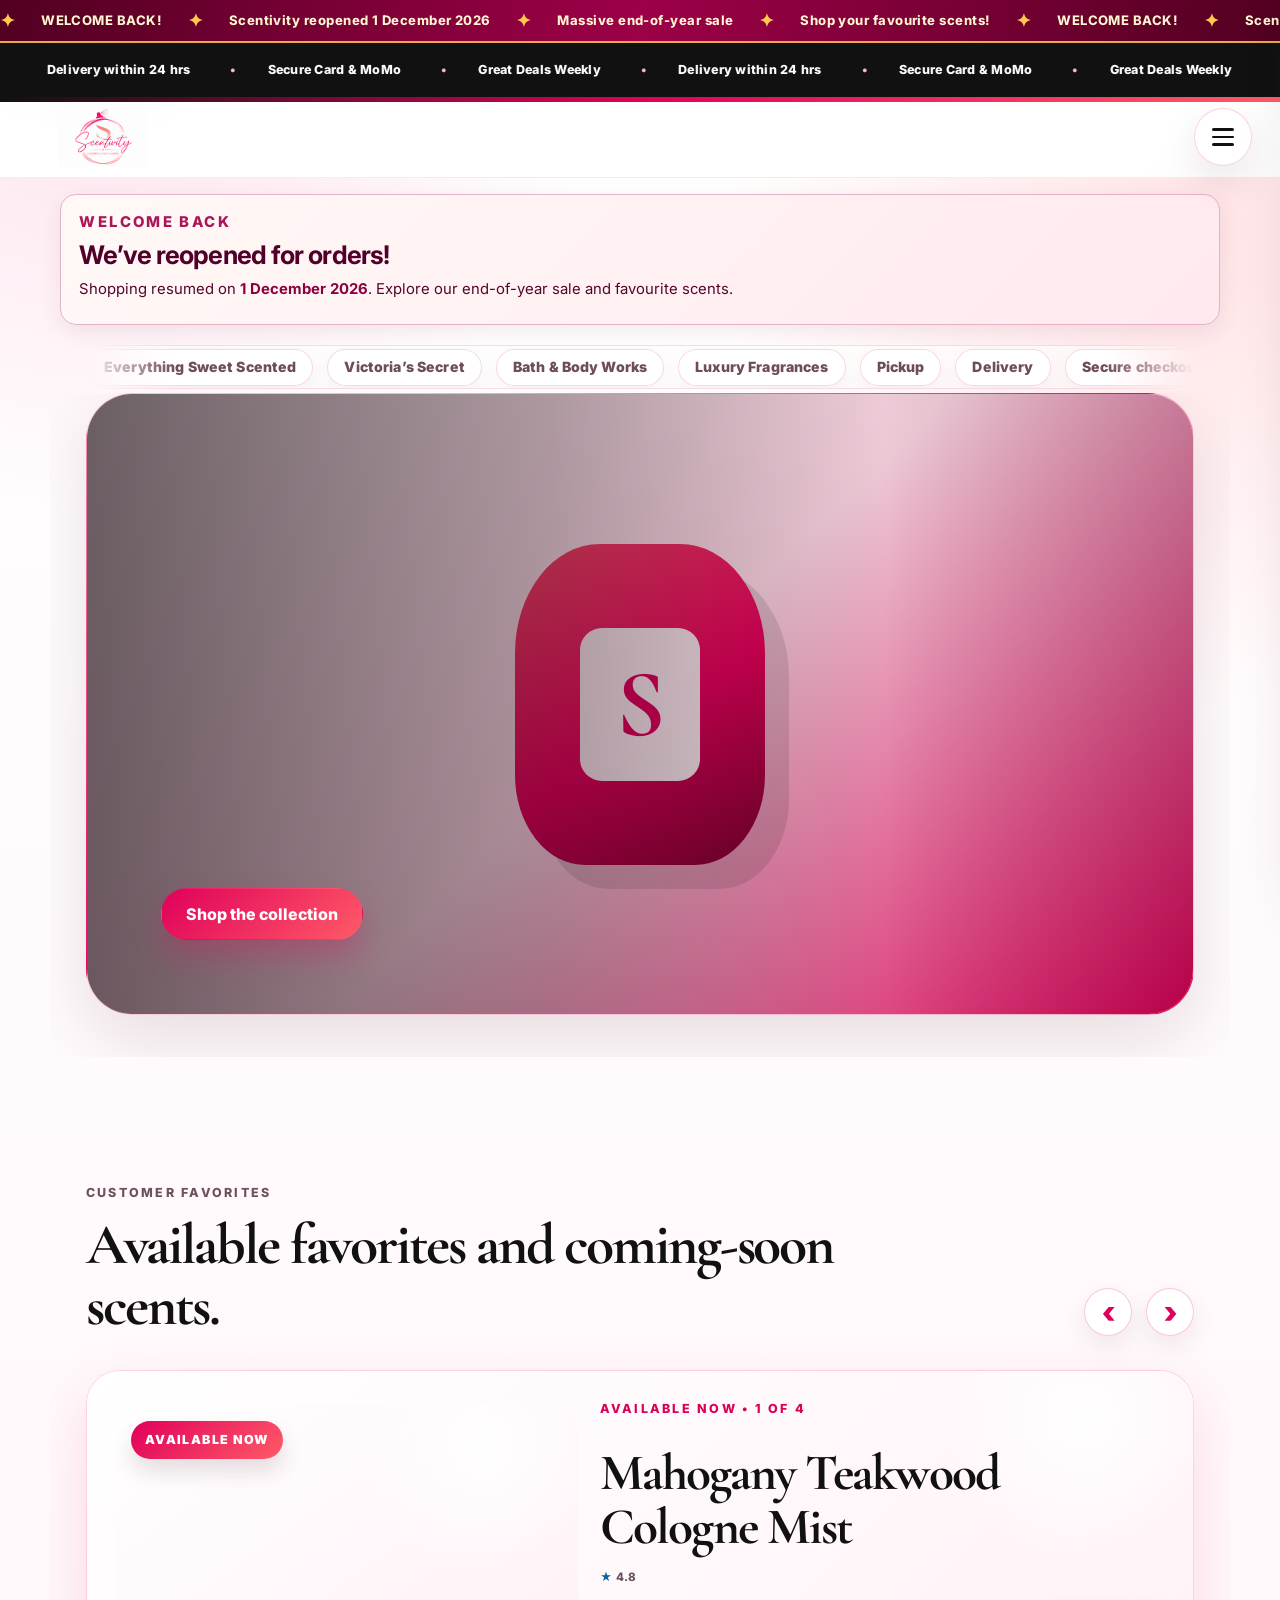
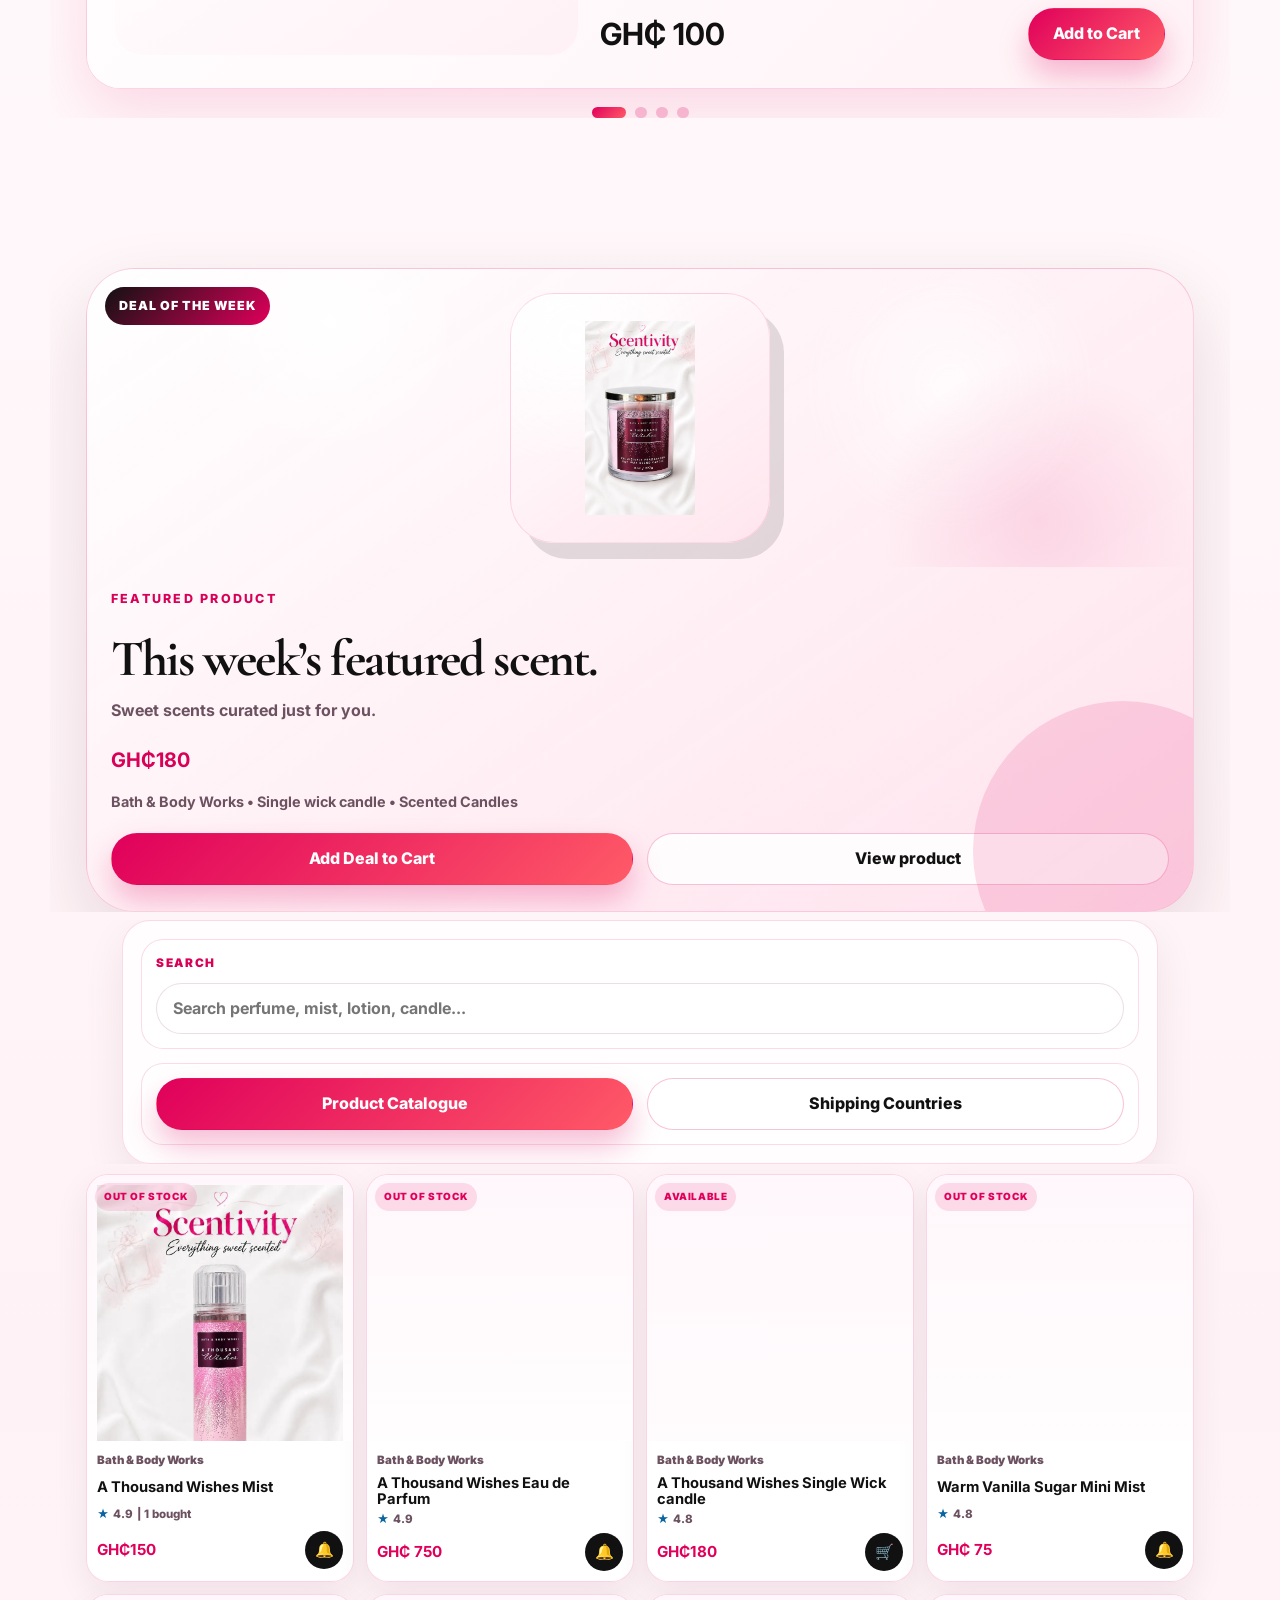
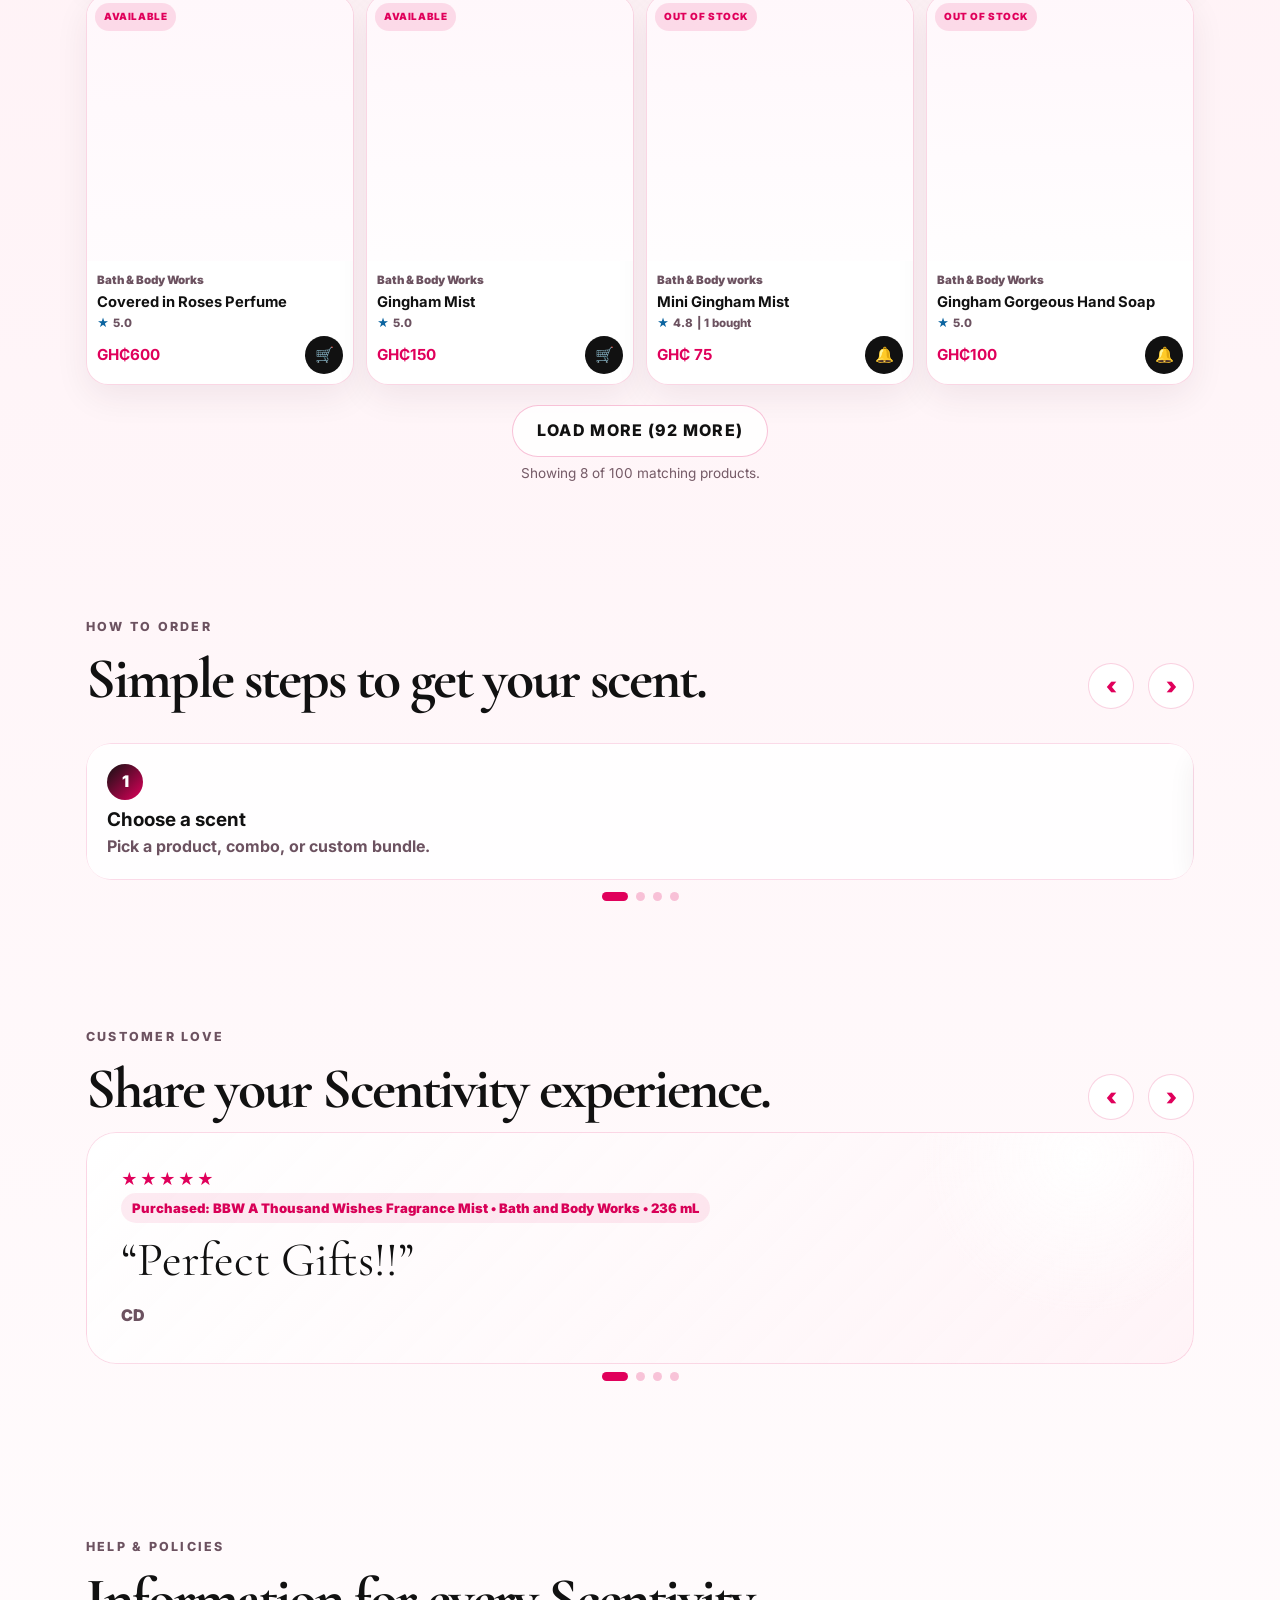
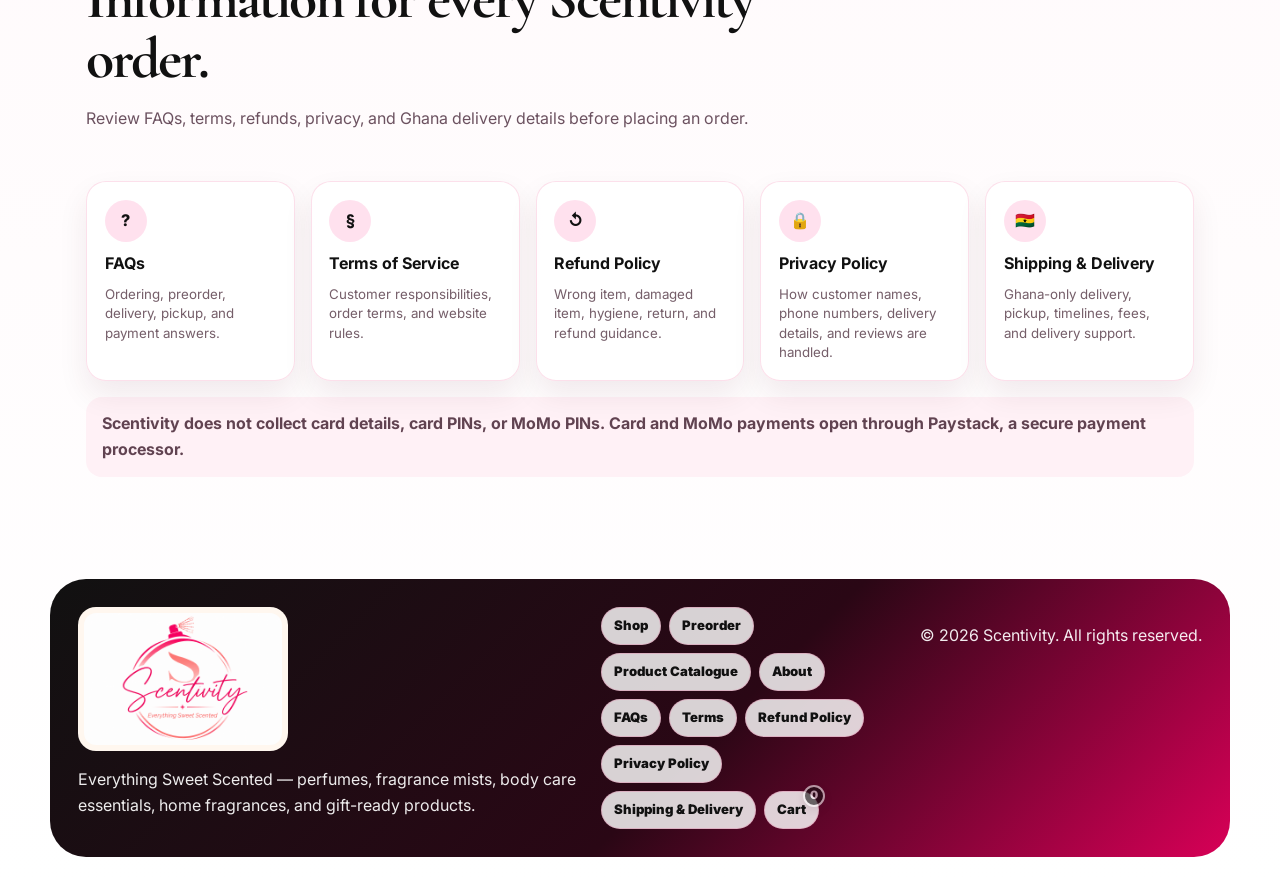
<file: index.html>
<!DOCTYPE html>
<html lang="en">
<head>
  <meta charset="UTF-8" />
  <meta name="viewport" content="width=device-width, initial-scale=1.0" />
  <title>Scentivity | Everything Sweet Scented</title>
  <meta name="description" content="Scentivity is a beauty and fragrance boutique offering Victoria's Secret collection picks, Bath & Body Works collection products, and designer and luxury fragrances." />
  <link rel="icon" href="assets/favicon.svg" type="image/svg+xml" />
  <link rel="preconnect" href="https://fonts.googleapis.com">
  <link rel="preconnect" href="https://fonts.gstatic.com" crossorigin>
  <link href="https://fonts.googleapis.com/css2?family=Cormorant+Garamond:wght@600;700&family=Inter:wght@400;500;600;700;800&display=swap" rel="stylesheet">
  <link rel="stylesheet" href="styles.css?v=ultra-mobile-20260615" />
  <link rel="stylesheet" href="scentivity-cart-count-badge-fix-20260611.css?v=ultra-mobile-20260615" />
  <link rel="stylesheet" href="scentivity-lightweight-mobile-20260615.css?v=ultra-mobile-20260615" />
  <link rel="stylesheet" href="scentivity-mobile-video-startup-20260615.css?v=mobile-video-startup-20260615" />
  <link rel="stylesheet" href="scentivity-promo-marquee-fixed-20260615.css?v=promo-fixed-20260615" />
  <link rel="preload" as="image" href="assets/scentivity-video-poster.svg" fetchpriority="high" />
  <link rel="stylesheet" href="scentivity-holiday-break-2026.css?v=holiday-20261116" />
</head>
<body id="top">

  <div class="top-promo" role="banner">
    <span>Delivery within 24 hrs</span>
    <span>Secure Card & MoMo</span>
    <span>Great Deals Weekly</span>
  </div>
  <header class="site-header" id="top">
    <a href="#top" class="brand" aria-label="Scentivity homepage" data-home-logo="true" data-home-logo="true">
      <img src="assets/scentivity-logo-fused.png" alt="Scentivity logo" decoding="async" />
    </a>

    <button class="header-menu-toggle" id="headerMenuToggle" type="button" aria-label="Open menu" aria-expanded="false">
      <span></span>
      <span></span>
      <span></span>
    </button>

    

  </header>

  <div class="header-menu-panel" id="headerMenuPanel" aria-hidden="true">
      <div class="header-menu-card">
        <button class="header-menu-close perfume-menu-close" id="headerMenuClose" type="button" aria-label="Close menu">×</button>

        <div class="menu-search-wrap">
          <span aria-hidden="true">⌕</span>
          <input id="menuSearchInput" type="search" placeholder="search store....." aria-label="Search Scentivity store" />
        </div>

        <nav class="nav-links perfume-style-menu" aria-label="Main navigation">
          <a href="#products">SHOP</a>
          <button class="nav-preorder-button" id="openPreorderButton" type="button" onclick="window.scentivityCloseHeaderMenu?.();document.getElementById('contactModal')?.classList.add('open');document.getElementById('contactModal')?.setAttribute('aria-hidden','false')">PREORDER</button>
          <button class="nav-catalogue-button" id="openCatalogueButton" type="button" onclick="window.scentivityCloseHeaderMenu?.();document.getElementById('catalogueModal')?.classList.add('open');document.getElementById('catalogueModal')?.setAttribute('aria-hidden','false')">PRODUCT CATALOGUE</button>
          <button class="nav-about-button" id="openAboutButton" type="button" onclick="window.scentivityCloseHeaderMenu?.();document.getElementById('aboutModal')?.classList.add('open');document.getElementById('aboutModal')?.setAttribute('aria-hidden','false')">ABOUT US</button>
                    <button class="nav-feedback-button" id="openFeedbackButton" type="button" onclick="window.scentivityCloseHeaderMenu?.();document.getElementById('feedbackModal')?.classList.add('open');document.getElementById('feedbackModal')?.setAttribute('aria-hidden','false')">WRITE FEEDBACK</button>
          <a href="#help-policies" onclick="window.scentivityCloseHeaderMenu?.()">FAQ & POLICIES</a>
<button class="cart-nav-button" id="cartToggle" data-open-cart="true" type="button" aria-label="Open cart" onclick="window.scentivityCloseHeaderMenu?.();document.getElementById('cartOverlay')?.classList.add('visible');document.getElementById('cartOverlay')?.setAttribute('aria-hidden','false');document.getElementById('cartDrawer')?.classList.add('open');document.getElementById('cartDrawer')?.setAttribute('aria-hidden','false')">CART <span id="cartCount" data-cart-count>0</span></button>
        </nav>
      </div>
    </div>


  <main>

    <section class="section hero-highlights-section" aria-label="Scentivity highlights">
      <div class="trust-row floating-trust-row hero-highlights-marquee" aria-label="Business highlights">
        <div class="hero-highlights-track">
              <span>Everything Sweet Scented</span>
              <span>Victoria’s Secret</span>
              <span>Bath & Body Works</span>
              <span>Luxury Fragrances</span>
              <span>Pickup</span>
              <span>Delivery</span>
              <span>Secure checkout options</span>
              <span>Everything Sweet Scented</span>
              <span>Victoria’s Secret</span>
              <span>Bath & Body Works</span>
              <span>Luxury Fragrances</span>
              <span>Pickup</span>
              <span>Delivery</span>
              <span>Secure checkout options</span>
        </div>
      </div>
    </section>

    <section class="section homepage-video-section" id="homepageVideoSection" aria-label="Scentivity homepage video">
      <div class="homepage-video-card">
        <video id="homepageVideo" class="homepage-video" muted loop playsinline webkit-playsinline preload="metadata" poster="assets/scentivity-video-poster.svg" data-scentivity-lazy-video="true">
          <source src="assets/scentivity-homepage-video.mp4" data-src="assets/scentivity-homepage-video.mp4" type="video/mp4" />
        </video>
        <div class="homepage-video-fallback" aria-hidden="true">
          <div class="video-fallback-bottle"><span>S</span></div>
        </div>
        <div class="homepage-video-overlay">
          <a class="btn primary" href="#products">Shop the collection</a>
        </div>
      </div>
    </section>


    

    

<section class="section homepage-showcase" id="featured-products" aria-label="Customer favorites, recently bought picks, and coming soon products">
      <div class="section-heading split showcase-heading">
        <div>
          <p class="eyebrow">Customer favorites</p>
          <h2>Available favorites and coming-soon scents.</h2>
        </div>
        <div class="showcase-controls" aria-label="Slideshow controls">
          <button class="showcase-arrow" id="showcasePrev" type="button" aria-label="Previous product">‹</button>
          <button class="showcase-arrow" id="showcaseNext" type="button" aria-label="Next product">›</button>
        </div>
      </div>
      <div class="showcase-window">
        <div class="showcase-track" id="homepageProductSlides">
          <article class="showcase-slide active simplified-showcase-slide product-click-card" data-product-key="victoria-s-secret-pure-wonder-fragrance-mist-0" tabindex="0" aria-label="View details for Victoria&#x27;s Secret Pure Wonder Fragrance Mist">
            <div class="showcase-image-wrap">
              <img src="assets/products/citrus-bloom.svg" alt="Victoria&#x27;s Secret Pure Wonder Fragrance Mist" loading="lazy" onerror="this.onerror=null;this.src='assets/scentivity-logo-fused.png';" />
              <span class="showcase-badge available">Available now</span>
            </div>
            <div class="showcase-copy">
              <p class="eyebrow">Available now • 1 of 1</p>
              <h3>Victoria&#x27;s Secret Pure Wonder Fragrance Mist</h3>
              <div class="compact-product-meta showcase-quick-meta">
                <span class="star-rating-symbol">★</span>
                <span>4.9</span>
                <span>| 20 reviews</span>
                <span>| 8 bought</span>
              </div>
              <div class="showcase-bottom">
                <strong>GH₵250</strong>
                <button class="btn primary add-to-cart" type="button" data-product-key="victoria-s-secret-pure-wonder-fragrance-mist-0">Add to Cart</button>
              </div>
            </div>
          </article>
        </div>
      </div>
      <div class="showcase-dots" id="homepageProductDots" aria-label="Slideshow pagination"></div>
    </section>

    <section class="section deal-of-week-section" id="deal-of-week">
      <div class="hero-card hero-deal-card" id="dealOfWeekCard" aria-label="Deal of the Week">
        <div class="deal-week-visual">
          <span class="deal-tag">Deal of the Week</span>
          <div class="deal-bottle-mini">
            <div class="bottle-cap"></div>
            <div class="bottle-neck"></div>
            <div class="bottle-body">
              <img class="bottle-logo" src="assets/scentivity-logo-fused.png" alt="Scentivity business logo" />
            </div>
          </div>
        </div>
        <div class="deal-week-content">
          <p class="eyebrow">Limited offer</p>
          <h2>Bundle your favorites and save.</h2>
          <p>Fresh picks. Sweet savings.</p>
          <a class="btn primary" href="#comboDeals">Shop deal</a>
        </div>
      </div>
    </section>

<section class="section products-section" id="products">


      


<section class="section quick-shop-controls" id="quickShop" aria-label="Search products and open product catalogue">
      <div class="filter-panel quick-search-only" aria-label="Product search">
        <div>
          <span>Search</span>
          <input class="product-search" id="productSearch" type="search" placeholder="Search perfume, mist, lotion, candle..." />
        </div>
        <div class="quick-action-buttons">
          <button class="btn primary" id="openCatalogueButtonQuick" type="button" onclick="document.getElementById('catalogueModal')?.classList.add('open');document.getElementById('catalogueModal')?.setAttribute('aria-hidden','false')">Product Catalogue</button>
          <button class="btn ghost" id="openShippingButtonQuick" type="button" onclick="document.getElementById('shippingModal')?.classList.add('open');document.getElementById('shippingModal')?.setAttribute('aria-hidden','false')">Shipping Countries</button>
        </div>
      </div>
    </section>

      <div class="mobile-shop-bar" aria-label="Mobile shop search">
        <button type="button" data-scroll-search="Victoria">Victoria’s Secret</button>
        <button type="button" data-scroll-search="Bath">Bath & Body Works</button>
        <button type="button" data-scroll-search="Luxury">Luxury</button>
      </div>
<div class="product-grid" id="productGrid" aria-live="polite"></div>
      <div class="product-load-more-wrap" id="productLoadMoreWrap" aria-live="polite">
        <button class="btn ghost product-load-more-button" id="productLoadMoreButton" type="button" hidden>LOAD MORE</button>
        <p class="product-load-more-note" id="productLoadMoreNote"></p>
      </div>
    </section>

    
    <section class="section combo-before-order-section hidden" aria-label="Combo deals before how to order">
      <div class="combo-deals" id="comboDeals" aria-label="Scentivity combo deals">
        <div class="combo-heading">
          <div>
            <p class="eyebrow">Combo deals</p>
            <h3>Save more with curated scent bundles.</h3>
            <p>Pick a discounted combo, add it to cart, and checkout the same way as regular products.</p>
          </div>
        </div>
        <div class="combo-grid" id="comboGrid" aria-live="polite"></div>

        <div class="bundle-builder" id="bundleBuilder" aria-label="Build your own Scentivity bundle">
          <div class="bundle-builder-heading">
            <div>
              <p class="eyebrow">Build your own bundle</p>
              <h3>Create your own discounted combo.</h3>
              <p>Select at least two available products, then add your custom bundle to cart. The discount is applied automatically.</p>
            </div>
            <div class="bundle-discount-note">
              <strong>Bundle discount</strong>
              <span>2 items: 5% off • 3+ items: 10% off</span>
            </div>
          </div>
          <div class="bundle-builder-grid" id="bundleBuilderGrid" aria-live="polite"></div>
          <div class="bundle-builder-summary" id="bundleBuilderSummary">
            <span>Select 2 or more products to build a bundle.</span>
            <button class="btn primary" id="addBuiltBundleToCart" type="button" disabled>Add Built Bundle to Cart</button>
          </div>
        </div>

      </div>
    </section>




<section class="section order order-slider-section" id="order">
      <div class="section-heading split">
        <div>
          <p class="eyebrow">How to order</p>
          <h2>Simple steps to get your scent.</h2>
        </div>
        <div class="order-controls" aria-label="How to order slideshow controls">
          <button class="order-arrow" id="orderPrev" type="button" aria-label="Previous step">‹</button>
          <button class="order-arrow" id="orderNext" type="button" aria-label="Next step">›</button>
        </div>
      </div>
      <div class="order-slider" aria-live="polite">
        <div class="order-track" id="orderSlides">
          <article>
            <span>1</span>
            <h3>Choose a scent</h3>
            <p>Pick a product, combo, or custom bundle.</p>
          </article>
          <article>
            <span>2</span>
            <h3>Add to cart</h3>
            <p>Review your items and total before checkout.</p>
          </article>
          <article>
            <span>3</span>
            <h3>Choose payment</h3>
            <p>Use Card or MoMo.</p>
          </article>
          <article>
            <span>4</span>
            <h3>Receive order</h3>
            <p>Scentivity prepares pickup or delivery.</p>
          </article>
        </div>
      </div>
      <div class="order-dots" id="orderDots" aria-label="How to order pagination"></div>
    </section>


    
    


<section class="section testimonials" id="testimonials">
      <div class="section-heading split">
        <div>
          <p class="eyebrow">Customer Love</p>
          <h2>Share your Scentivity experience.</h2>
          
        </div>
        <div class="testimonial-controls" aria-label="Review slideshow controls">
          <button class="testimonial-arrow" id="testimonialPrev" type="button" aria-label="Previous review">‹</button>
          <button class="testimonial-arrow" id="testimonialNext" type="button" aria-label="Next review">›</button>
        </div>
      </div>

      <div class="testimonial-slider" aria-live="polite">
        <div class="testimonial-track" id="testimonialSlides"></div>
      </div>
      <div class="testimonial-dots" id="testimonialDots" aria-label="Review slideshow pagination"></div>

      

    </section>

    <section class="section compliance-section" id="help-policies" aria-label="Scentivity help and policies">
      <div class="section-heading split">
        <div>
          <p class="eyebrow">Help & policies</p>
          <h2>Information for every Scentivity order.</h2>
          <p class="compliance-intro">Review FAQs, terms, refunds, privacy, and Ghana delivery details before placing an order.</p>
        </div>
      </div>
      <div class="policy-card-grid">
        <a class="policy-card" href="faq.html">
          <span>?</span>
          <strong>FAQs</strong>
          <small>Ordering, preorder, delivery, pickup, and payment answers.</small>
        </a>
        <a class="policy-card" href="terms-of-service.html">
          <span>§</span>
          <strong>Terms of Service</strong>
          <small>Customer responsibilities, order terms, and website rules.</small>
        </a>
        <a class="policy-card" href="refund-policy.html">
          <span>↺</span>
          <strong>Refund Policy</strong>
          <small>Wrong item, damaged item, hygiene, return, and refund guidance.</small>
        </a>
        <a class="policy-card" href="privacy-policy.html">
          <span>🔒</span>
          <strong>Privacy Policy</strong>
          <small>How customer names, phone numbers, delivery details, and reviews are handled.</small>
        </a>
        <a class="policy-card" href="shipping-delivery-policy.html">
          <span>🇬🇭</span>
          <strong>Shipping & Delivery</strong>
          <small>Ghana-only delivery, pickup, timelines, fees, and delivery support.</small>
        </a>
      </div>
      <p class="policy-security-note">Scentivity does not collect card details, card PINs, or MoMo PINs. Card and MoMo payments open through Paystack, a secure payment processor.</p>
    </section>
  </main>

  
  <div class="modal-overlay" id="feedbackModal" aria-hidden="true">
    <div class="feedback-modal" role="dialog" aria-modal="true" aria-labelledby="feedbackModalTitle">
      <button class="modal-close" id="closeFeedbackModal" type="button" aria-label="Close feedback form">×</button>
      <div class="modal-heading">
        <p class="eyebrow">Write feedback</p>
        <h2 id="feedbackModalTitle">Tell us what you think.</h2>
      </div>
      <form class="feedback-form" name="customer-feedback" method="POST" action="/.netlify/functions/submit-feedback" data-netlify="true" netlify-honeypot="bot-field" id="customerFeedbackForm">
        <input type="hidden" name="form-name" value="customer-feedback" />
        <p class="hidden">
          <label>Do not fill this out if you are human: <input name="bot-field" /></label>
        </p>
<label>
          Name
          <input type="text" name="name" placeholder="Your name" required />
        </label>
        <label>
          Rating
          <select name="rating" required>
            <option value="5">★★★★★ 5 stars</option>
            <option value="4">★★★★ 4 stars</option>
            <option value="3">★★★ 3 stars</option>
            <option value="2">★★ 2 stars</option>
            <option value="1">★ 1 star</option>
          </select>
        </label>
        <fieldset class="feedback-products-field">
          <legend>Products purchased</legend>
          <button class="feedback-products-toggle" id="toggleFeedbackProducts" type="button" aria-expanded="false" aria-controls="feedbackProductChoices">
            <span>Select products purchased</span>
            <strong id="feedbackProductCount">0 selected</strong>
          </button>
          <div class="feedback-product-choices" id="feedbackProductChoices" aria-live="polite" hidden></div>
          <input type="hidden" name="productsPurchased" id="feedbackProductsPurchased" required />
        </fieldset>
        <label>
          Feedback
          <textarea name="message" rows="4" placeholder="Write your feedback here..." required></textarea>
        </label>
        <button class="btn primary" type="submit">Submit Feedback</button>
      </form>
    </div>
  </div>

<div class="modal-overlay" id="aboutModal" aria-hidden="true">
    <div class="about-modal" role="dialog" aria-modal="true" aria-labelledby="aboutModalTitle">
      <button class="modal-close" id="closeAboutModal" type="button" aria-label="Close about Scentivity" onclick="document.getElementById('aboutModal')?.classList.remove('open');document.getElementById('aboutModal')?.setAttribute('aria-hidden','true')">×</button>
      <div class="about-modal-logo">
        <img src="assets/scentivity-logo-fused.png" alt="Scentivity business logo" loading="lazy" decoding="async" />
      </div>
      <p class="eyebrow">About Scentivity</p>
      <h2 id="aboutModalTitle">Where beauty meets memory.</h2>
      <p>Scentivity helps customers discover sweet, elegant fragrances and body-care products that match their mood, lifestyle, and special occasions. From everyday freshness to memorable gifts, every item is selected to feel beautiful, personal, and unforgettable.</p>
      <div class="check-list">
        <p>✓ Perfumes, fragrance mists, body care essentials, home fragrances, candles, room sprays, and car fragrances</p>
        <p>✓ Product requests, WhatsApp support, and Instagram updates</p>
        <p>✓ Easy cart checkout with pickup, delivery, combo discounts, and Card/MoMo payment</p>
      </div>
    </div>
  </div>


  <div class="modal-overlay contact-modal-overlay" id="contactModal" aria-hidden="true">
    <div class="contact-modal" role="dialog" aria-modal="true" aria-labelledby="contactModalTitle">
      <button class="modal-close" id="closeContactModal" type="button" aria-label="Close contact and preorder" onclick="document.getElementById('contactModal')?.classList.remove('open');document.getElementById('contactModal')?.setAttribute('aria-hidden','true')">×</button>
      <div class="contact-modal-content">
        <div class="contact-copy">
        <p class="eyebrow">Contact</p>
        <h2>Ready to smell unforgettable?</h2>
        <p>Need help choosing a fragrance, arranging pickup, confirming delivery, or asking about availability? Contact Scentivity by WhatsApp, email, or Instagram.</p>
        <div class="contact-methods" aria-label="Scentivity contact details">
          <a class="contact-card highlight" href="https://wa.me/233534584470?text=Hello%20Scentivity%2C%20I%20would%20like%20to%20send%20a%20product%20request." target="_blank" rel="noreferrer">
            <span class="contact-icon whatsapp-icon" aria-hidden="true">
              <svg viewBox="0 0 32 32" focusable="false" role="img">
                <path d="M16.04 3.2A12.72 12.72 0 0 0 5.21 22.6L3.6 28.8l6.35-1.66a12.69 12.69 0 0 0 6.09 1.55h.01A12.75 12.75 0 0 0 16.04 3.2Zm0 23.3h-.01a10.47 10.47 0 0 1-5.34-1.46l-.38-.23-3.76.99 1-3.67-.25-.38A10.52 10.52 0 1 1 16.04 26.5Zm5.77-7.88c-.32-.16-1.87-.92-2.16-1.03-.29-.11-.5-.16-.71.16-.21.32-.82 1.03-1.01 1.24-.18.21-.37.24-.69.08-.32-.16-1.35-.5-2.57-1.58-.95-.85-1.59-1.9-1.78-2.22-.18-.32-.02-.49.14-.65.14-.14.32-.37.48-.56.16-.19.21-.32.32-.53.11-.21.05-.4-.03-.56-.08-.16-.71-1.72-.98-2.36-.26-.62-.52-.54-.71-.55h-.61c-.21 0-.56.08-.85.4-.29.32-1.11 1.09-1.11 2.65s1.14 3.07 1.3 3.28c.16.21 2.24 3.42 5.43 4.79.76.33 1.35.52 1.81.67.76.24 1.46.21 2.01.13.61-.09 1.87-.76 2.13-1.5.26-.74.26-1.37.18-1.5-.08-.13-.29-.21-.61-.37Z"/>
              </svg>
            </span>
            <span><strong>WhatsApp orders</strong><small>053 458 4470</small></span>
          </a>
          <a class="contact-card" href="#">
            <span class="contact-icon">✉</span>
            <span><strong>Email</strong><small>scentivitygh@gmail.com</small></span>
          </a>
          <a class="contact-card" href="https://instagram.com/scentivity" target="_blank" rel="noreferrer">
            <span class="contact-icon">◎</span>
            <span><strong>Instagram</strong><small>@scentivity</small></span>
          </a>
        </div>
        <p class="contact-note">For cart orders, use the checkout panel. For unavailable products or special fragrance requests, use the preorder form.</p>
      </div>
      <div class="preorder-card" id="preorder" aria-label="Preorder and fragrance request">
        <form id="emailRequestForm" name="preorder-request" class="contact-form preorder-form">
          <p class="eyebrow">Preorder</p>
          <h3>Missing your favorite fragrance?</h3>
          <p class="form-intro">Let us know and we’ll notify you the moment it becomes available.</p>
          <label>
            Name
            <input type="text" name="name" placeholder="Your name" required />
          </label>
          <label>
            Fragrance request
            <textarea name="message" rows="5" placeholder="Tell us the product name, brand, size, quantity, pickup/delivery preference, address if delivery is needed, or any question you have." required></textarea>
          </label>
          <button class="btn primary" type="submit">Send Request on WhatsApp</button>
          <p class="cart-small-note preorder-whatsapp-note">This request opens WhatsApp so Scentivity can respond faster.</p>
        </form>
      </div>
      </div>
    </div>
  </div>


  <div class="modal-overlay catalogue-modal-overlay" id="catalogueModal" aria-hidden="true">
    <div class="catalogue-modal" role="dialog" aria-modal="true" aria-labelledby="catalogueModalTitle">
      <button class="modal-close" id="closeCatalogueModal" type="button" aria-label="Close product catalogue" onclick="document.getElementById('catalogueModal')?.classList.remove('open');document.getElementById('catalogueModal')?.setAttribute('aria-hidden','true')">×</button>
      <p class="eyebrow">Product Catalogue</p>
      <h2 id="catalogueModalTitle">Browse Scentivity by collection and fragrance type.</h2>
      <p class="catalogue-intro">Use the catalogue buttons to filter products. Combos opens the discount bundle section.</p>
      <div class="catalogue-filter-panel">
        <div>
          <span>PRODUCT CATALOGUE</span>
          <div class="filter-controls catalogue-category-controls" id="mainCategoryFilters"></div>
        </div>
        <div>
          <span>FRAGRANCE / CARE TYPE</span>
          <div class="filter-controls subcategory-controls catalogue-subcategory-controls" id="subCategoryFilters"></div>
        </div>
      </div>
    </div>
  </div>


  <div class="modal-overlay shipping-modal-overlay" id="shippingModal" aria-hidden="true">
    <div class="shipping-modal" role="dialog" aria-modal="true" aria-labelledby="shippingModalTitle">
      <button class="modal-close" id="closeShippingModal" type="button" aria-label="Close shipping countries" onclick="document.getElementById('shippingModal')?.classList.remove('open');document.getElementById('shippingModal')?.setAttribute('aria-hidden','true')">×</button>
      <p class="eyebrow">Shipping Countries</p>
      <h2 id="shippingModalTitle">Where Scentivity can currently ship.</h2>
      <p class="shipping-intro">For now, online delivery checkout is available only within Ghana. For other countries, leave your details through Contact and we will notify you when shipping becomes available.</p>
      <div class="shipping-country-list">
        <article class="available">
          <strong>Ghana</strong>
          <span>Available now</span>
          <p>Delivery is currently available in Ghana. Delivery fee will be determined after checkout based on your location.</p>
        </article>
        <article>
          <strong>Nigeria</strong>
          <span>Not available yet</span>
          <p>Sorry, we can’t ship to this country now. When available, we will notify you. Enter your details in Contact.</p>
        </article>
        <article>
          <strong>United States</strong>
          <span>Not available yet</span>
          <p>Sorry, we can’t ship to this country now. When available, we will notify you. Enter your details in Contact.</p>
        </article>
        <article>
          <strong>United Kingdom</strong>
          <span>Not available yet</span>
          <p>Sorry, we can’t ship to this country now. When available, we will notify you. Enter your details in Contact.</p>
        </article>
        <article>
          <strong>Canada</strong>
          <span>Not available yet</span>
          <p>Sorry, we can’t ship to this country now. When available, we will notify you. Enter your details in Contact.</p>
        </article>
        <article>
          <strong>Other countries</strong>
          <span>Coming later</span>
          <p>Sorry, we can’t ship outside Ghana now. When available, we will notify you. Enter your details in Contact.</p>
        </article>
      </div>
      <button class="btn primary" type="button" onclick="document.getElementById('shippingModal')?.classList.remove('open');document.getElementById('shippingModal')?.setAttribute('aria-hidden','true');document.getElementById('contactModal')?.classList.add('open');document.getElementById('contactModal')?.setAttribute('aria-hidden','false')">Enter details in Contact</button>
    </div>
  </div>

  <div class="cart-overlay" id="cartOverlay" aria-hidden="true"></div>
  <aside class="cart-drawer" id="cartDrawer" aria-hidden="true" aria-label="Shopping cart and checkout">
    <div class="cart-header">
      <div>
        <p class="eyebrow">Your cart</p>
        <h2>Checkout</h2>
      </div>
      <button class="cart-close" id="closeCart" type="button" aria-label="Close cart">×</button>
    </div>

    <p class="cart-empty" id="cartEmptyMessage">Your cart is empty. Add products from the Shop section.</p>
    <div class="cart-items" id="cartItems"></div>

    <div class="cart-summary cart-totals">
      <div class="cart-total-line cart-grand-total">
        <span>Total</span>
        <strong id="cartTotal">GH₵0</strong>
      </div>
    </div>
    <p class="cart-small-note delivery-fee-note">Delivery fee applies to delivery orders and will be determined after checkout based on your location.</p>

    <form class="checkout-form" id="checkoutForm">
      <h3>Buyer information</h3>
      <label>
        Full name
        <input type="text" name="customerName" placeholder="Your full name" required />
      </label>
      <label>
        Phone / WhatsApp number
        <input type="tel" name="customerPhone" placeholder="053 000 0000" required />
      </label>

      <fieldset class="checkout-options fulfillment-options">
        <legend>Pickup or delivery</legend>
        <div class="fulfillment-choice-row">
          <label class="fulfillment-choice"><input type="radio" name="fulfillment" value="delivery" checked /> <span>Delivery</span></label>
          <label class="fulfillment-choice"><input type="radio" name="fulfillment" value="pickup" /> <span>Pickup</span></label>
        </div>
      </fieldset>

      <div id="deliveryFields" class="delivery-fields">
<label>
          Delivery address
          <textarea name="deliveryAddress" rows="3" placeholder="Enter delivery address, area, landmark, city, and any useful directions"></textarea>
        </label>
      </div>
<label>
        Payment method
        <select name="paymentMethod" id="paymentMethod" required>
          <option value="card">Card</option>
          <option value="momo">MoMo</option>
        </select>
      </label>

      <label>
        Extra notes
        <textarea name="orderNotes" rows="3" placeholder="Any special request, scent preference, gift note, delivery time, etc."></textarea>
      </label>

      <button class="btn primary checkout-submit" type="submit">Proceed to Checkout</button>
      <p class="payment-status" id="paymentStatus" aria-live="polite"></p>
      <p class="payment-security-note">Scentivity does not collect card details, card PINs, or MoMo PINs on this website. Card and MoMo payments open through Paystack, a secure payment processor.</p>
    </form>
  </aside>


  <footer class="site-footer">
    <div class="footer-brand">
      <img src="assets/scentivity-logo-fused.png" alt="Scentivity logo" decoding="async" />
      <p>Everything Sweet Scented — perfumes, fragrance mists, body care essentials, home fragrances, and gift-ready products.</p>
    </div>
    <nav class="footer-nav" aria-label="Footer navigation">
      <a href="#products">Shop</a>
      <button class="nav-preorder-button" type="button" onclick="document.getElementById('contactModal')?.classList.add('open');document.getElementById('contactModal')?.setAttribute('aria-hidden','false')">Preorder</button>
      <button class="nav-catalogue-button" type="button" onclick="document.getElementById('catalogueModal')?.classList.add('open');document.getElementById('catalogueModal')?.setAttribute('aria-hidden','false')">Product Catalogue</button>
      <button class="nav-about-button" type="button" onclick="document.getElementById('aboutModal')?.classList.add('open');document.getElementById('aboutModal')?.setAttribute('aria-hidden','false')">About</button>
      <a href="faq.html">FAQs</a>
      <a href="terms-of-service.html">Terms</a>
      <a href="refund-policy.html">Refund Policy</a>
      <a href="privacy-policy.html">Privacy Policy</a>
      <a href="shipping-delivery-policy.html">Shipping & Delivery</a>
      <button class="cart-nav-button" id="cartToggleFooter" data-open-cart="true" type="button" aria-label="Open cart">Cart <span id="cartCountFooter" data-cart-count>0</span></button>
    </nav>
    <p class="copyright">© <span id="year"></span> Scentivity. All rights reserved.</p>
  </footer>

  <button class="back-to-top" id="backToTop" type="button" aria-label="Move back to the top of the page">↑</button>

  <script src="script.js?v=ultra-mobile-20260615" defer></script>
  <script src="scentivity-mobile-video-startup-20260615.js?v=mobile-video-startup-20260615" defer></script>
  <script src="scentivity-image-video-speed-20260805.js?v=speed-boost-20260805" defer></script>
<noscript>
    <div style="position:fixed;left:1rem;right:1rem;bottom:1rem;z-index:9999;background:#fff0f6;border:1px solid #e0005b;border-radius:14px;padding:12px;font-weight:700;color:#330014;">
      JavaScript is required for the Scentivity product slideshow, filters, and cart. Please enable JavaScript.
    </div>
  </noscript>


  <nav class="mobile-bottom-nav" aria-label="Mobile quick navigation">
    <a href="#products" aria-label="Shop products">
      <span>⌕</span>
      <small>Shop</small>
    </a>
    <a href="#featured-products" aria-label="Customer favorites">
      <span>❤</span>
      <small>Favorites</small>
    </a>
    <button type="button" id="mobileCartButton" data-open-cart="true" aria-label="Open cart">
      <span>🛒</span>
      <small>Cart</small>
      <b id="mobileCartCount" data-cart-count>0</b>
    </button>
    <button type="button" id="mobileContactButton" aria-label="Contact Scentivity" onclick="document.getElementById('contactModal')?.classList.add('open');document.getElementById('contactModal')?.setAttribute('aria-hidden','false')"><span>☎</span><small>Contact</small></button>
  </nav>


  <script>
    (() => {
      const panel = document.getElementById('headerMenuPanel');
      const toggle = document.getElementById('headerMenuToggle');
      const closeButton = document.getElementById('headerMenuClose');

      const setMenuOpen = (isOpen) => {
        if (!panel || !toggle) return;
        panel.classList.toggle('open', isOpen);
        panel.setAttribute('aria-hidden', String(!isOpen));
        toggle.setAttribute('aria-expanded', String(isOpen));
        document.body.classList.toggle('header-menu-open', isOpen);
      };

      toggle?.addEventListener('click', () => setMenuOpen(true));
      closeButton?.addEventListener('click', () => setMenuOpen(false));
      panel?.addEventListener('click', (event) => {
        if (event.target === panel) setMenuOpen(false);
      });
      panel?.querySelectorAll('a, button:not(#headerMenuClose)').forEach((item) => {
        item.addEventListener('click', () => setMenuOpen(false));
      });
      document.addEventListener('keydown', (event) => {
        if (event.key === 'Escape') setMenuOpen(false);
      });
    })();
  </script>


  <script>
    (() => {
      const menuSearchInput = document.getElementById('menuSearchInput');
      const panel = document.getElementById('headerMenuPanel');
      const toggle = document.getElementById('headerMenuToggle');

      const closeMenu = () => {
        panel?.classList.remove('open');
        panel?.setAttribute('aria-hidden', 'true');
        toggle?.setAttribute('aria-expanded', 'false');
        document.body.classList.remove('header-menu-open');
      };

      menuSearchInput?.addEventListener('keydown', (event) => {
        if (event.key !== 'Enter') return;
        const value = menuSearchInput.value.trim();
        const productSearch = document.getElementById('productSearch');
        if (productSearch && value) {
          productSearch.value = value;
          productSearch.dispatchEvent(new Event('input', { bubbles: true }));
        }
        closeMenu();
        document.getElementById('products')?.scrollIntoView({ behavior: 'smooth', block: 'start' });
      });
    })();
  </script>


  <script>
    (() => {
      const panel = document.getElementById('headerMenuPanel');
      const toggle = document.getElementById('headerMenuToggle');

      window.scentivityCloseHeaderMenu = () => {
        panel?.classList.remove('open');
        panel?.setAttribute('aria-hidden', 'true');
        toggle?.setAttribute('aria-expanded', 'false');
        document.body.classList.remove('header-menu-open');
      };

      const closeModal = (modalId) => {
        const modal = document.getElementById(modalId);
        modal?.classList.remove('open');
        modal?.setAttribute('aria-hidden', 'true');
      };

      const closeCart = () => {
        document.getElementById('cartOverlay')?.classList.remove('visible');
        document.getElementById('cartOverlay')?.setAttribute('aria-hidden', 'true');
        document.getElementById('cartDrawer')?.classList.remove('open');
        document.getElementById('cartDrawer')?.setAttribute('aria-hidden', 'true');
      };

      document.getElementById('closeAboutModal')?.addEventListener('click', () => closeModal('aboutModal'));
      document.getElementById('closeContactModal')?.addEventListener('click', () => closeModal('contactModal'));
      document.getElementById('closeCatalogueModal')?.addEventListener('click', () => closeModal('catalogueModal'));
      document.getElementById('closeShippingModal')?.addEventListener('click', () => closeModal('shippingModal'));
      document.getElementById('closeCart')?.addEventListener('click', closeCart);
      document.getElementById('cartOverlay')?.addEventListener('click', closeCart);

      document.addEventListener('keydown', (event) => {
        if (event.key !== 'Escape') return;
        window.scentivityCloseHeaderMenu?.();
        closeModal('aboutModal');
        closeModal('contactModal');
        closeModal('catalogueModal');
        closeModal('shippingModal');
        closeCart();
      });
    })();
  </script>


  <script>
    (() => {
      const menuButton = document.getElementById('headerMenuToggle');
      const panel = document.getElementById('headerMenuPanel');
      if (!menuButton || !panel) return;

      const openMenuFast = (event) => {
        if (event) {
          event.preventDefault();
          event.stopPropagation();
        }
        panel.classList.add('open');
        panel.setAttribute('aria-hidden', 'false');
        menuButton.setAttribute('aria-expanded', 'true');
        document.body.classList.add('header-menu-open');
      };

      menuButton.addEventListener('pointerup', openMenuFast, { passive: false });
      menuButton.addEventListener('touchend', openMenuFast, { passive: false });
    })();
  </script>


  <script>
    (() => {
      const feedbackModal = document.getElementById('feedbackModal');
      const closeFeedback = () => {
        feedbackModal?.classList.remove('open');
        feedbackModal?.setAttribute('aria-hidden', 'true');
      };

      document.getElementById('openFeedbackButton')?.addEventListener('click', () => {
        window.scentivityCloseHeaderMenu?.();
        feedbackModal?.classList.add('open');
        feedbackModal?.setAttribute('aria-hidden', 'false');
      });

      document.getElementById('closeFeedbackModal')?.addEventListener('click', closeFeedback);
      feedbackModal?.addEventListener('click', (event) => {
        if (event.target === feedbackModal) closeFeedback();
      });

      document.addEventListener('keydown', (event) => {
        if (event.key === 'Escape') closeFeedback();
      });
    })();
  </script>

  <script>
    (() => {
      const scrollToHelpPolicies = () => {
        if (window.location.hash !== '#help-policies') return;
        const section = document.getElementById('help-policies');
        if (!section) return;
        section.scrollIntoView({ behavior: 'smooth', block: 'start' });
      };

      window.addEventListener('hashchange', scrollToHelpPolicies);
      window.addEventListener('load', () => {
        scrollToHelpPolicies();
        setTimeout(scrollToHelpPolicies, 250);
        setTimeout(scrollToHelpPolicies, 900);
      });
    })();
  </script>
  <script src="scentivity-promo-marquee-fixed-20260615.js?v=promo-fixed-20260615" defer></script>
  <script src="scentivity-cart-count-badge-instant-20260615.js?v=instant-cart-20260615" defer></script>
  <script src="scentivity-feedback-products-site-only-v3-20260616.js?v=site-products-name-only-20260616" defer></script>
  <script src="scentivity-product-page-image-fix-20260616.js?v=product-image-fix-v2-20260619" defer></script>
  <script src="scentivity-purchase-count-display-20260806.js?v=hide-zero-bought-20260807" defer></script>
  <script src="scentivity-stock-cart-limit-20260805.js?v=stock-limit-v2-20260805" defer></script>
  <script src="scentivity-stock-safe-checkout-20260805.js?v=auto-stock-limit-20260805" defer></script>
  <script src="scentivity-clear-cart-after-checkout-20260808.js?v=clear-cart-20260808" defer></script>
  <script src="scentivity-mobile-media-cart-fix-20260810.js?v=mobile-media-cart-20260810" defer></script>
  <script src="scentivity-floating-cart-desktop-tablet-20260810.js?v=persistent-cart-hotfix-20260810b" defer></script>
  <script src="scentivity-checkout-cart-images-fix-20260810.js?v=cart-images-20260810" defer></script>
  <script src="scentivity-holiday-break-2026.js?v=holiday-20261116" defer></script>
</body>
</html>
</file>
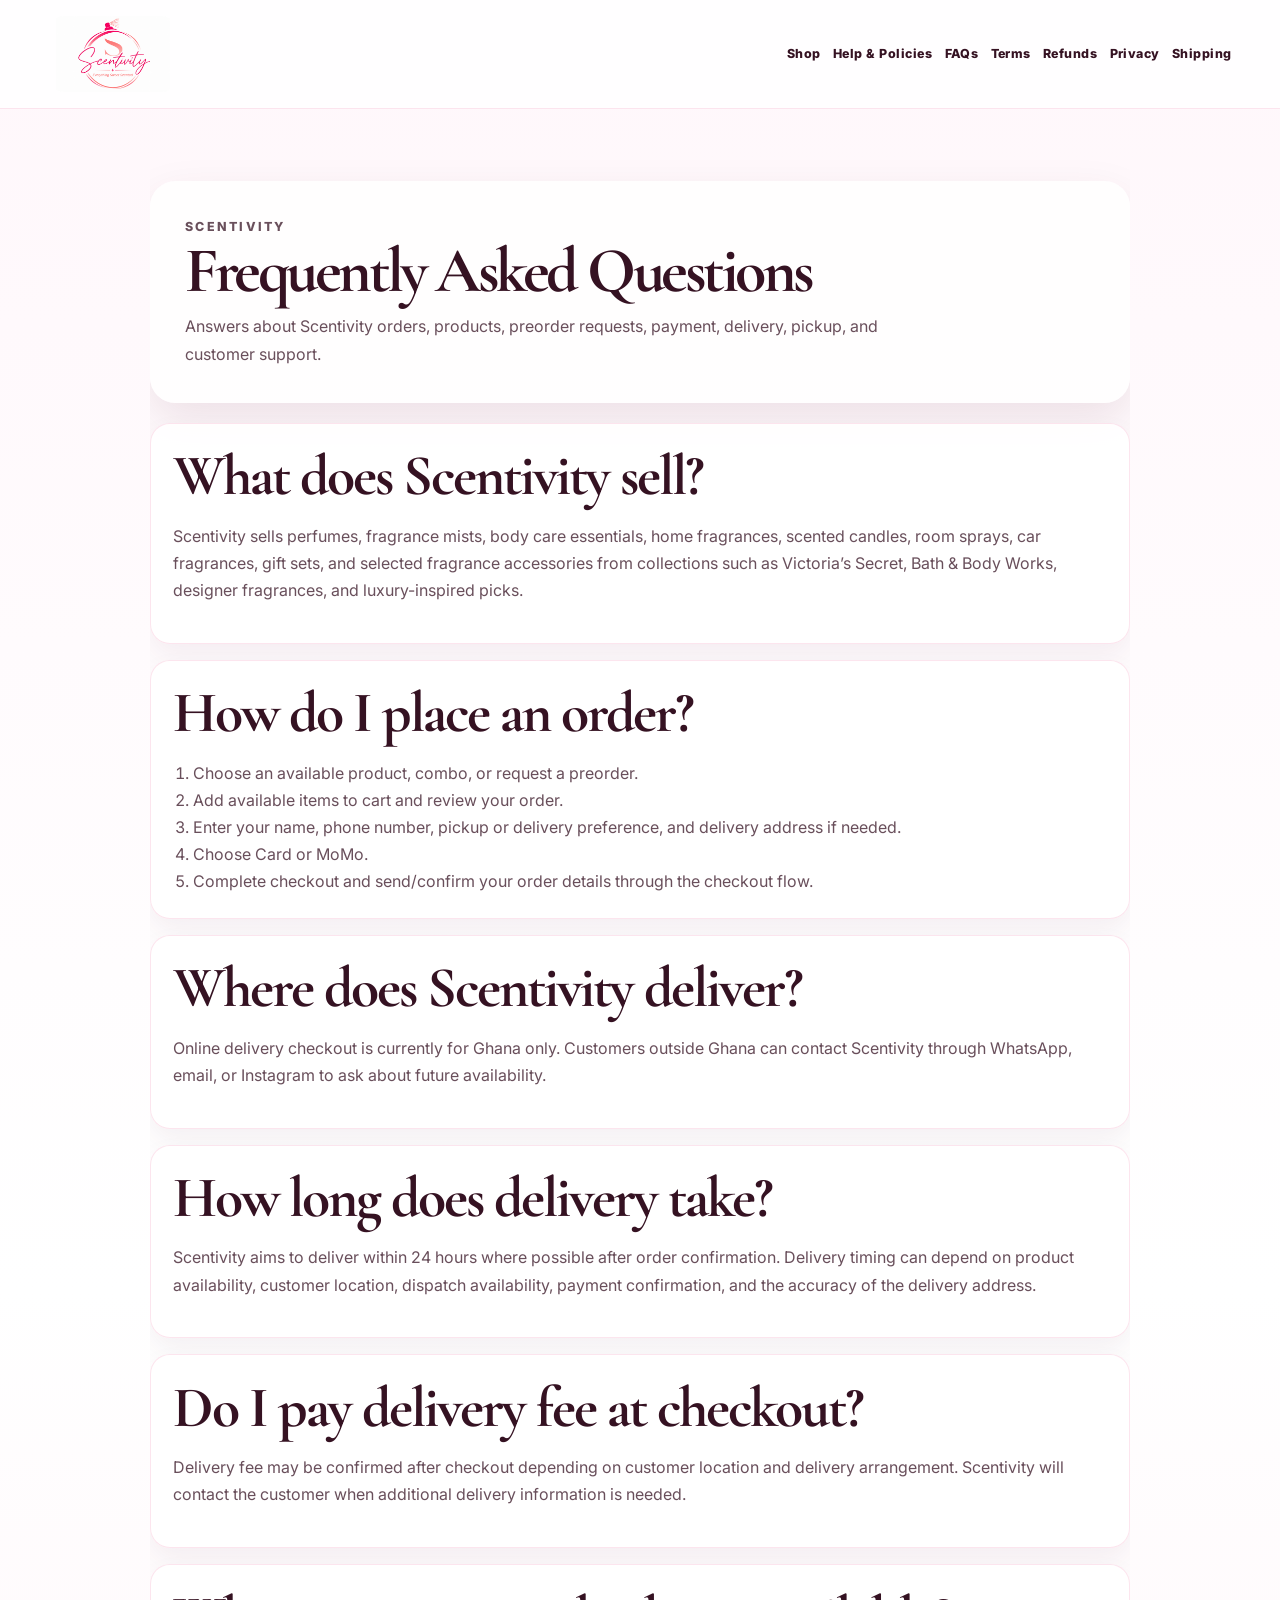
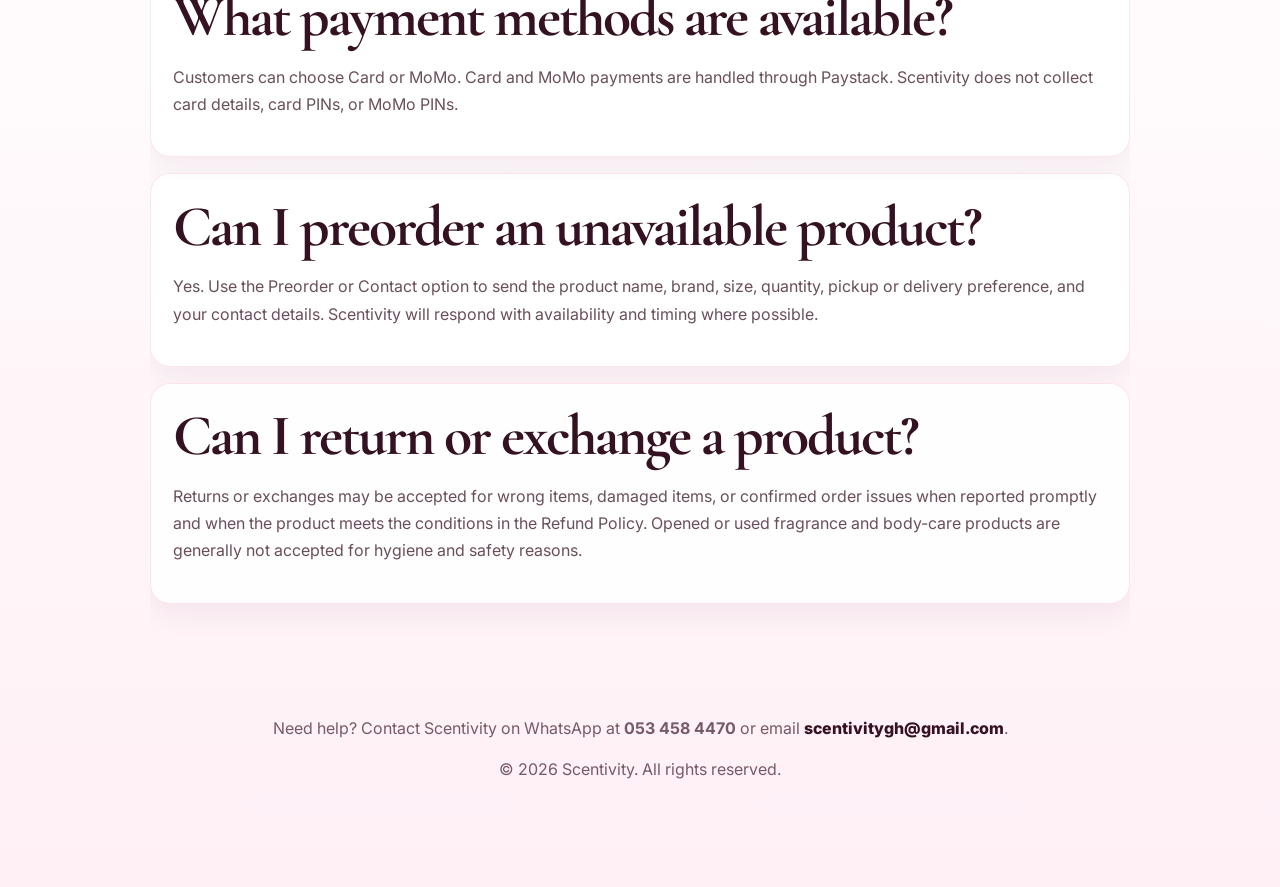
<file: faq.html>
<!DOCTYPE html>
<html lang="en">
<head>
  <meta charset="UTF-8" />
  <meta name="viewport" content="width=device-width, initial-scale=1.0" />
  <title>Frequently Asked Questions | Scentivity</title>
  <meta name="description" content="Answers about Scentivity orders, products, preorder requests, payment, delivery, pickup, and customer support." />
  <link rel="icon" href="assets/favicon.svg" type="image/svg+xml" />
  <link rel="preconnect" href="https://fonts.googleapis.com">
  <link rel="preconnect" href="https://fonts.gstatic.com" crossorigin>
  <link href="https://fonts.googleapis.com/css2?family=Cormorant+Garamond:wght@600;700&family=Inter:wght@400;500;600;700;800&display=swap" rel="stylesheet">
  <link rel="stylesheet" href="styles.css?v=paystack-compliance-loadmore-20260611" />
</head>
<body class="policy-page-body">
  <header class="policy-page-header">
    <a href="/" class="brand" aria-label="Scentivity homepage">
      <img src="assets/scentivity-logo-fused.png" alt="Scentivity logo" />
    </a>

    <nav class="policy-page-nav" aria-label="Policy page navigation">
      <a href="/#products">Shop</a>
      <a href="/#help-policies">Help & Policies</a>
      <a href="faq.html">FAQs</a>
      <a href="terms-of-service.html">Terms</a>
      <a href="refund-policy.html">Refunds</a>
      <a href="privacy-policy.html">Privacy</a>
      <a href="shipping-delivery-policy.html">Shipping</a>
    </nav>
  </header>

  <main class="policy-page-main">
    <section class="policy-page-hero">
      <p class="eyebrow">Scentivity</p>
      <h1>Frequently Asked Questions</h1>
      <p>Answers about Scentivity orders, products, preorder requests, payment, delivery, pickup, and customer support.</p>
    </section>

    <section class="policy-page-content">
      <article class="policy-panel">
        <h2>What does Scentivity sell?</h2>
        <p>Scentivity sells perfumes, fragrance mists, body care essentials, home fragrances, scented candles, room sprays, car fragrances, gift sets, and selected fragrance accessories from collections such as Victoria’s Secret, Bath & Body Works, designer fragrances, and luxury-inspired picks.</p>
      </article>
      <article class="policy-panel">
        <h2>How do I place an order?</h2>
        <ol>
          <li>Choose an available product, combo, or request a preorder.</li>
          <li>Add available items to cart and review your order.</li>
          <li>Enter your name, phone number, pickup or delivery preference, and delivery address if needed.</li>
          <li>Choose Card or MoMo.</li>
          <li>Complete checkout and send/confirm your order details through the checkout flow.</li>
        </ol>
      </article>
      <article class="policy-panel">
        <h2>Where does Scentivity deliver?</h2>
        <p>Online delivery checkout is currently for Ghana only. Customers outside Ghana can contact Scentivity through WhatsApp, email, or Instagram to ask about future availability.</p>
      </article>
      <article class="policy-panel">
        <h2>How long does delivery take?</h2>
        <p>Scentivity aims to deliver within 24 hours where possible after order confirmation. Delivery timing can depend on product availability, customer location, dispatch availability, payment confirmation, and the accuracy of the delivery address.</p>
      </article>
      <article class="policy-panel">
        <h2>Do I pay delivery fee at checkout?</h2>
        <p>Delivery fee may be confirmed after checkout depending on customer location and delivery arrangement. Scentivity will contact the customer when additional delivery information is needed.</p>
      </article>
      <article class="policy-panel">
        <h2>What payment methods are available?</h2>
        <p>Customers can choose Card or MoMo. Card and MoMo payments are handled through Paystack. Scentivity does not collect card details, card PINs, or MoMo PINs.</p>
      </article>
      <article class="policy-panel">
        <h2>Can I preorder an unavailable product?</h2>
        <p>Yes. Use the Preorder or Contact option to send the product name, brand, size, quantity, pickup or delivery preference, and your contact details. Scentivity will respond with availability and timing where possible.</p>
      </article>
      <article class="policy-panel">
        <h2>Can I return or exchange a product?</h2>
        <p>Returns or exchanges may be accepted for wrong items, damaged items, or confirmed order issues when reported promptly and when the product meets the conditions in the Refund Policy. Opened or used fragrance and body-care products are generally not accepted for hygiene and safety reasons.</p>
      </article>
    </section>
  </main>

  <footer class="policy-page-footer">
    <p>Need help? Contact Scentivity on WhatsApp at <strong>053 458 4470</strong> or email <a href="mailto:scentivitygh@gmail.com">scentivitygh@gmail.com</a>.</p>
    <p>© <span id="year"></span> Scentivity. All rights reserved.</p>
  </footer>
  <script>document.getElementById('year').textContent = new Date().getFullYear();</script>
</body>
</html>
</file>
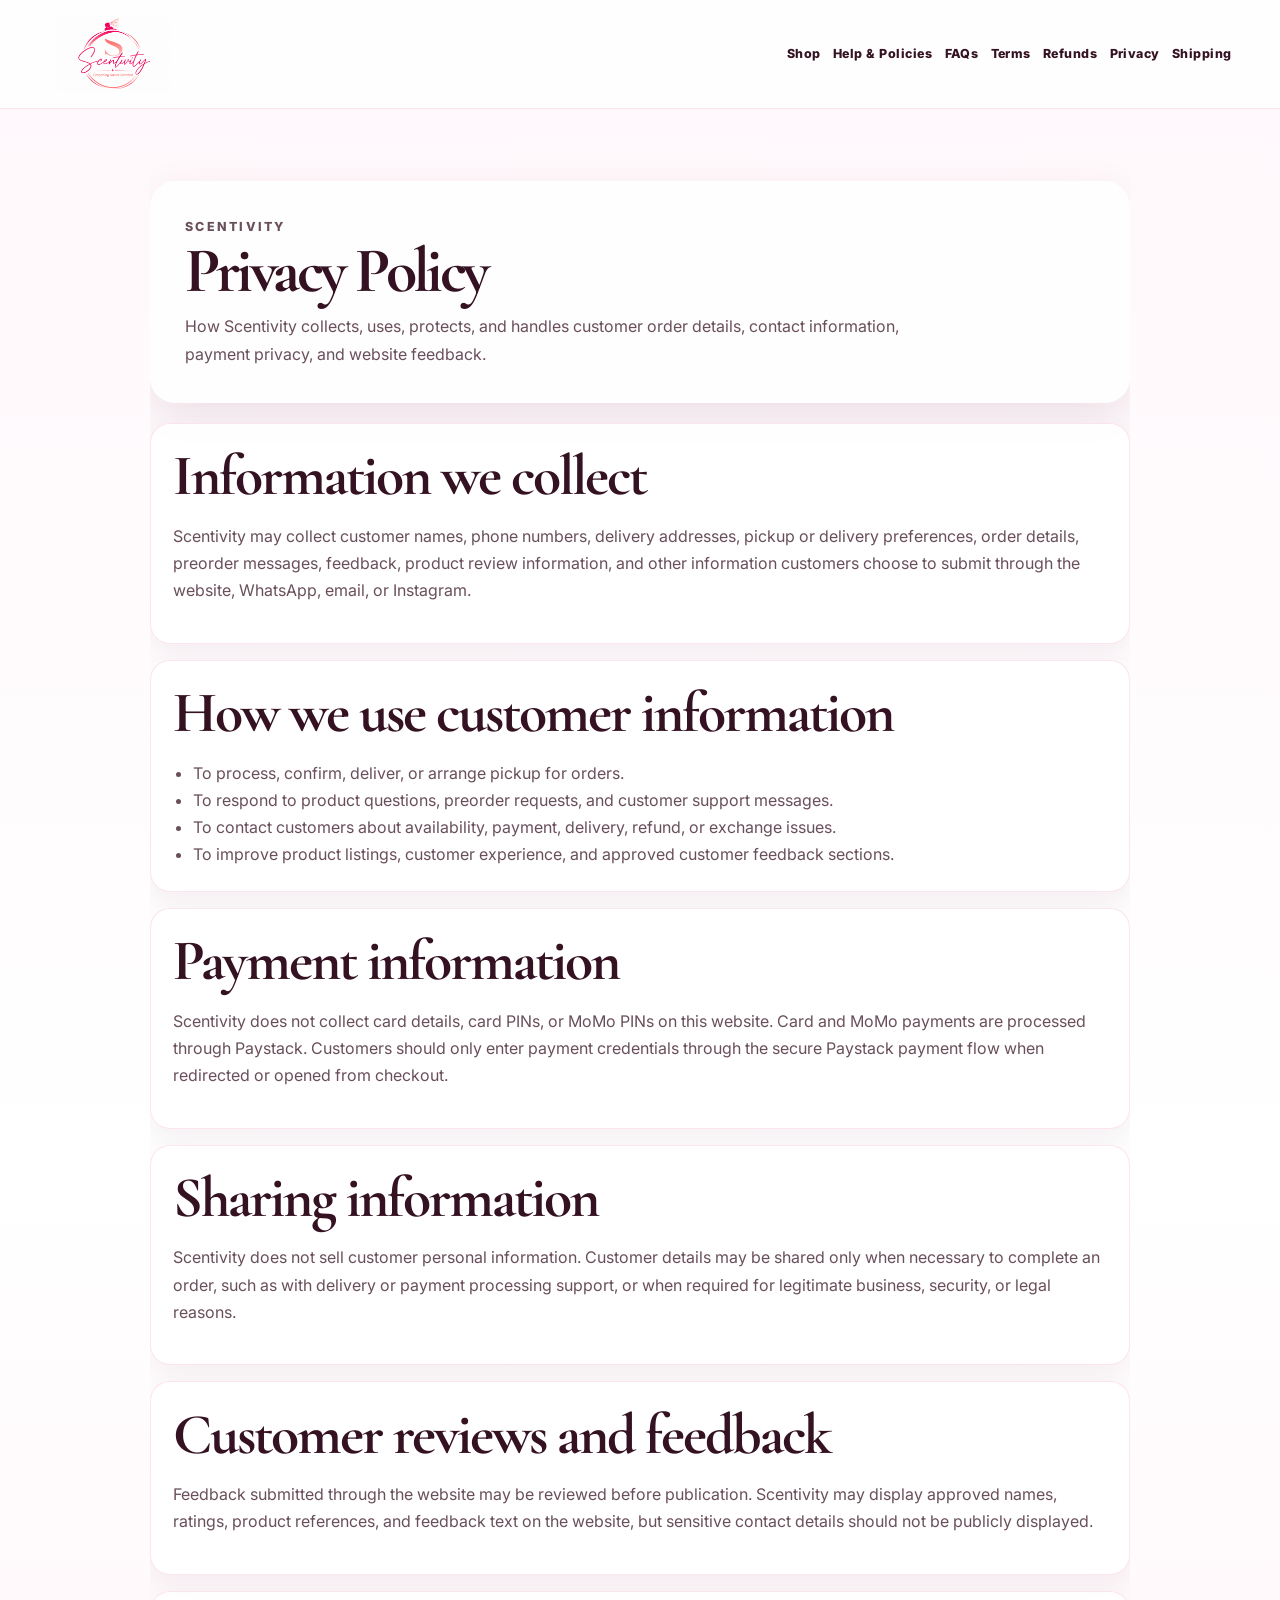
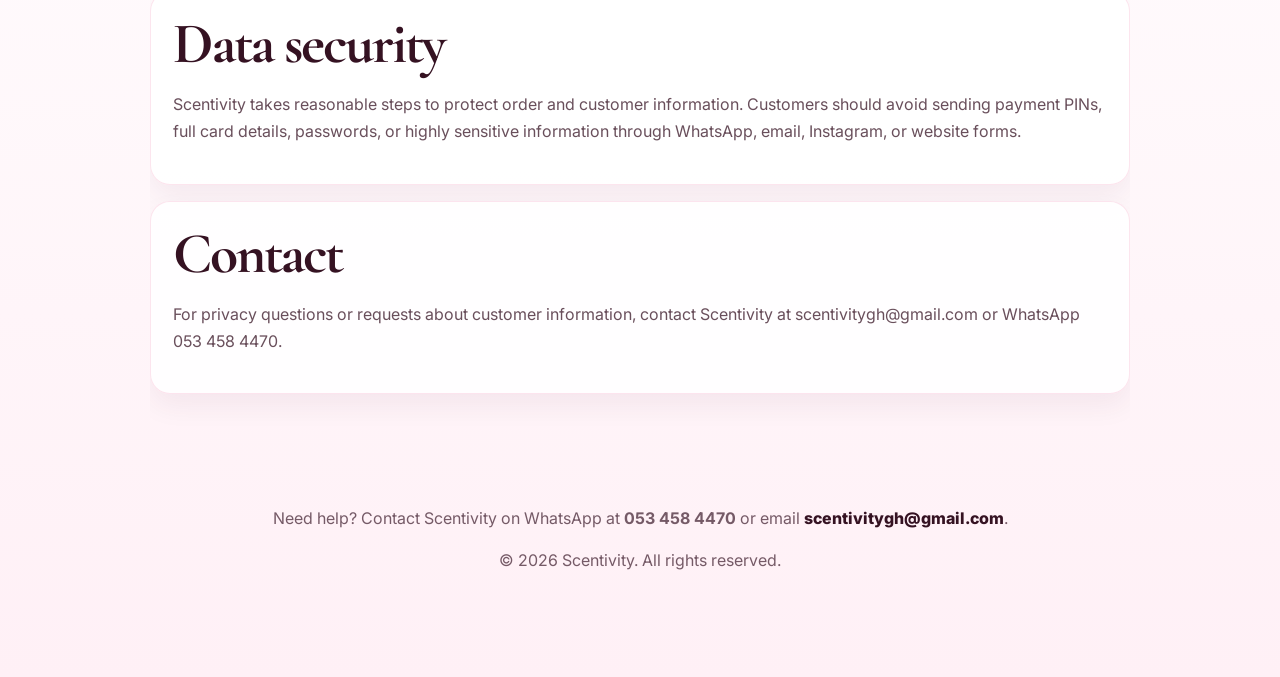
<file: privacy-policy.html>
<!DOCTYPE html>
<html lang="en">
<head>
  <meta charset="UTF-8" />
  <meta name="viewport" content="width=device-width, initial-scale=1.0" />
  <title>Privacy Policy | Scentivity</title>
  <meta name="description" content="How Scentivity collects, uses, protects, and handles customer order details, contact information, payment privacy, and website feedback." />
  <link rel="icon" href="assets/favicon.svg" type="image/svg+xml" />
  <link rel="preconnect" href="https://fonts.googleapis.com">
  <link rel="preconnect" href="https://fonts.gstatic.com" crossorigin>
  <link href="https://fonts.googleapis.com/css2?family=Cormorant+Garamond:wght@600;700&family=Inter:wght@400;500;600;700;800&display=swap" rel="stylesheet">
  <link rel="stylesheet" href="styles.css?v=paystack-compliance-loadmore-20260611" />
</head>
<body class="policy-page-body">
  <header class="policy-page-header">
    <a href="/" class="brand" aria-label="Scentivity homepage">
      <img src="assets/scentivity-logo-fused.png" alt="Scentivity logo" />
    </a>

    <nav class="policy-page-nav" aria-label="Policy page navigation">
      <a href="/#products">Shop</a>
      <a href="/#help-policies">Help & Policies</a>
      <a href="faq.html">FAQs</a>
      <a href="terms-of-service.html">Terms</a>
      <a href="refund-policy.html">Refunds</a>
      <a href="privacy-policy.html">Privacy</a>
      <a href="shipping-delivery-policy.html">Shipping</a>
    </nav>
  </header>

  <main class="policy-page-main">
    <section class="policy-page-hero">
      <p class="eyebrow">Scentivity</p>
      <h1>Privacy Policy</h1>
      <p>How Scentivity collects, uses, protects, and handles customer order details, contact information, payment privacy, and website feedback.</p>
    </section>

    <section class="policy-page-content">
      <article class="policy-panel">
        <h2>Information we collect</h2>
        <p>Scentivity may collect customer names, phone numbers, delivery addresses, pickup or delivery preferences, order details, preorder messages, feedback, product review information, and other information customers choose to submit through the website, WhatsApp, email, or Instagram.</p>
      </article>
      <article class="policy-panel">
        <h2>How we use customer information</h2>
        <ul>
          <li>To process, confirm, deliver, or arrange pickup for orders.</li>
          <li>To respond to product questions, preorder requests, and customer support messages.</li>
          <li>To contact customers about availability, payment, delivery, refund, or exchange issues.</li>
          <li>To improve product listings, customer experience, and approved customer feedback sections.</li>
        </ul>
      </article>
      <article class="policy-panel">
        <h2>Payment information</h2>
        <p>Scentivity does not collect card details, card PINs, or MoMo PINs on this website. Card and MoMo payments are processed through Paystack. Customers should only enter payment credentials through the secure Paystack payment flow when redirected or opened from checkout.</p>
      </article>
      <article class="policy-panel">
        <h2>Sharing information</h2>
        <p>Scentivity does not sell customer personal information. Customer details may be shared only when necessary to complete an order, such as with delivery or payment processing support, or when required for legitimate business, security, or legal reasons.</p>
      </article>
      <article class="policy-panel">
        <h2>Customer reviews and feedback</h2>
        <p>Feedback submitted through the website may be reviewed before publication. Scentivity may display approved names, ratings, product references, and feedback text on the website, but sensitive contact details should not be publicly displayed.</p>
      </article>
      <article class="policy-panel">
        <h2>Data security</h2>
        <p>Scentivity takes reasonable steps to protect order and customer information. Customers should avoid sending payment PINs, full card details, passwords, or highly sensitive information through WhatsApp, email, Instagram, or website forms.</p>
      </article>
      <article class="policy-panel">
        <h2>Contact</h2>
        <p>For privacy questions or requests about customer information, contact Scentivity at scentivitygh@gmail.com or WhatsApp 053 458 4470.</p>
      </article>
    </section>
  </main>

  <footer class="policy-page-footer">
    <p>Need help? Contact Scentivity on WhatsApp at <strong>053 458 4470</strong> or email <a href="mailto:scentivitygh@gmail.com">scentivitygh@gmail.com</a>.</p>
    <p>© <span id="year"></span> Scentivity. All rights reserved.</p>
  </footer>
  <script>document.getElementById('year').textContent = new Date().getFullYear();</script>
</body>
</html>
</file>
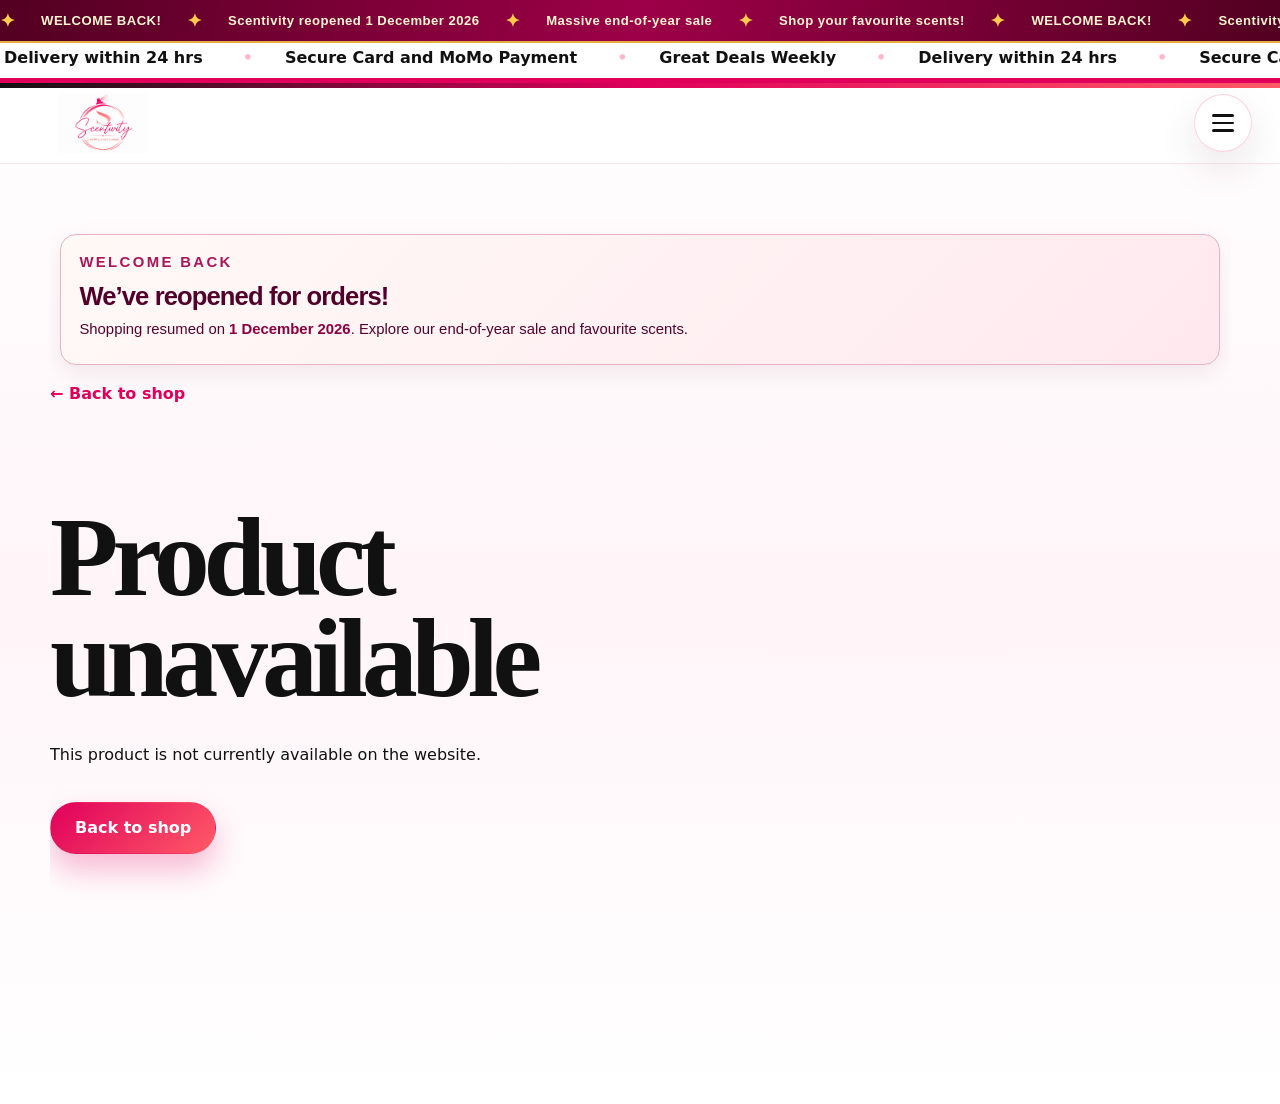
<file: product.html>
<!DOCTYPE html>
<html lang="en">
<head>
  <meta charset="UTF-8" />
  <meta name="viewport" content="width=device-width, initial-scale=1.0" />
  <meta name="description" content="Scentivity product details, scent notes, stock, reviews, and cart checkout." />
  <title>Scentivity Product</title>
  <link rel="preconnect" href="https://fonts.googleapis.com">
  <link rel="preconnect" href="https://fonts.gstatic.com" crossorigin>
  <link rel="stylesheet" href="styles.css?v=ultra-mobile-20260615" />
  <link rel="stylesheet" href="scentivity-cart-count-badge-fix-20260611.css?v=ultra-mobile-20260615" />
  <link rel="stylesheet" href="scentivity-lightweight-mobile-20260615.css?v=ultra-mobile-20260615" />
  <link rel="stylesheet" href="scentivity-promo-marquee-fixed-20260615.css?v=promo-fixed-20260615" />
  <link rel="stylesheet" href="scentivity-holiday-break-2026.css?v=holiday-20261116" />
</head>
<body class="product-page-body has-product-bottom-nav" id="top">
  <div class="promo-bar product-page-promo-bar" aria-label="Scentivity highlights">
    <div class="promo-marquee product-page-promo-marquee">
      <span>Delivery within 24 hrs</span>
      <span>Secure Card and MoMo Payment</span>
      <span>Great Deals Weekly</span>
    </div>
  </div>
  <header class="site-header product-page-header" id="top">
    <a href="index.html?home=top" class="brand" aria-label="Scentivity homepage" data-home-logo="true">
      <img src="assets/scentivity-logo-fused.png" alt="Scentivity logo" decoding="async" />
    </a>

    <button class="header-menu-toggle" id="headerMenuToggle" type="button" onclick="return window.scentivityProductPageToggleMenu ? window.scentivityProductPageToggleMenu(event) : (function(e,b){e.preventDefault();e.stopPropagation();e.stopImmediatePropagation();var p=document.getElementById(\'headerMenuPanel\');if(!p)return false;var o=!p.classList.contains(\'open\');p.classList.toggle(\'open\',o);p.setAttribute(\'aria-hidden\',String(!o));b.setAttribute(\'aria-expanded\',String(o));document.body.classList.toggle(\'product-menu-open\',o);return false;})(event,this)" aria-label="Open menu" aria-expanded="false">
      <span></span>
      <span></span>
      <span></span>
    </button>
  </header>

        <div class="header-menu-panel" id="headerMenuPanel" aria-hidden="true" onclick="if(event.target===this){window.scentivityProductPageCloseMenu?.(event);}">
      <div class="header-menu-card">
        <button class="header-menu-close perfume-menu-close" id="headerMenuClose" type="button" aria-label="Close menu" onclick="window.scentivityProductPageCloseMenu?.(event)">×</button>

        <div class="menu-search-wrap">
          <span aria-hidden="true">⌕</span>
          <input id="menuSearchInput" type="search" placeholder="search store....." aria-label="Search Scentivity store" />
        </div>

        <nav class="nav-links perfume-style-menu" aria-label="Main navigation">
          <a href="index.html#products">SHOP</a>
          <a href="https://wa.me/233534584470?text=Hello%20Scentivity%2C%20I%20want%20to%20preorder%20a%20product." target="_blank" rel="noreferrer">PREORDER</a>
          <a href="index.html#quickShop">PRODUCT CATALOGUE</a>
          <a href="index.html#about">ABOUT US</a>
          <a href="https://wa.me/233534584470?text=Hello%20Scentivity%2C%20I%20need%20help%20with%20a%20product." target="_blank" rel="noreferrer">CONTACT</a>
          <a class="cart-nav-button" href="index.html?openCart=true#cart" id="productPageMenuCartButton">CART <span id="cartCountMenu">0</span></a>
        </nav>
      </div>
    </div>

  <main class="product-page-main">
    <a class="back-to-shop" href="index.html#products">← Back to shop</a>
    <div id="productPageContent" class="product-page-content">
      <p class="empty-state">Loading product details...</p>
    </div>
  </main>
  <script src="product-page-homepage-menu-copy-20260609.js?v=ultra-mobile-20260615" defer></script>
  <script src="product-page-not-popup-20260608.js?v=ultra-mobile-20260615" defer></script>
  <nav class="mobile-bottom-nav product-page-bottom-nav" aria-label="Product page quick navigation">
    <a href="index.html#products" aria-label="Shop"><span>⌕</span><strong>Shop</strong></a>
    <a href="index.html#featured-products" aria-label="Favorites"><span>❤️</span><strong>Favorites</strong></a>
    <a href="index.html?openCart=true#cart" id="productPageBottomCartButton" aria-label="Cart"><span>🛒</span><strong>Cart</strong><em id="productPageBottomCartCount">0</em></a>
    <a href="https://wa.me/233534584470?text=Hello%20Scentivity%2C%20I%20need%20help%20with%20a%20product." target="_blank" rel="noreferrer" aria-label="Contact"><span>☎️</span><strong>Contact</strong></a>
  </nav>
  <script src="scentivity-other-products-random-v2-20260619.js?v=random-other-products-v2-20260619" defer></script>
  <script src="scentivity-product-page-image-fix-20260616.js?v=product-image-fix-v2-20260619" defer></script>
  <script src="scentivity-promo-marquee-fixed-20260615.js?v=promo-fixed-20260615" defer></script>
  <script src="scentivity-cart-count-badge-instant-20260615.js?v=instant-cart-20260615" defer></script>
  <script src="scentivity-purchase-count-display-20260806.js?v=hide-zero-bought-20260807" defer></script>
  <script src="scentivity-floating-cart-desktop-tablet-20260810.js?v=persistent-cart-hotfix-20260810b" defer></script>
  <script src="scentivity-checkout-cart-images-fix-20260810.js?v=cart-images-20260810" defer></script>
  <script src="scentivity-holiday-break-2026.js?v=holiday-20261116" defer></script>
</body>
</html>
</file>
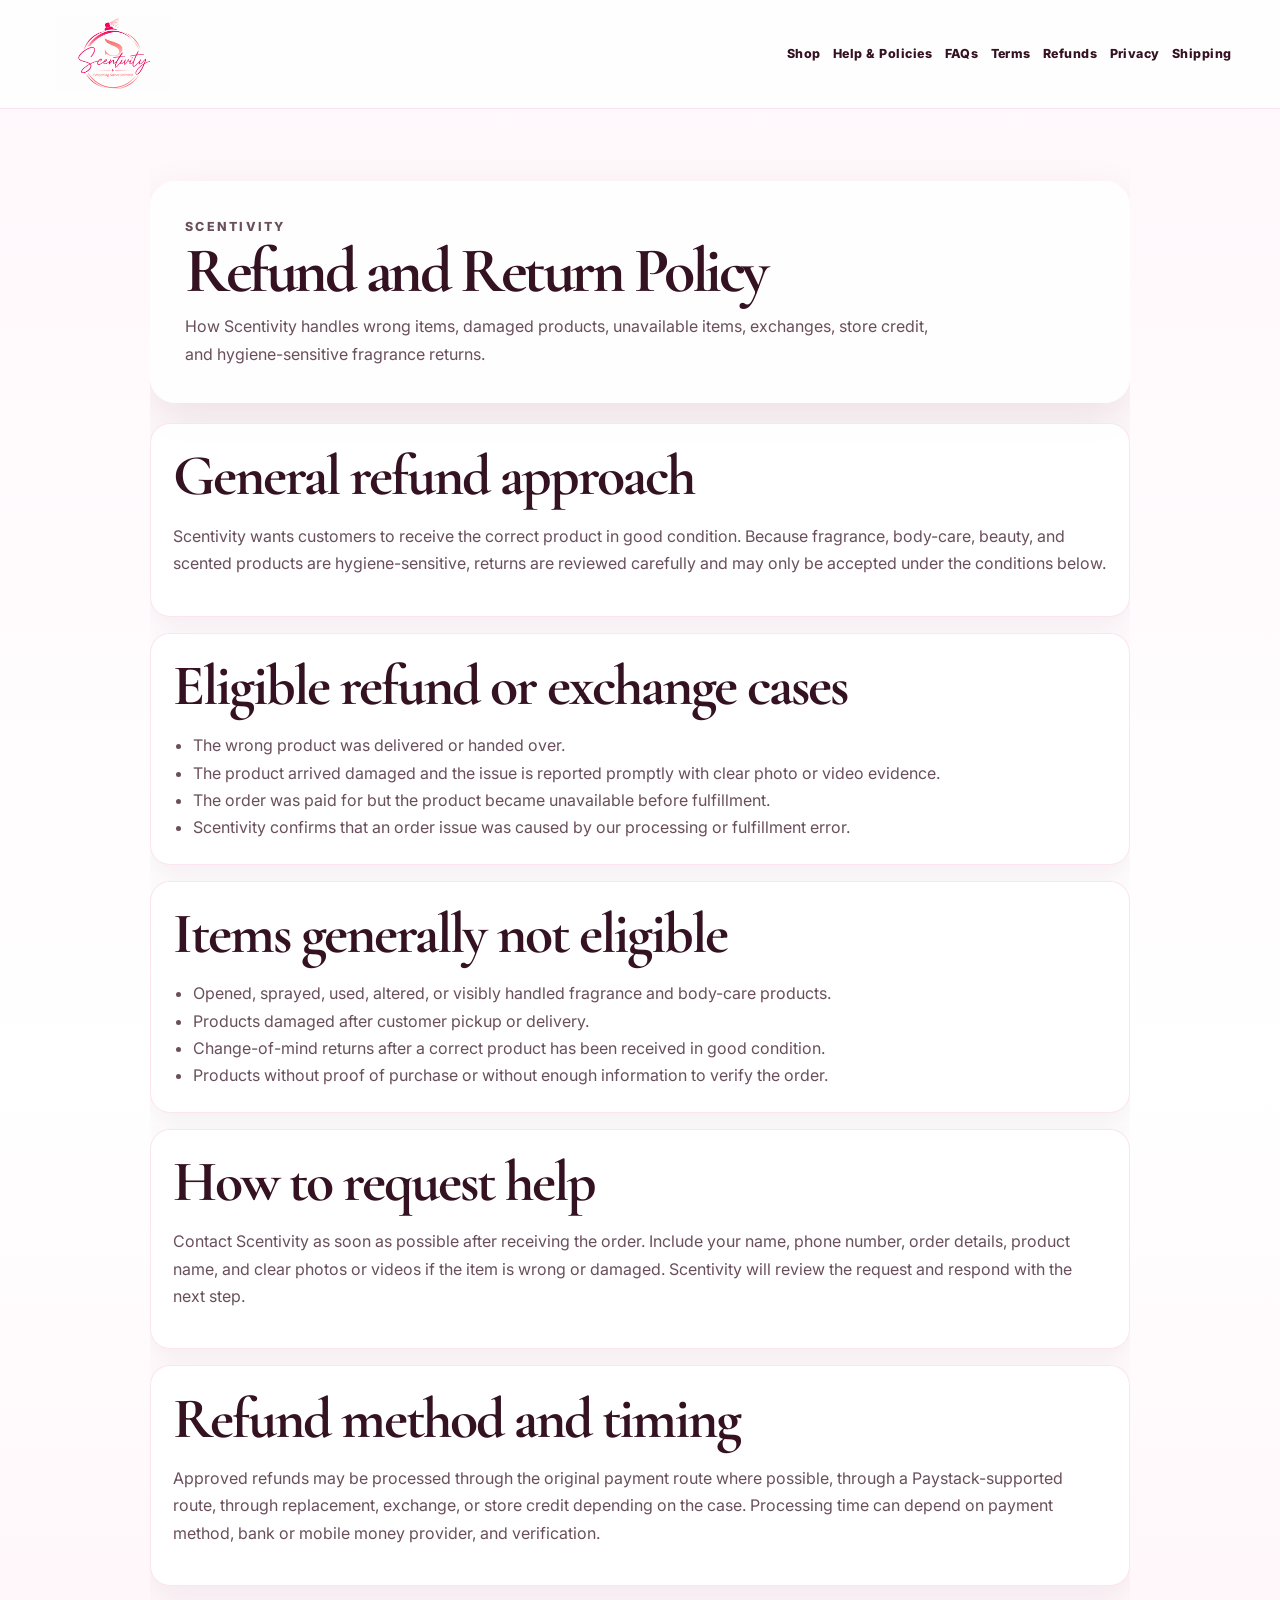
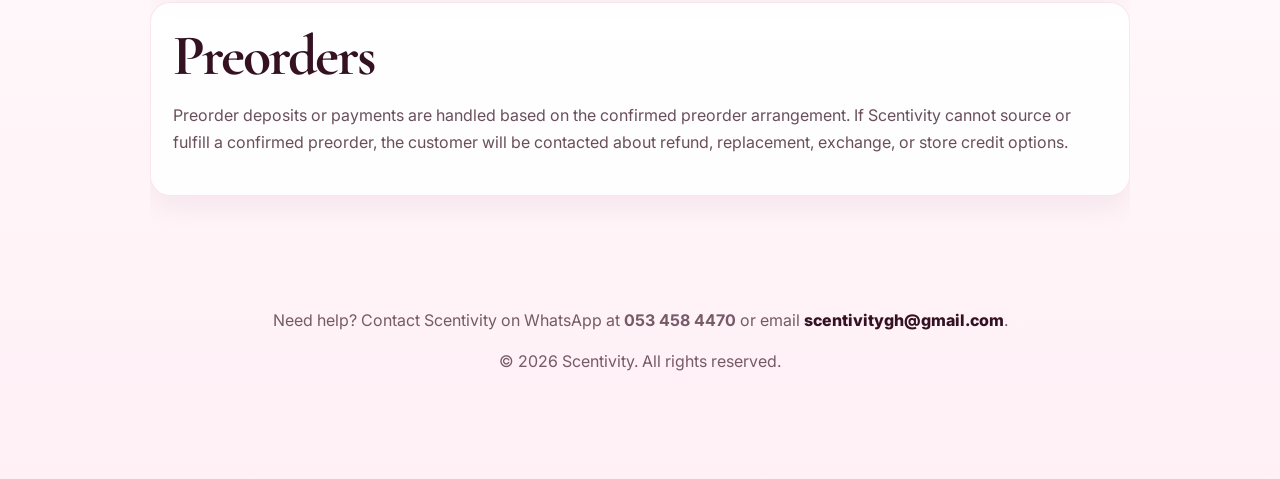
<file: refund-policy.html>
<!DOCTYPE html>
<html lang="en">
<head>
  <meta charset="UTF-8" />
  <meta name="viewport" content="width=device-width, initial-scale=1.0" />
  <title>Refund and Return Policy | Scentivity</title>
  <meta name="description" content="How Scentivity handles wrong items, damaged products, unavailable items, exchanges, store credit, and hygiene-sensitive fragrance returns." />
  <link rel="icon" href="assets/favicon.svg" type="image/svg+xml" />
  <link rel="preconnect" href="https://fonts.googleapis.com">
  <link rel="preconnect" href="https://fonts.gstatic.com" crossorigin>
  <link href="https://fonts.googleapis.com/css2?family=Cormorant+Garamond:wght@600;700&family=Inter:wght@400;500;600;700;800&display=swap" rel="stylesheet">
  <link rel="stylesheet" href="styles.css?v=paystack-compliance-loadmore-20260611" />
</head>
<body class="policy-page-body">
  <header class="policy-page-header">
    <a href="/" class="brand" aria-label="Scentivity homepage">
      <img src="assets/scentivity-logo-fused.png" alt="Scentivity logo" />
    </a>

    <nav class="policy-page-nav" aria-label="Policy page navigation">
      <a href="/#products">Shop</a>
      <a href="/#help-policies">Help & Policies</a>
      <a href="faq.html">FAQs</a>
      <a href="terms-of-service.html">Terms</a>
      <a href="refund-policy.html">Refunds</a>
      <a href="privacy-policy.html">Privacy</a>
      <a href="shipping-delivery-policy.html">Shipping</a>
    </nav>
  </header>

  <main class="policy-page-main">
    <section class="policy-page-hero">
      <p class="eyebrow">Scentivity</p>
      <h1>Refund and Return Policy</h1>
      <p>How Scentivity handles wrong items, damaged products, unavailable items, exchanges, store credit, and hygiene-sensitive fragrance returns.</p>
    </section>

    <section class="policy-page-content">
      <article class="policy-panel">
        <h2>General refund approach</h2>
        <p>Scentivity wants customers to receive the correct product in good condition. Because fragrance, body-care, beauty, and scented products are hygiene-sensitive, returns are reviewed carefully and may only be accepted under the conditions below.</p>
      </article>
      <article class="policy-panel">
        <h2>Eligible refund or exchange cases</h2>
        <ul>
          <li>The wrong product was delivered or handed over.</li>
          <li>The product arrived damaged and the issue is reported promptly with clear photo or video evidence.</li>
          <li>The order was paid for but the product became unavailable before fulfillment.</li>
          <li>Scentivity confirms that an order issue was caused by our processing or fulfillment error.</li>
        </ul>
      </article>
      <article class="policy-panel">
        <h2>Items generally not eligible</h2>
        <ul>
          <li>Opened, sprayed, used, altered, or visibly handled fragrance and body-care products.</li>
          <li>Products damaged after customer pickup or delivery.</li>
          <li>Change-of-mind returns after a correct product has been received in good condition.</li>
          <li>Products without proof of purchase or without enough information to verify the order.</li>
        </ul>
      </article>
      <article class="policy-panel">
        <h2>How to request help</h2>
        <p>Contact Scentivity as soon as possible after receiving the order. Include your name, phone number, order details, product name, and clear photos or videos if the item is wrong or damaged. Scentivity will review the request and respond with the next step.</p>
      </article>
      <article class="policy-panel">
        <h2>Refund method and timing</h2>
        <p>Approved refunds may be processed through the original payment route where possible, through a Paystack-supported route, through replacement, exchange, or store credit depending on the case. Processing time can depend on payment method, bank or mobile money provider, and verification.</p>
      </article>
      <article class="policy-panel">
        <h2>Preorders</h2>
        <p>Preorder deposits or payments are handled based on the confirmed preorder arrangement. If Scentivity cannot source or fulfill a confirmed preorder, the customer will be contacted about refund, replacement, exchange, or store credit options.</p>
      </article>
    </section>
  </main>

  <footer class="policy-page-footer">
    <p>Need help? Contact Scentivity on WhatsApp at <strong>053 458 4470</strong> or email <a href="mailto:scentivitygh@gmail.com">scentivitygh@gmail.com</a>.</p>
    <p>© <span id="year"></span> Scentivity. All rights reserved.</p>
  </footer>
  <script>document.getElementById('year').textContent = new Date().getFullYear();</script>
</body>
</html>
</file>
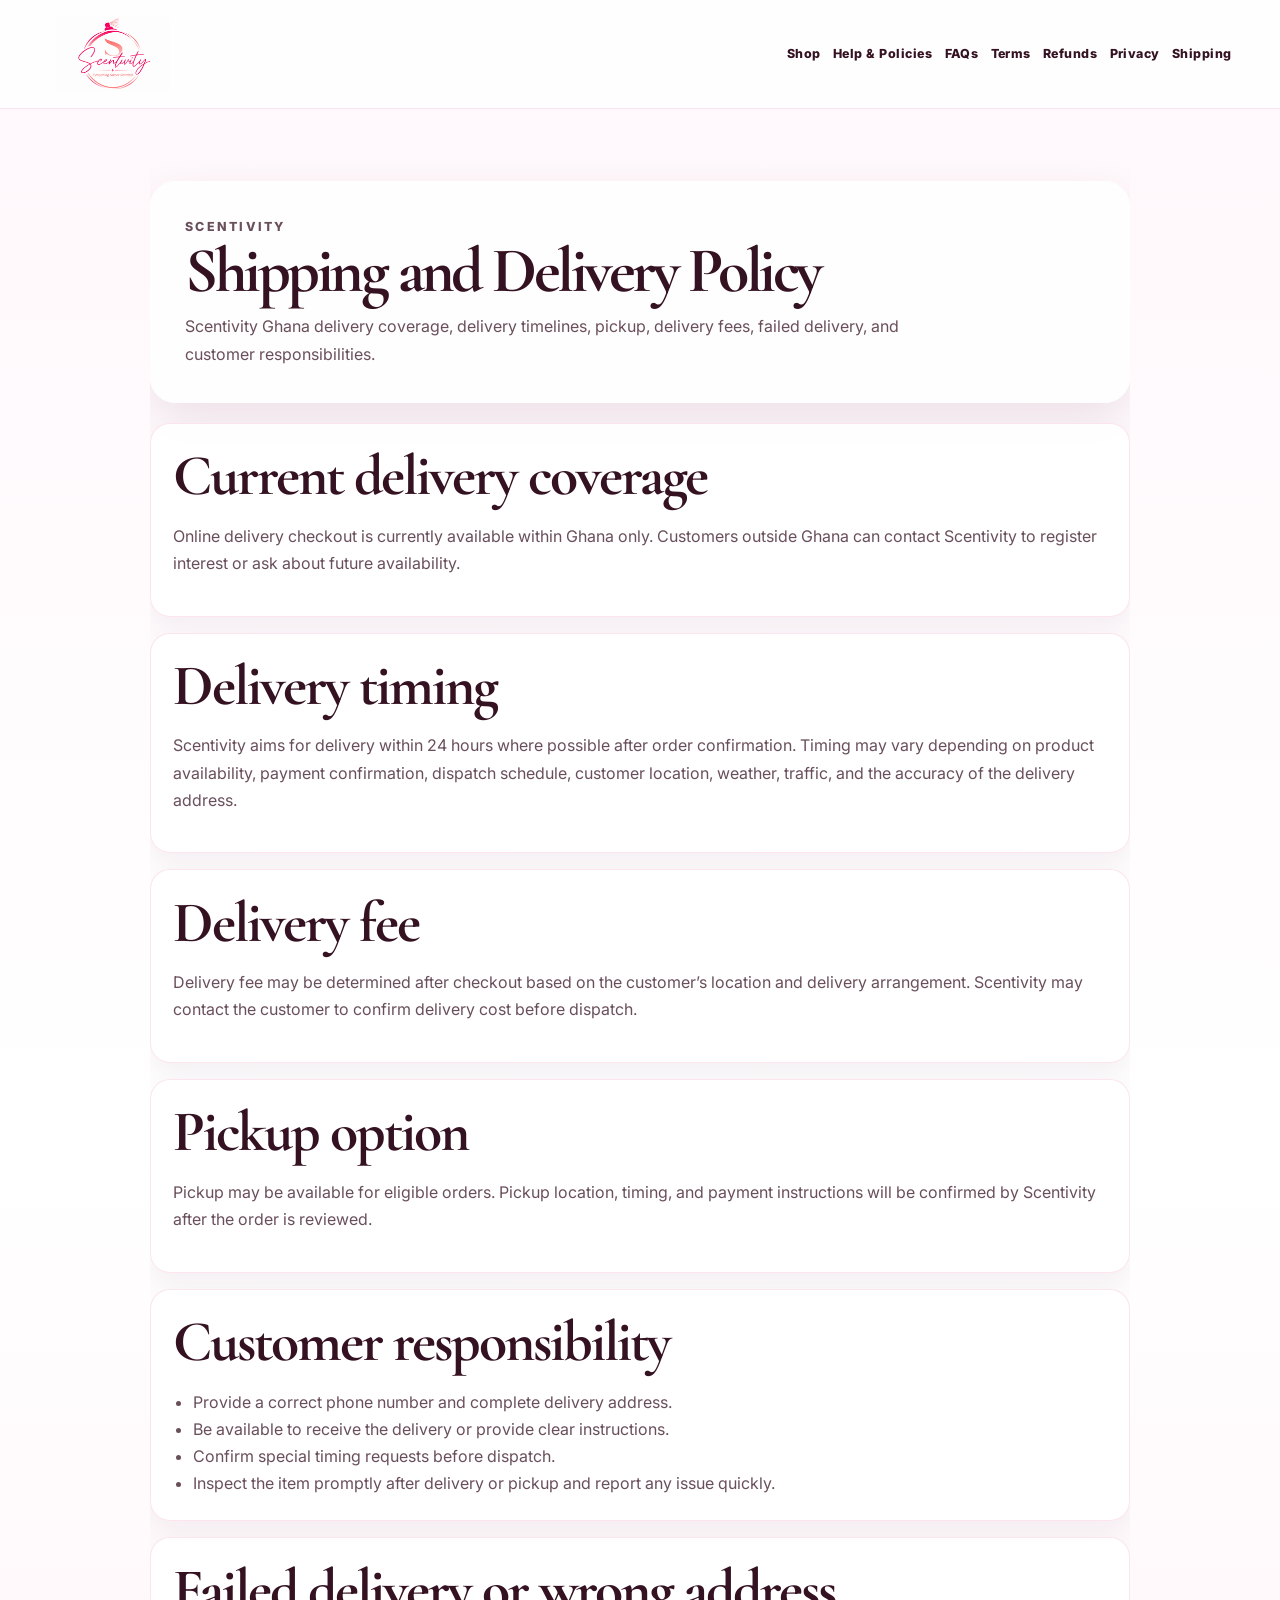
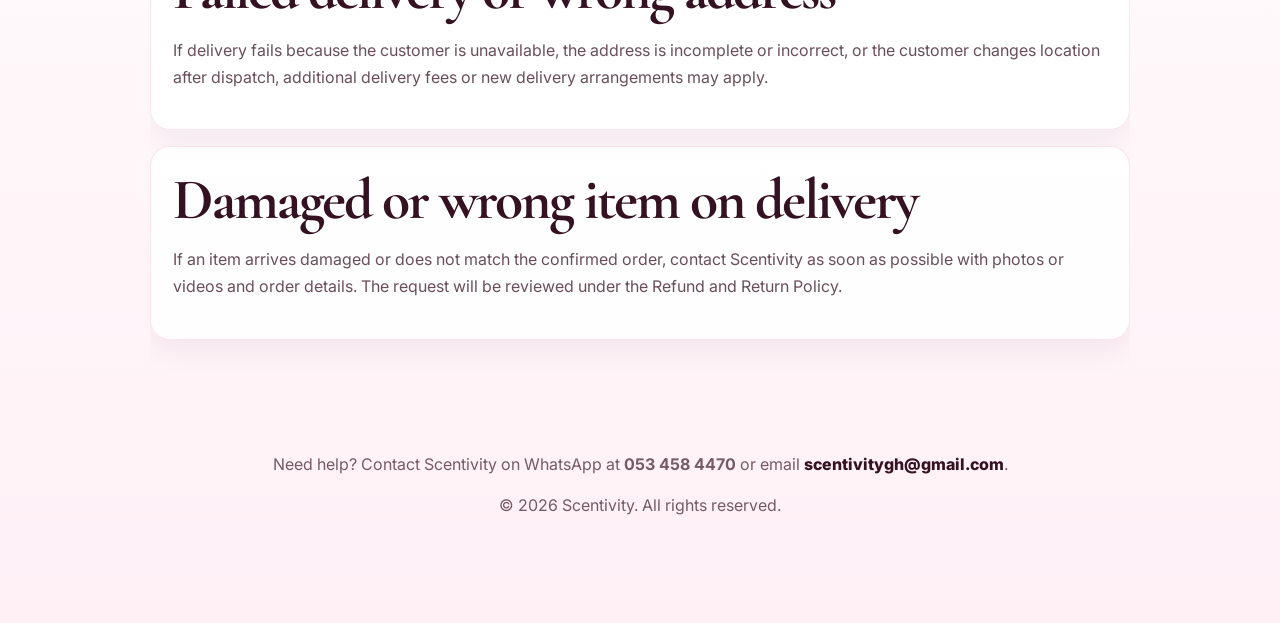
<file: shipping-delivery-policy.html>
<!DOCTYPE html>
<html lang="en">
<head>
  <meta charset="UTF-8" />
  <meta name="viewport" content="width=device-width, initial-scale=1.0" />
  <title>Shipping and Delivery Policy | Scentivity</title>
  <meta name="description" content="Scentivity Ghana delivery coverage, delivery timelines, pickup, delivery fees, failed delivery, and customer responsibilities." />
  <link rel="icon" href="assets/favicon.svg" type="image/svg+xml" />
  <link rel="preconnect" href="https://fonts.googleapis.com">
  <link rel="preconnect" href="https://fonts.gstatic.com" crossorigin>
  <link href="https://fonts.googleapis.com/css2?family=Cormorant+Garamond:wght@600;700&family=Inter:wght@400;500;600;700;800&display=swap" rel="stylesheet">
  <link rel="stylesheet" href="styles.css?v=paystack-compliance-loadmore-20260611" />
</head>
<body class="policy-page-body">
  <header class="policy-page-header">
    <a href="/" class="brand" aria-label="Scentivity homepage">
      <img src="assets/scentivity-logo-fused.png" alt="Scentivity logo" />
    </a>

    <nav class="policy-page-nav" aria-label="Policy page navigation">
      <a href="/#products">Shop</a>
      <a href="/#help-policies">Help & Policies</a>
      <a href="faq.html">FAQs</a>
      <a href="terms-of-service.html">Terms</a>
      <a href="refund-policy.html">Refunds</a>
      <a href="privacy-policy.html">Privacy</a>
      <a href="shipping-delivery-policy.html">Shipping</a>
    </nav>
  </header>

  <main class="policy-page-main">
    <section class="policy-page-hero">
      <p class="eyebrow">Scentivity</p>
      <h1>Shipping and Delivery Policy</h1>
      <p>Scentivity Ghana delivery coverage, delivery timelines, pickup, delivery fees, failed delivery, and customer responsibilities.</p>
    </section>

    <section class="policy-page-content">
      <article class="policy-panel">
        <h2>Current delivery coverage</h2>
        <p>Online delivery checkout is currently available within Ghana only. Customers outside Ghana can contact Scentivity to register interest or ask about future availability.</p>
      </article>
      <article class="policy-panel">
        <h2>Delivery timing</h2>
        <p>Scentivity aims for delivery within 24 hours where possible after order confirmation. Timing may vary depending on product availability, payment confirmation, dispatch schedule, customer location, weather, traffic, and the accuracy of the delivery address.</p>
      </article>
      <article class="policy-panel">
        <h2>Delivery fee</h2>
        <p>Delivery fee may be determined after checkout based on the customer’s location and delivery arrangement. Scentivity may contact the customer to confirm delivery cost before dispatch.</p>
      </article>
      <article class="policy-panel">
        <h2>Pickup option</h2>
        <p>Pickup may be available for eligible orders. Pickup location, timing, and payment instructions will be confirmed by Scentivity after the order is reviewed.</p>
      </article>
      <article class="policy-panel">
        <h2>Customer responsibility</h2>
        <ul>
          <li>Provide a correct phone number and complete delivery address.</li>
          <li>Be available to receive the delivery or provide clear instructions.</li>
          <li>Confirm special timing requests before dispatch.</li>
          <li>Inspect the item promptly after delivery or pickup and report any issue quickly.</li>
        </ul>
      </article>
      <article class="policy-panel">
        <h2>Failed delivery or wrong address</h2>
        <p>If delivery fails because the customer is unavailable, the address is incomplete or incorrect, or the customer changes location after dispatch, additional delivery fees or new delivery arrangements may apply.</p>
      </article>
      <article class="policy-panel">
        <h2>Damaged or wrong item on delivery</h2>
        <p>If an item arrives damaged or does not match the confirmed order, contact Scentivity as soon as possible with photos or videos and order details. The request will be reviewed under the Refund and Return Policy.</p>
      </article>
    </section>
  </main>

  <footer class="policy-page-footer">
    <p>Need help? Contact Scentivity on WhatsApp at <strong>053 458 4470</strong> or email <a href="mailto:scentivitygh@gmail.com">scentivitygh@gmail.com</a>.</p>
    <p>© <span id="year"></span> Scentivity. All rights reserved.</p>
  </footer>
  <script>document.getElementById('year').textContent = new Date().getFullYear();</script>
</body>
</html>
</file>
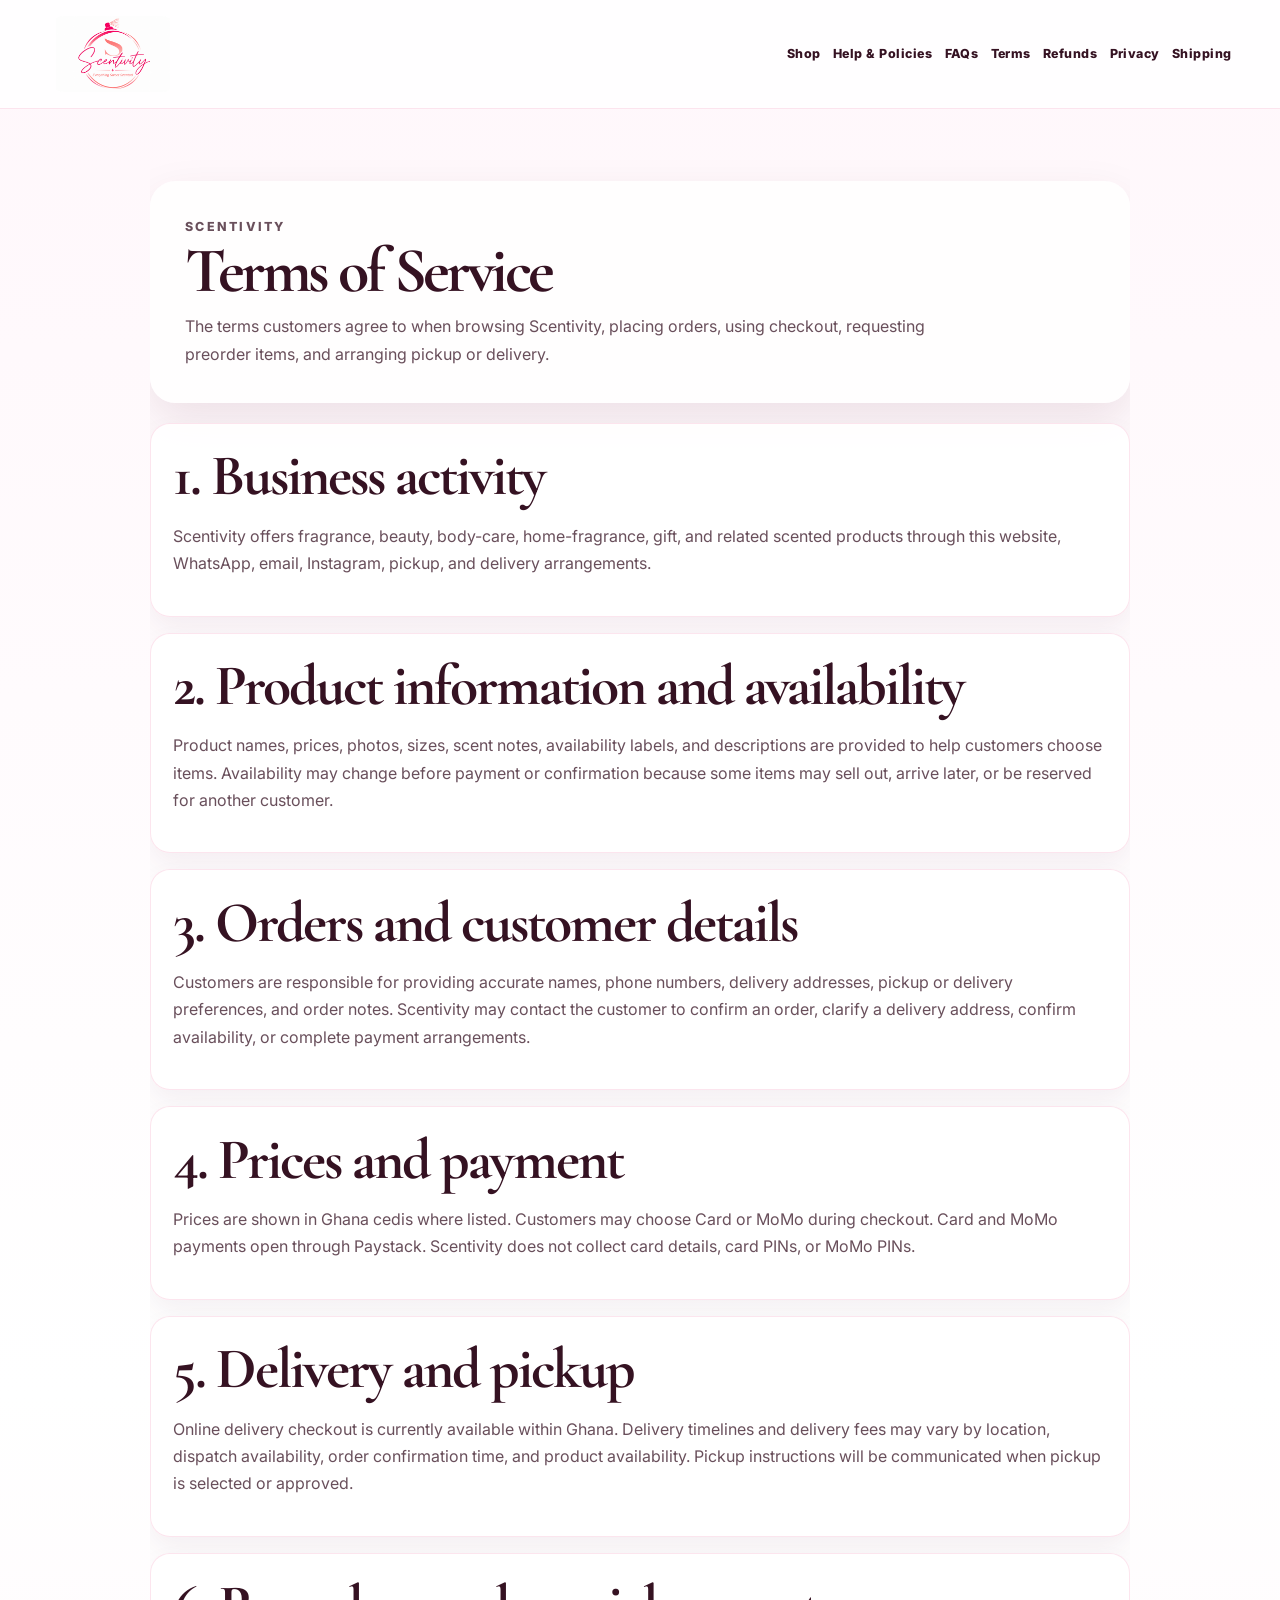
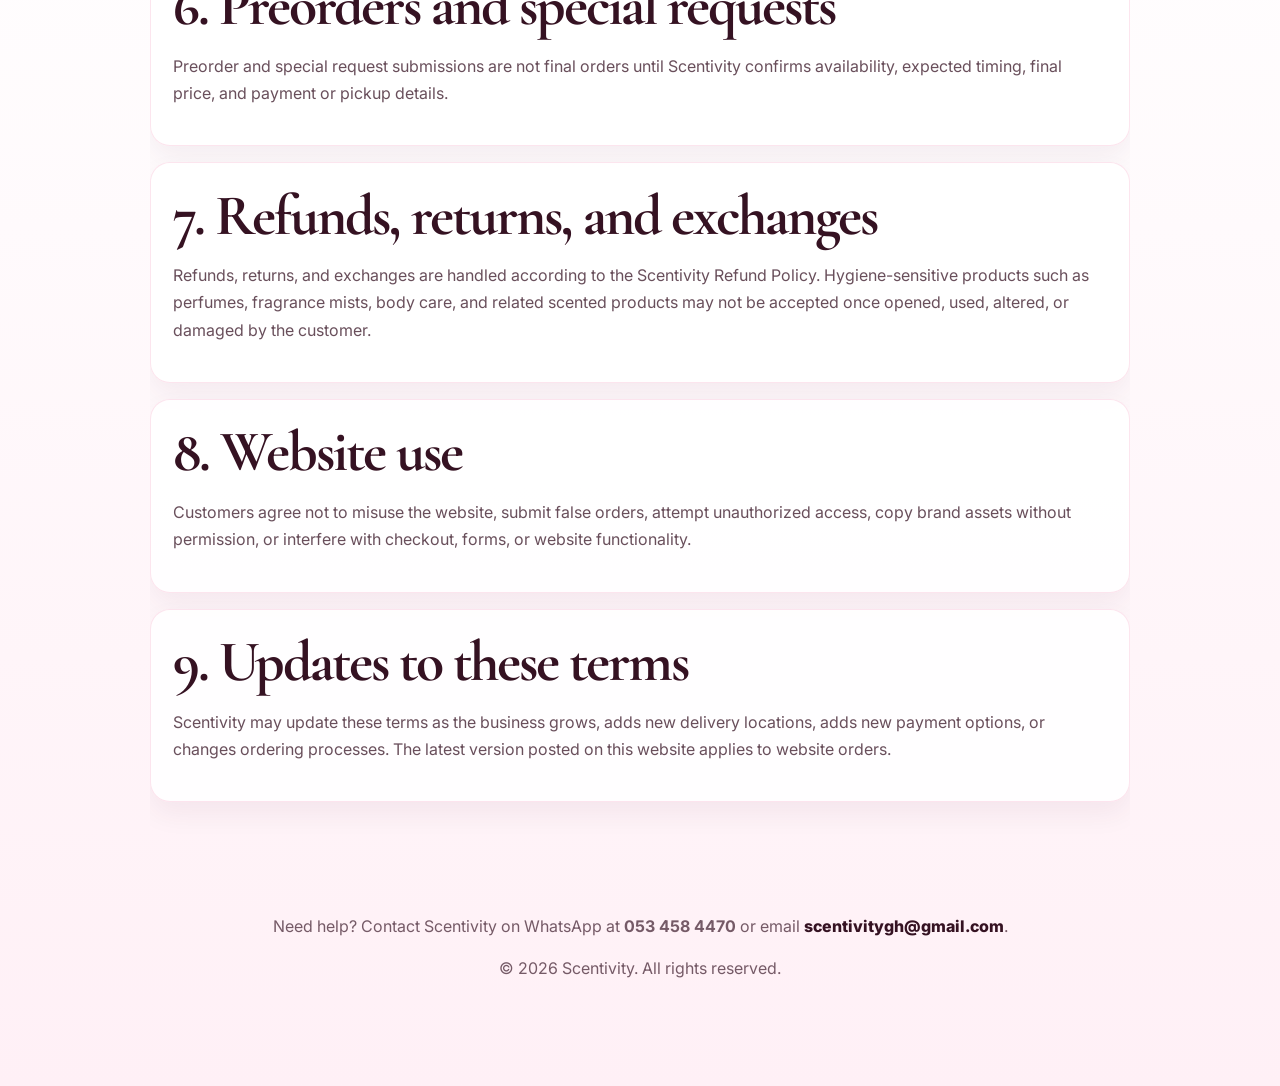
<file: terms-of-service.html>
<!DOCTYPE html>
<html lang="en">
<head>
  <meta charset="UTF-8" />
  <meta name="viewport" content="width=device-width, initial-scale=1.0" />
  <title>Terms of Service | Scentivity</title>
  <meta name="description" content="The terms customers agree to when browsing Scentivity, placing orders, using checkout, requesting preorder items, and arranging pickup or delivery." />
  <link rel="icon" href="assets/favicon.svg" type="image/svg+xml" />
  <link rel="preconnect" href="https://fonts.googleapis.com">
  <link rel="preconnect" href="https://fonts.gstatic.com" crossorigin>
  <link href="https://fonts.googleapis.com/css2?family=Cormorant+Garamond:wght@600;700&family=Inter:wght@400;500;600;700;800&display=swap" rel="stylesheet">
  <link rel="stylesheet" href="styles.css?v=paystack-compliance-loadmore-20260611" />
</head>
<body class="policy-page-body">
  <header class="policy-page-header">
    <a href="/" class="brand" aria-label="Scentivity homepage">
      <img src="assets/scentivity-logo-fused.png" alt="Scentivity logo" />
    </a>

    <nav class="policy-page-nav" aria-label="Policy page navigation">
      <a href="/#products">Shop</a>
      <a href="/#help-policies">Help & Policies</a>
      <a href="faq.html">FAQs</a>
      <a href="terms-of-service.html">Terms</a>
      <a href="refund-policy.html">Refunds</a>
      <a href="privacy-policy.html">Privacy</a>
      <a href="shipping-delivery-policy.html">Shipping</a>
    </nav>
  </header>

  <main class="policy-page-main">
    <section class="policy-page-hero">
      <p class="eyebrow">Scentivity</p>
      <h1>Terms of Service</h1>
      <p>The terms customers agree to when browsing Scentivity, placing orders, using checkout, requesting preorder items, and arranging pickup or delivery.</p>
    </section>

    <section class="policy-page-content">
      <article class="policy-panel">
        <h2>1. Business activity</h2>
        <p>Scentivity offers fragrance, beauty, body-care, home-fragrance, gift, and related scented products through this website, WhatsApp, email, Instagram, pickup, and delivery arrangements.</p>
      </article>
      <article class="policy-panel">
        <h2>2. Product information and availability</h2>
        <p>Product names, prices, photos, sizes, scent notes, availability labels, and descriptions are provided to help customers choose items. Availability may change before payment or confirmation because some items may sell out, arrive later, or be reserved for another customer.</p>
      </article>
      <article class="policy-panel">
        <h2>3. Orders and customer details</h2>
        <p>Customers are responsible for providing accurate names, phone numbers, delivery addresses, pickup or delivery preferences, and order notes. Scentivity may contact the customer to confirm an order, clarify a delivery address, confirm availability, or complete payment arrangements.</p>
      </article>
      <article class="policy-panel">
        <h2>4. Prices and payment</h2>
        <p>Prices are shown in Ghana cedis where listed. Customers may choose Card or MoMo during checkout. Card and MoMo payments open through Paystack. Scentivity does not collect card details, card PINs, or MoMo PINs.</p>
      </article>
      <article class="policy-panel">
        <h2>5. Delivery and pickup</h2>
        <p>Online delivery checkout is currently available within Ghana. Delivery timelines and delivery fees may vary by location, dispatch availability, order confirmation time, and product availability. Pickup instructions will be communicated when pickup is selected or approved.</p>
      </article>
      <article class="policy-panel">
        <h2>6. Preorders and special requests</h2>
        <p>Preorder and special request submissions are not final orders until Scentivity confirms availability, expected timing, final price, and payment or pickup details.</p>
      </article>
      <article class="policy-panel">
        <h2>7. Refunds, returns, and exchanges</h2>
        <p>Refunds, returns, and exchanges are handled according to the Scentivity Refund Policy. Hygiene-sensitive products such as perfumes, fragrance mists, body care, and related scented products may not be accepted once opened, used, altered, or damaged by the customer.</p>
      </article>
      <article class="policy-panel">
        <h2>8. Website use</h2>
        <p>Customers agree not to misuse the website, submit false orders, attempt unauthorized access, copy brand assets without permission, or interfere with checkout, forms, or website functionality.</p>
      </article>
      <article class="policy-panel">
        <h2>9. Updates to these terms</h2>
        <p>Scentivity may update these terms as the business grows, adds new delivery locations, adds new payment options, or changes ordering processes. The latest version posted on this website applies to website orders.</p>
      </article>
    </section>
  </main>

  <footer class="policy-page-footer">
    <p>Need help? Contact Scentivity on WhatsApp at <strong>053 458 4470</strong> or email <a href="mailto:scentivitygh@gmail.com">scentivitygh@gmail.com</a>.</p>
    <p>© <span id="year"></span> Scentivity. All rights reserved.</p>
  </footer>
  <script>document.getElementById('year').textContent = new Date().getFullYear();</script>
</body>
</html>
</file>
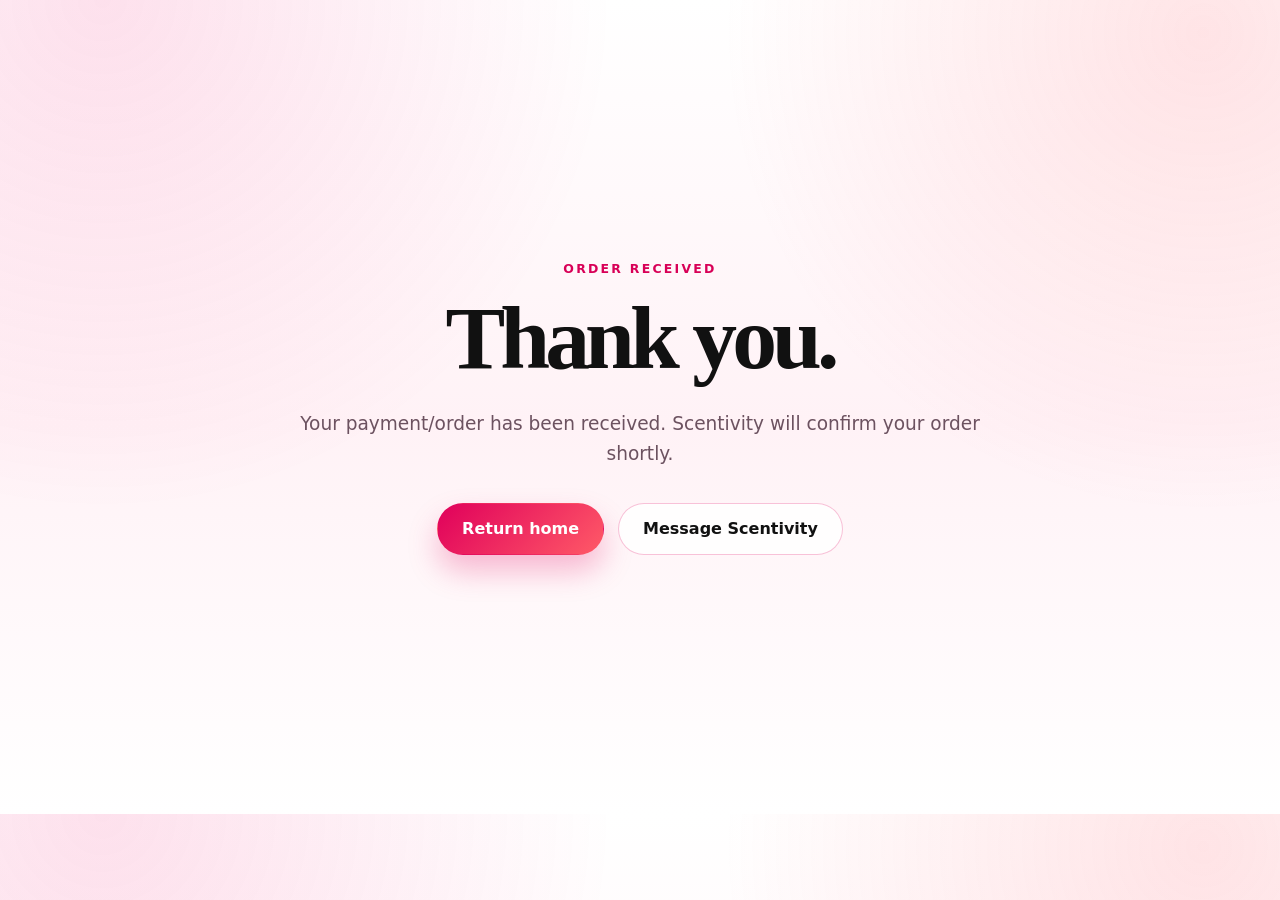
<file: thank-you.html>
<!DOCTYPE html>
<html lang="en">
<head>
  <meta charset="UTF-8" />
  <meta name="viewport" content="width=device-width, initial-scale=1.0" />
  <title>Thank You | Scentivity</title>
  <link rel="stylesheet" href="styles.css?v=ultra-mobile-20260615" />
  <link rel="stylesheet" href="scentivity-cart-count-badge-fix-20260611.css?v=ultra-mobile-20260615" />
</head>
<body>
  <main class="section" style="min-height: 70vh; display: grid; place-items: center; text-align: center;">
    <div>
      <p class="eyebrow">Order received</p>
      <h1 style="font-size: clamp(3rem, 7vw, 6rem);">Thank you.</h1>
      <p class="hero-text" style="margin-left: auto; margin-right: auto;">Your payment/order has been received. Scentivity will confirm your order shortly.</p>
      <p id="paymentReference" class="hero-text"></p>
      <div class="hero-actions" style="justify-content: center;">
        <a class="btn primary" href="/">Return home</a>
        <a class="btn ghost" href="https://wa.me/233534584470?text=Hello%20Scentivity%2C%20I%20just%20completed%20an%20order%20and%20would%20like%20to%20confirm%20the%20details." target="_blank" rel="noreferrer">Message Scentivity</a>
      </div>
    </div>
  </main>
  <script src="scentivity-clear-cart-after-checkout-20260808.js?v=clear-cart-20260808" defer></script>
  <script>
    document.addEventListener('DOMContentLoaded', function () {
      const params = new URLSearchParams(location.search || '');
      const ref = params.get('reference') || params.get('trxref') || params.get('paystackReference');
      const el = document.getElementById('paymentReference');
      if (el && ref) el.textContent = 'Payment reference: ' + ref + '. Your cart has been cleared.';
    });
  </script>
</body>
</html>
</file>
<file: styles.css>
:root {
  --ink: #111111;
  --deep-ink: #251018;
  --muted: #6c5260;
  --rose: #ff5a67;
  --rose-dark: #d80057;
  --hot-pink: #e0005b;
  --logo-pink: #f00467;
  --soft-pink: #f7a8bd;
  --blush: #fff2f6;
  --cream: #fff9fb;
  --white: #ffffff;
  --black: #111111;
  --gold: #d6a45f;
  --shadow: 0 22px 60px rgba(224, 0, 91, 0.13);
  --radius: 28px;
}

* { box-sizing: border-box; }
html { scroll-behavior: smooth; }
body {
  margin: 0;
  font-family: 'Inter', system-ui, -apple-system, BlinkMacSystemFont, 'Segoe UI', sans-serif;
  color: var(--ink);
  background:
    radial-gradient(circle at 8% 0%, rgba(240, 4, 103, .12), transparent 32rem),
    radial-gradient(circle at 94% 4%, rgba(255, 90, 103, .16), transparent 30rem),
    linear-gradient(180deg, #ffffff 0%, var(--blush) 52%, #ffffff 100%);
  line-height: 1.6;
}

a { color: inherit; text-decoration: none; }
img { max-width: 100%; display: block; }
button, input, textarea { font: inherit; }

.site-header {
  width: 100%;
  margin: 0;
  padding: 14px max(18px, calc((100vw - 1180px) / 2 + 18px));
  display: flex;
  align-items: center;
  justify-content: space-between;
  gap: 24px;
  background:
    linear-gradient(90deg, rgba(255,255,255,.98), rgba(255,242,246,.98));
  border-bottom: 1px solid rgba(224, 0, 91, .18);
  box-shadow: none;
  border-radius: 0;
  position: relative;
  z-index: 20;
}
.site-header::before {
  content: '';
  position: absolute;
  inset: 0 0 auto;
  height: 5px;
  background: linear-gradient(90deg, var(--black), var(--hot-pink), var(--rose));
}

.brand img { width: 220px; height: 78px; object-fit: contain; border-radius: 16px; }
.nav-links { display: flex; align-items: center; gap: 24px; font-weight: 700; font-size: .94rem; }
.nav-links a { color: var(--black); transition: color .2s ease, background .2s ease; padding: 8px 10px; border-radius: 999px; }
.nav-links a:hover { color: var(--hot-pink); background: rgba(240,4,103,.08); }
.menu-toggle { display: none; border: 0; background: linear-gradient(135deg, var(--hot-pink), var(--rose)); color: white; width: 44px; height: 44px; border-radius: 50%; }

.hero {
  width: min(1180px, calc(100% - 32px));
  margin: 56px auto 0;
  min-height: 680px;
  display: grid;
  grid-template-columns: minmax(0, 1.04fr) minmax(320px, .86fr);
  align-items: center;
  gap: 44px;
}

.eyebrow {
  margin: 0 0 12px;
  color: var(--rose-dark);
  text-transform: uppercase;
  letter-spacing: .18em;
  font-size: .78rem;
  font-weight: 800;
}

h1, h2, h3 { margin: 0; line-height: 1.05; }
h1, h2 { font-family: 'Cormorant Garamond', Georgia, serif; }
h1 { font-size: clamp(3.6rem, 8vw, 7.7rem); letter-spacing: -.055em; max-width: 760px; }
h2 { font-size: clamp(2.2rem, 4.5vw, 4.2rem); letter-spacing: -.035em; }
h3 { font-size: 1.18rem; }

.hero-text {
  color: var(--muted);
  font-size: 1.16rem;
  max-width: 630px;
  margin: 24px 0 0;
}

.hero-actions { display: flex; flex-wrap: wrap; gap: 14px; margin-top: 34px; }
.btn {
  display: inline-flex;
  align-items: center;
  justify-content: center;
  min-height: 52px;
  padding: 0 24px;
  border-radius: 999px;
  border: 1px solid transparent;
  font-weight: 800;
  cursor: pointer;
  transition: transform .2s ease, box-shadow .2s ease, background .2s ease;
}
.btn:hover { transform: translateY(-2px); }
.btn.primary { background: linear-gradient(135deg, var(--hot-pink), var(--rose)); color: white; box-shadow: 0 16px 30px rgba(224, 0, 91, .26); }
.btn.ghost { background: rgba(255,255,255,.86); border-color: rgba(224, 0, 91, .24); color: var(--black); }

.trust-row { display: flex; flex-wrap: wrap; gap: 14px; margin-top: 28px; }
.trust-row span {
  padding: 10px 14px;
  background: rgba(255,255,255,.78);
  border: 1px solid rgba(224,0,91,.18);
  border-radius: 999px;
  color: #6e4c5c;
  font-size: .88rem;
  font-weight: 700;
}

.hero-card {
  min-height: 610px;
  background: linear-gradient(145deg, rgba(255,255,255,.9), rgba(255,236,244,.86));
  border: 1px solid rgba(224, 0, 91, .18);
  border-radius: 48px;
  box-shadow: var(--shadow);
  padding: 30px;
  position: relative;
  overflow: hidden;
}
.hero-card::before {
  content: '';
  position: absolute;
  inset: auto -80px -90px auto;
  width: 300px;
  height: 300px;
  background: rgba(224, 0, 91, .13);
  border-radius: 50%;
}
.bottle-scene {
  height: 500px;
  border-radius: 36px;
  display: grid;
  place-items: center;
  background:
    radial-gradient(circle at 65% 28%, rgba(255,255,255,.9), transparent 11rem),
    radial-gradient(circle at 25% 80%, rgba(125,45,71,.12), transparent 16rem),
    linear-gradient(135deg, rgba(255,255,255,.9), rgba(255,210,226,.72));
  position: relative;
}
.perfume-bottle { display: grid; justify-items: center; filter: drop-shadow(0 30px 28px rgba(61, 18, 36, .22)); }
.bottle-cap { width: 104px; height: 64px; border-radius: 16px 16px 8px 8px; background: linear-gradient(135deg, var(--black), var(--hot-pink)); }
.bottle-neck { width: 154px; height: 56px; border-radius: 16px; background: linear-gradient(135deg, var(--soft-pink), var(--rose)); }
.bottle-body {
  width: 310px;
  height: 350px;
  border-radius: 86px 86px 106px 106px;
  background: linear-gradient(145deg, var(--rose), var(--hot-pink) 58%, var(--black));
  display: grid;
  place-items: center;
  color: #fff9ed;
  border: 10px solid rgba(255,255,255,.34);
  padding: 30px;
}
.bottle-logo {
  width: min(230px, 82%);
  height: auto;
  display: block;
  background: rgba(255, 255, 255, .92);
  border-radius: 24px;
  padding: 12px;
  box-shadow: 0 18px 34px rgba(61,18,36,.16);
}
.bottle-body span { font-family: 'Cormorant Garamond', serif; font-size: 9rem; line-height: .7; }
.bottle-body small { margin-top: -78px; letter-spacing: .22em; text-transform: uppercase; font-weight: 800; }
.sparkle { position: absolute; width: 26px; height: 26px; transform: rotate(45deg); background: var(--hot-pink); opacity: .75; border-radius: 8px; }
.sparkle.one { top: 70px; right: 92px; }
.sparkle.two { bottom: 90px; left: 78px; width: 18px; height: 18px; background: #fff; }
.feature-note {
  position: absolute;
  left: 54px;
  right: 54px;
  bottom: 42px;
  padding: 18px 20px;
  background: rgba(255,255,255,.82);
  border: 1px solid rgba(224,0,91,.16);
  border-radius: 24px;
  display: flex;
  justify-content: space-between;
  gap: 16px;
  box-shadow: 0 16px 32px rgba(61,18,36,.1);
}
.feature-note span { color: var(--muted); }

.section { width: min(1180px, calc(100% - 32px)); margin: 92px auto; }
.stats {
  display: grid;
  grid-template-columns: repeat(3, 1fr);
  gap: 16px;
  margin-top: 0;
}
.stats article {
  padding: 26px;
  border-radius: var(--radius);
  background: rgba(255,255,255,.72);
  border: 1px solid rgba(224,0,91,.16);
  box-shadow: 0 10px 24px rgba(61,18,36,.06);
}
.stats strong { display: block; font-family: 'Cormorant Garamond', serif; font-size: 3rem; line-height: 1; }
.stats span { color: var(--muted); font-weight: 700; }

.section-heading { max-width: 760px; margin-bottom: 34px; }
.section-heading p { color: var(--muted); }
.section-heading.split { max-width: none; display: flex; justify-content: space-between; gap: 28px; align-items: end; }
.section-heading.split > div:first-child { max-width: 760px; }
code { padding: 4px 8px; border-radius: 8px; background: rgba(125,45,71,.08); }

.collection-grid, .product-grid, .steps-grid {
  display: grid;
  grid-template-columns: repeat(4, 1fr);
  gap: 18px;
}
.collection-card, .product-card, .steps-grid article, .owner-note, .contact, .about {
  background: rgba(255,255,255,.75);
  border: 1px solid rgba(224,0,91,.16);
  box-shadow: 0 12px 34px rgba(61,18,36,.07);
}
.collection-card {
  min-height: 260px;
  border-radius: 30px;
  padding: 24px;
  display: flex;
  flex-direction: column;
  justify-content: space-between;
  overflow: hidden;
  position: relative;
}
.collection-card::after { content: ''; position: absolute; width: 150px; height: 150px; right: -56px; bottom: -56px; border-radius: 50%; background: rgba(255,255,255,.42); }
.collection-card span { color: var(--hot-pink); font-weight: 900; letter-spacing: .15em; }
.collection-card p { margin-bottom: 0; color: var(--muted); }
.collection-card.floral { background: linear-gradient(145deg, rgba(255,255,255,.9), rgba(255,206,222,.86)); }
.collection-card.warm { background: linear-gradient(145deg, rgba(255,255,255,.9), rgba(255,90,103,.2)); }
.collection-card.fresh { background: linear-gradient(145deg, rgba(255,255,255,.9), rgba(247,168,189,.32)); }
.collection-card.luxury { background: linear-gradient(145deg, rgba(255,255,255,.9), rgba(17,17,17,.08)); }

.filter-controls { display: flex; flex-wrap: wrap; gap: 14px; justify-content: flex-end; }
.filter-panel {
  display: grid;
  gap: 16px;
  min-width: min(460px, 100%);
}
.filter-panel > div {
  padding: 14px;
  border-radius: 22px;
  border: 1px solid rgba(224,0,91,.14);
  background: rgba(255,255,255,.66);
}
.filter-panel > div > span {
  display: block;
  margin-bottom: 10px;
  color: var(--rose-dark);
  font-size: .74rem;
  font-weight: 900;
  text-transform: uppercase;
  letter-spacing: .14em;
}
.subcategory-controls {
  justify-content: flex-end;
}
.category-guide-grid {
  grid-template-columns: repeat(3, 1fr);
}

.filter {
  border: 1px solid rgba(125,45,71,.15);
  background: rgba(255,255,255,.8);
  color: var(--ink);
  border-radius: 999px;
  padding: 10px 15px;
  font-weight: 800;
  cursor: pointer;
}
.filter.active { background: linear-gradient(135deg, var(--hot-pink), var(--rose)); color: white; border-color: transparent; }

.product-card {
  border-radius: 30px;
  overflow: hidden;
  transition: transform .2s ease, box-shadow .2s ease;
}
.product-card:hover { transform: translateY(-6px); box-shadow: 0 18px 44px rgba(61,18,36,.12); }
/* Show the complete product photo instead of cropping it into a square.
   This is best for branded Scentivity product images that include the logo/motto at the top. */
.product-card img {
  width: 100%;
  height: auto;
  max-height: 560px;
  object-fit: contain;
  object-position: center;
  display: block;
  background: linear-gradient(180deg, #fff7fb 0%, #ffffff 100%);
}
.product-info { padding: 20px; }
.product-top { display: flex; justify-content: space-between; gap: 16px; align-items: start; }
.product-brand { color: var(--rose-dark); font-size: .78rem; text-transform: uppercase; letter-spacing: .12em; font-weight: 900; }
.product-tags { display: flex; flex-wrap: wrap; gap: 6px; margin: 8px 0 10px; }
.product-tags span {
  padding: 5px 8px;
  border-radius: 999px;
  background: rgba(255,242,246,.95);
  border: 1px solid rgba(224,0,91,.13);
  color: #6e354d;
  font-size: .72rem;
  font-weight: 800;
}
.price { color: var(--ink); font-weight: 900; font-size: 1.2rem; white-space: nowrap; }
.product-info p { color: var(--muted); margin: 12px 0 18px; }
.product-actions { display: grid; gap: 14px; }
.product-info .btn { width: 100%; min-height: 46px; }
.hidden { display: none; }

.owner-note {
  border-radius: 36px;
  padding: 34px;
  display: grid;
  grid-template-columns: .8fr 1.2fr;
  gap: 36px;
  align-items: start;
  background: linear-gradient(135deg, rgba(255,255,255,.84), rgba(255,236,230,.74));
}
.owner-note ol { margin: 0; padding-left: 20px; color: var(--muted); font-weight: 600; }
.owner-note li + li { margin-top: 10px; }

.about {
  border-radius: 44px;
  padding: 24px;
  display: grid;
  grid-template-columns: .92fr 1.08fr;
  gap: 34px;
  align-items: center;
}
.about-image {
  min-height: 460px;
  border-radius: 34px;
  background:
    radial-gradient(circle at 30% 24%, rgba(255,255,255,.88), transparent 11rem),
    radial-gradient(circle at 90% 95%, rgba(255,255,255,.18), transparent 12rem),
    linear-gradient(145deg, var(--black), var(--hot-pink) 58%, var(--rose));
  display: grid;
  place-items: center;
  overflow: hidden;
  padding: 34px;
}
.about-image img {
  width: min(430px, 94%);
  height: auto;
  display: block;
  background: rgba(255, 255, 255, .94);
  border-radius: 28px;
  padding: 14px;
  box-shadow: 0 24px 54px rgba(61,18,36,.24);
}
.about-copy { padding: 20px; }
.about-copy p { color: var(--muted); }
.check-list { margin-top: 20px; }
.check-list p { margin: 10px 0; color: var(--ink); font-weight: 700; }

.steps-grid article {
  border-radius: 28px;
  padding: 24px;
}
.steps-grid span {
  display: grid;
  place-items: center;
  width: 42px;
  height: 42px;
  background: linear-gradient(135deg, var(--black), var(--hot-pink));
  color: white;
  border-radius: 50%;
  font-weight: 900;
  margin-bottom: 16px;
}
.steps-grid p { color: var(--muted); }

.contact {
  border-radius: 44px;
  padding: 32px;
  display: grid;
  grid-template-columns: .9fr 1.1fr;
  gap: 24px;
  align-items: stretch;
  background:
    radial-gradient(circle at 0% 0%, rgba(240,4,103,.12), transparent 18rem),
    linear-gradient(145deg, rgba(255,255,255,.88), rgba(255,242,246,.86));
}
.contact-copy {
  grid-row: span 2;
  display: flex;
  flex-direction: column;
}
.contact-copy p { color: var(--muted); }

.contact-methods {
  display: grid;
  gap: 12px;
  margin-top: 24px;
}
.contact-card {
  display: grid;
  grid-template-columns: 48px 1fr;
  align-items: center;
  gap: 14px;
  padding: 15px 16px;
  border-radius: 20px;
  background: rgba(255,255,255,.82);
  border: 1px solid rgba(224,0,91,.16);
  box-shadow: 0 10px 24px rgba(61,18,36,.05);
  color: var(--deep-ink);
  transition: transform .2s ease, border-color .2s ease, box-shadow .2s ease;
}
.contact-card:hover {
  transform: translateY(-2px);
  border-color: rgba(224,0,91,.34);
  box-shadow: 0 14px 28px rgba(224,0,91,.10);
}
.contact-card.highlight {
  background: linear-gradient(135deg, rgba(240,4,103,.10), rgba(255,90,103,.12));
  border-color: rgba(224,0,91,.26);
}
.contact-icon {
  width: 48px;
  height: 48px;
  display: grid;
  place-items: center;
  border-radius: 50%;
  background: linear-gradient(135deg, var(--hot-pink), var(--rose));
  color: #ffffff;
  font-weight: 900;
  font-size: 1.15rem;
}

.contact-icon svg {
  width: 24px;
  height: 24px;
  fill: currentColor;
  display: block;
}
.whatsapp-icon {
  background: linear-gradient(135deg, var(--hot-pink), var(--rose));
}
.contact-card strong,
.contact-card small { display: block; }
.contact-card strong { font-size: .98rem; }
.contact-card small { color: var(--muted); font-weight: 700; margin-top: 2px; word-break: break-word; }
.contact-note {
  margin-top: 18px;
  padding: 14px 16px;
  border-left: 4px solid var(--hot-pink);
  background: rgba(255,255,255,.68);
  border-radius: 16px;
  font-weight: 700;
}
.contact-panel {
  padding: 24px;
  border-radius: 30px;
  background: linear-gradient(135deg, #111111, #2a0715 58%, var(--hot-pink));
  color: #fff7ef;
  box-shadow: 0 16px 34px rgba(61,18,36,.12);
  display: grid;
  gap: 16px;
  align-content: start;
}
.contact-panel h3 { color: #ffffff; }
.contact-panel ul { margin: 0; padding-left: 20px; color: rgba(255,247,239,.86); }
.contact-panel li { margin-bottom: 8px; }
.contact-panel .btn { width: fit-content; background: #ffffff; color: var(--hot-pink); box-shadow: none; }
.contact-form {
  display: grid;
  gap: 16px;
  padding: 22px;
  border-radius: 30px;
  background: linear-gradient(145deg, rgba(255,255,255,.95), rgba(255,235,243,.9));
  border: 1px solid rgba(224,0,91,.14);
}
.contact-form label { display: grid; gap: 8px; font-weight: 800; }
.contact-form input, .contact-form textarea {
  width: 100%;
  border: 1px solid rgba(125,45,71,.15);
  border-radius: 18px;
  padding: 14px 16px;
  background: white;
  color: var(--ink);
  outline: none;
}
.contact-form input:focus, .contact-form textarea:focus { border-color: var(--rose-dark); box-shadow: 0 0 0 4px rgba(224,0,91,.10); }

.site-footer {
  width: min(1180px, calc(100% - 32px));
  margin: 88px auto 28px;
  padding: 28px;
  border-radius: 36px;
  display: grid;
  grid-template-columns: 1.3fr .7fr .8fr;
  gap: 24px;
  align-items: center;
  background: linear-gradient(135deg, #111111, #2a0715 56%, #d80057);
  color: #fff7ef;
}
.site-footer img { width: 210px; height: auto; background: #fff7ef; border-radius: 18px; padding: 6px; }
.site-footer p { color: rgba(255,247,239,.76); margin-bottom: 0; }
.site-footer nav { display: flex; gap: 18px; flex-wrap: wrap; font-weight: 800; }
.copyright { text-align: right; }

.back-to-top {
  position: fixed;
  right: 22px;
  bottom: 22px;
  width: 52px;
  height: 52px;
  border: 0;
  border-radius: 50%;
  background: linear-gradient(135deg, var(--hot-pink), var(--rose));
  color: #ffffff;
  font-size: 1.5rem;
  font-weight: 900;
  box-shadow: 0 16px 34px rgba(61,18,36,.22);
  cursor: pointer;
  opacity: 0;
  pointer-events: none;
  transform: translateY(14px);
  transition: opacity .2s ease, transform .2s ease;
  z-index: 120;
}
.back-to-top.visible {
  opacity: 1;
  pointer-events: auto;
  transform: translateY(0);
}
.back-to-top:hover { transform: translateY(-3px); }


@media (max-width: 980px) {
  .hero, .about, .contact, .owner-note { grid-template-columns: 1fr; }
  .category-guide-grid { grid-template-columns: repeat(2, 1fr); }
  .filter-panel, .subcategory-controls, .filter-controls { justify-content: flex-start; }
  .contact-panel, .contact-form { grid-column: auto; }
  .collection-grid, .product-grid, .steps-grid { grid-template-columns: repeat(2, 1fr); }
  .section-heading.split { display: block; }
  .filter-controls { justify-content: flex-start; margin-top: 20px; }
  .hero-card { min-height: 540px; }
  .site-footer { grid-template-columns: 1fr; }
  .copyright { text-align: left; }
}

@media (max-width: 720px) {
  .site-header { border-radius: 0; align-items: flex-start; flex-wrap: wrap; padding-top: 18px; }
  .brand img { width: 170px; height: 62px; }
  .menu-toggle { display: block; }
  .nav-links { display: none; width: 100%; flex-direction: column; align-items: flex-start; padding: 12px 0 6px; }
  .nav-links.open { display: flex; }
  .hero { min-height: auto; margin-top: 30px; }
  h1 { font-size: clamp(3rem, 16vw, 4.8rem); }
  .hero-card { min-height: 480px; padding: 18px; border-radius: 34px; }
  .bottle-scene { height: 400px; }
  .bottle-body { width: 230px; height: 280px; padding: 18px; }
  .bottle-logo { width: min(190px, 86%); border-radius: 18px; padding: 8px; }
  .feature-note { position: static; margin-top: 16px; flex-direction: column; }
  .stats, .collection-grid, .category-guide-grid, .product-grid, .steps-grid { grid-template-columns: 1fr; }
  .section { margin: 68px auto; }
  .about-image { min-height: 330px; }
  .contact, .about, .owner-note { padding: 20px; border-radius: 32px; }
}


/* Cart and checkout */
.cart-nav-button {
  border: 1px solid rgba(224,0,91,.18);
  background: rgba(255,255,255,.86);
  color: var(--black);
  border-radius: 999px;
  padding: 8px 12px;
  font-weight: 900;
  cursor: pointer;
}
.cart-nav-button span {
  display: inline-grid;
  place-items: center;
  min-width: 24px;
  height: 24px;
  margin-left: 6px;
  border-radius: 50%;
  background: linear-gradient(135deg, var(--hot-pink), var(--rose));
  color: white;
  font-size: .78rem;
}
.cart-overlay {
  position: fixed;
  inset: 0;
  background: rgba(17, 17, 17, .34);
  opacity: 0;
  pointer-events: none;
  transition: opacity .22s ease;
  z-index: 180;
}
.cart-overlay.visible { opacity: 1; pointer-events: auto; }
.cart-drawer {
  position: fixed;
  top: 0;
  right: 0;
  width: min(520px, 100vw);
  height: 100vh;
  overflow-y: auto;
  background: linear-gradient(180deg, #ffffff, var(--blush));
  box-shadow: -24px 0 60px rgba(61,18,36,.22);
  padding: 24px;
  transform: translateX(110%);
  transition: transform .25s ease;
  z-index: 190;
  border-left: 1px solid rgba(224,0,91,.2);
}
.cart-drawer.open { transform: translateX(0); }
.cart-header {
  display: flex;
  align-items: flex-start;
  justify-content: space-between;
  gap: 18px;
  margin-bottom: 18px;
}
.cart-header h2 { font-size: 2.8rem; }
.cart-close {
  width: 44px;
  height: 44px;
  border: 0;
  border-radius: 50%;
  background: linear-gradient(135deg, var(--black), var(--hot-pink));
  color: white;
  font-size: 1.8rem;
  line-height: 1;
  cursor: pointer;
}
.cart-empty {
  padding: 18px;
  background: rgba(255,255,255,.78);
  border: 1px dashed rgba(224,0,91,.28);
  border-radius: 20px;
  color: var(--muted);
  font-weight: 700;
}
.cart-items { display: grid; gap: 12px; }
.cart-item {
  display: grid;
  grid-template-columns: 86px 1fr;
  gap: 14px;
  padding: 12px;
  border-radius: 20px;
  background: rgba(255,255,255,.86);
  border: 1px solid rgba(224,0,91,.14);
}
.cart-item img {
  width: 86px;
  height: 100px;
  object-fit: contain;
  border-radius: 16px;
  background: #fff7fb;
}
.cart-item strong,
.cart-item small,
.cart-item span { display: block; }
.cart-item small { color: var(--muted); font-weight: 700; margin-top: 2px; }
.cart-item span { font-weight: 900; color: var(--rose-dark); margin-top: 6px; }
.cart-qty {
  display: flex;
  flex-wrap: wrap;
  align-items: center;
  gap: 8px;
  margin-top: 10px;
}
.cart-qty button {
  border: 1px solid rgba(224,0,91,.2);
  background: white;
  color: var(--black);
  min-width: 34px;
  height: 34px;
  border-radius: 999px;
  font-weight: 900;
  cursor: pointer;
}
.cart-qty .remove {
  padding: 0 12px;
  color: var(--rose-dark);
}
.cart-summary {
  display: flex;
  justify-content: space-between;
  align-items: center;
  gap: 16px;
  margin: 18px 0 6px;
  padding: 18px;
  border-radius: 20px;
  background: linear-gradient(135deg, #111111, #2a0715 58%, var(--hot-pink));
  color: white;
}
.cart-summary span { color: rgba(255,255,255,.75); font-weight: 800; }
.cart-summary strong { font-size: 1.35rem; }
.cart-small-note,
.payment-security-note {
  color: var(--muted);
  font-size: .86rem;
  font-weight: 700;
}
.checkout-form {
  display: grid;
  gap: 14px;
  margin-top: 18px;
  padding-top: 18px;
  border-top: 1px solid rgba(224,0,91,.14);
}
.checkout-form.checkout-disabled { opacity: .62; }
.checkout-form h3 { margin-top: 8px; }
.checkout-form label,
.checkout-options {
  display: grid;
  gap: 8px;
  font-weight: 800;
}
.checkout-form input,
.checkout-form textarea,
.checkout-form select {
  width: 100%;
  border: 1px solid rgba(125,45,71,.15);
  border-radius: 18px;
  padding: 13px 15px;
  background: white;
  color: var(--ink);
  outline: none;
}
.checkout-form input:focus,
.checkout-form textarea:focus,
.checkout-form select:focus {
  border-color: var(--rose-dark);
  box-shadow: 0 0 0 4px rgba(224,0,91,.10);
}
.checkout-options {
  border: 1px solid rgba(224,0,91,.14);
  border-radius: 18px;
  padding: 14px;
  background: rgba(255,255,255,.66);
}
.checkout-options legend {
  padding: 0 8px;
  color: var(--rose-dark);
  font-weight: 900;
}
.checkout-options label {
  display: flex;
  align-items: center;
  gap: 14px;
}
.checkout-submit { width: 100%; }
.payment-status {
  margin: 0;
  min-height: 22px;
  font-weight: 800;
}
.payment-status.info { color: var(--muted); }
.payment-status.success { color: #137a4c; }
.payment-status.error { color: #b0003a; }
.product-actions .add-to-cart { width: 100%; }
@media (max-width: 720px) {
  .cart-drawer { padding: 18px; }
  .cart-header h2 { font-size: 2.2rem; }
  .cart-item { grid-template-columns: 74px 1fr; }
  .cart-item img { width: 74px; height: 92px; }
}


.three-category-grid {
  grid-template-columns: repeat(3, minmax(0, 1fr));
}

@media (max-width: 900px) {
  .three-category-grid {
    grid-template-columns: 1fr;
  }
}


/* Update: nav search button and product search */
.nav-search-button {
  border: 0;
  background: rgba(255,255,255,.86);
  color: var(--black);
  border-radius: 999px;
  padding: 8px 12px;
  font-weight: 900;
  cursor: pointer;
}
.nav-search-button:hover {
  color: var(--hot-pink);
  background: rgba(240,4,103,.08);
}
.product-search {
  width: 100%;
  border: 1px solid rgba(125,45,71,.15);
  border-radius: 999px;
  padding: 12px 16px;
  background: white;
  color: var(--ink);
  outline: none;
  font-weight: 700;
}
.product-search:focus {
  border-color: var(--rose-dark);
  box-shadow: 0 0 0 4px rgba(224,0,91,.10);
}

/* Keep pickup and delivery options on one line */
.checkout-options {
  display: flex;
  flex-wrap: wrap;
  align-items: center;
  gap: 10px 16px;
}
.checkout-options legend {
  float: left;
  margin-right: 8px;
  line-height: 1.9;
}
.checkout-options label {
  display: inline-flex;
  width: auto;
  white-space: nowrap;
  margin: 0;
}
.contact-panel p {
  margin: 0;
  color: rgba(255,247,239,.9);
  font-weight: 700;
}
.contact-form h3 {
  margin: 0;
  color: var(--deep-ink);
}


/* Update: removed standalone categories section and combined preorder request into one clean card */
.preorder-card {
  align-self: stretch;
}

.preorder-form {
  height: 100%;
  align-content: start;
}

.preorder-form .eyebrow {
  margin-bottom: 0;
}

.preorder-form .form-intro {
  margin: 0 0 6px;
  color: var(--muted);
  font-weight: 700;
  line-height: 1.65;
}

.fulfillment-options {
  display: grid;
  gap: 14px;
}

.fulfillment-choice-row {
  display: flex;
  align-items: center;
  gap: 12px;
  flex-wrap: nowrap;
}

.fulfillment-choice-row label {
  flex: 1 1 0;
  justify-content: center;
  border: 1px solid rgba(224,0,91,.14);
  border-radius: 999px;
  padding: 10px 12px;
  background: rgba(255,255,255,.82);
}

@media (max-width: 420px) {
  .fulfillment-choice-row {
    gap: 8px;
  }

  .fulfillment-choice-row label {
    padding: 9px 10px;
  }
}

/* remove-categories-combine-preorder */


/* WhatsApp icon now matches Email and Instagram contact icon colors */
.whatsapp-icon {
  background: linear-gradient(135deg, var(--hot-pink), var(--rose));
}

/* Clearer fragrance-themed wording support */
.preorder-card {
  align-self: stretch;
}

.preorder-form .form-intro {
  margin: 0 0 6px;
  color: var(--muted);
  font-weight: 700;
  line-height: 1.65;
}

/* whatsapp-icon-fragrance-label-update */

/* Homepage product slideshow: available products and coming-soon scents */
.homepage-showcase {
  margin-top: 70px;
}

.showcase-heading {
  align-items: center;
}

.showcase-controls {
  display: flex;
  gap: 14px;
  flex-shrink: 0;
}

.showcase-arrow {
  width: 48px;
  height: 48px;
  border: 1px solid rgba(224, 0, 91, .22);
  border-radius: 50%;
  background: rgba(255, 255, 255, .9);
  color: var(--hot-pink);
  font-size: 2rem;
  line-height: 1;
  font-weight: 800;
  cursor: pointer;
  box-shadow: 0 10px 24px rgba(61, 18, 36, .08);
  transition: transform .2s ease, background .2s ease;
}

.showcase-arrow:hover {
  transform: translateY(-2px);
  background: var(--blush);
}

.showcase-window {
  overflow: hidden;
  border-radius: 34px;
  border: 1px solid rgba(224, 0, 91, .16);
  box-shadow: var(--shadow);
  background: rgba(255, 255, 255, .75);
}

.showcase-track {
  display: flex;
  width: 100%;
  transition: transform .55s ease;
}

.showcase-slide {
  min-width: 100%;
  display: grid;
  grid-template-columns: minmax(260px, .88fr) minmax(0, 1.12fr);
  gap: 34px;
  align-items: center;
  padding: 28px;
  background:
    radial-gradient(circle at 86% 18%, rgba(240,4,103,.10), transparent 18rem),
    linear-gradient(135deg, rgba(255,255,255,.92), rgba(255,242,246,.88));
}

.showcase-image-wrap {
  position: relative;
  min-height: 420px;
  border-radius: 28px;
  overflow: hidden;
  background: linear-gradient(135deg, #fff, #fff1f6);
  display: grid;
  place-items: center;
}

.showcase-image-wrap img {
  width: 100%;
  height: 100%;
  max-height: 480px;
  object-fit: contain;
  padding: 16px;
}

.showcase-badge {
  position: absolute;
  top: 16px;
  left: 16px;
  padding: 9px 14px;
  border-radius: 999px;
  font-size: .78rem;
  font-weight: 900;
  text-transform: uppercase;
  letter-spacing: .11em;
  color: white;
  box-shadow: 0 12px 22px rgba(61,18,36,.14);
}

.showcase-badge.available {
  background: linear-gradient(135deg, var(--hot-pink), var(--rose));
}

.showcase-badge.soon {
  background: linear-gradient(135deg, var(--black), var(--rose-dark));
}

.showcase-copy {
  display: grid;
  gap: 16px;
  align-content: center;
}

.showcase-copy h3 {
  font-family: 'Cormorant Garamond', Georgia, serif;
  font-size: clamp(2.1rem, 4vw, 4rem);
  letter-spacing: -.035em;
}

.showcase-copy p:not(.eyebrow) {
  color: var(--muted);
  font-size: 1.03rem;
  margin: 0;
}

.showcase-tags {
  justify-content: flex-start;
}

.showcase-bottom {
  display: flex;
  align-items: center;
  justify-content: space-between;
  gap: 16px;
  flex-wrap: wrap;
  padding-top: 8px;
}

.showcase-bottom strong {
  font-size: 1.9rem;
  color: var(--black);
}

.showcase-dots {
  display: flex;
  justify-content: center;
  gap: 9px;
  margin-top: 18px;
}

.showcase-dot {
  width: 11px;
  height: 11px;
  border: 0;
  border-radius: 999px;
  background: rgba(224, 0, 91, .22);
  cursor: pointer;
  transition: width .2s ease, background .2s ease;
}

.showcase-dot.active {
  width: 34px;
  background: linear-gradient(135deg, var(--hot-pink), var(--rose));
}

@media (max-width: 900px) {
  .showcase-heading {
    align-items: flex-start;
  }

  .showcase-slide {
    grid-template-columns: 1fr;
  }

  .showcase-image-wrap {
    min-height: 330px;
  }
}

@media (max-width: 560px) {
  .showcase-slide {
    padding: 18px;
    gap: 22px;
  }

  .showcase-image-wrap {
    min-height: 280px;
  }

  .showcase-bottom {
    align-items: stretch;
  }

  .showcase-bottom .btn {
    width: 100%;
  }
}

/* homepage-product-slideshow-20260601 */


/* Fixed checkout refinement: totals, delivery fee, and mobile-friendly fulfillment buttons */
.cart-summary.cart-totals {
  display: grid;
  gap: 14px;
}

.cart-total-line {
  display: flex;
  justify-content: space-between;
  align-items: center;
  gap: 12px;
}

.cart-grand-total {
  border-top: 1px solid rgba(255,255,255,.22);
  padding-top: 10px;
}

.delivery-fields {
  display: grid;
  gap: 14px;
}

.checkout-options.fulfillment-options {
  display: grid !important;
  gap: 12px !important;
  align-items: stretch !important;
  flex-wrap: initial !important;
}

.checkout-options.fulfillment-options legend {
  float: none !important;
  margin: 0 !important;
  line-height: 1.2 !important;
}

.fulfillment-choice-row {
  display: grid !important;
  grid-template-columns: repeat(2, minmax(0, 1fr)) !important;
  gap: 10px !important;
  width: 100% !important;
}

.checkout-options .fulfillment-choice,
.fulfillment-choice {
  display: flex !important;
  align-items: center !important;
  justify-content: center !important;
  gap: 8px !important;
  width: 100% !important;
  min-height: 48px;
  padding: 12px 10px !important;
  border: 1px solid rgba(224,0,91,.18) !important;
  border-radius: 999px !important;
  background: rgba(255,255,255,.92) !important;
  text-align: center;
  line-height: 1.1;
  white-space: nowrap;
  margin: 0 !important;
}

.fulfillment-choice input {
  width: auto;
  flex: 0 0 auto;
  accent-color: var(--hot-pink);
}

.fulfillment-choice span {
  display: inline-block;
  font-weight: 900;
}

@media (max-width: 420px) {
  .checkout-options.fulfillment-options { padding: 12px; }
  .fulfillment-choice-row { gap: 8px !important; }
  .checkout-options .fulfillment-choice,
  .fulfillment-choice {
    min-height: 44px;
    padding: 10px 8px !important;
    font-size: .92rem;
  }
}

/* Cacheproof JS fix: keep slideshow area visible while JavaScript loads */
.showcase-window {
  min-height: 340px;
}

#homepageProductSlides:empty::before {
  content: "Loading Scentivity products...";
  display: grid;
  place-items: center;
  min-width: 100%;
  min-height: 340px;
  color: var(--muted);
  font-weight: 900;
  text-align: center;
  padding: 2rem;
}

/* Delivery fee note update */
.delivery-fee-note {
  color: var(--muted);
  font-weight: 800;
}

#deliveryFeeSummaryRow,
#deliveryFeeInput {
  display: none !important;
}


/* Combo Deals update */
.combo-deals {
  margin: 24px 0 34px;
  padding: 24px;
  border-radius: 34px;
  border: 1px solid rgba(224,0,91,.16);
  background:
    radial-gradient(circle at 10% 0%, rgba(255,255,255,.86), transparent 13rem),
    linear-gradient(135deg, rgba(255,255,255,.84), rgba(255,232,240,.74));
  box-shadow: 0 16px 42px rgba(61,18,36,.08);
}

.combo-heading {
  display: flex;
  align-items: end;
  justify-content: space-between;
  gap: 20px;
  margin-bottom: 18px;
}

.combo-heading h3 {
  font-family: 'Cormorant Garamond', serif;
  font-size: clamp(2rem, 4vw, 3rem);
  line-height: 1;
  margin: 0;
}

.combo-heading p {
  margin: 8px 0 0;
  color: var(--muted);
  font-weight: 650;
}

.combo-grid {
  display: grid;
  grid-template-columns: repeat(3, 1fr);
  gap: 18px;
}

.combo-card {
  display: grid;
  grid-template-rows: 220px 1fr;
  overflow: hidden;
  border-radius: 28px;
  border: 1px solid rgba(224,0,91,.18);
  background: rgba(255,255,255,.88);
  box-shadow: 0 12px 34px rgba(61,18,36,.08);
}

.combo-image-wrap {
  position: relative;
  display: grid;
  place-items: center;
  padding: 18px;
  background:
    radial-gradient(circle at 20% 12%, rgba(255,255,255,.96), transparent 9rem),
    linear-gradient(145deg, rgba(255,242,246,.94), rgba(255,206,222,.55));
}

.combo-image-wrap img {
  width: 100%;
  height: 100%;
  object-fit: contain;
  border-radius: 20px;
}

.combo-badge {
  position: absolute;
  top: 14px;
  left: 14px;
  padding: 8px 12px;
  border-radius: 999px;
  color: white;
  background: linear-gradient(135deg, var(--black), var(--hot-pink));
  font-size: .75rem;
  font-weight: 900;
  letter-spacing: .04em;
  box-shadow: 0 10px 24px rgba(224,0,91,.2);
}

.combo-info {
  padding: 20px;
  display: grid;
  gap: 14px;
}

.combo-info h3 {
  margin: 0;
  line-height: 1.06;
}

.combo-info p {
  margin: 0;
  color: var(--muted);
  font-weight: 650;
}

.combo-includes {
  border: 1px dashed rgba(224,0,91,.28);
  background: rgba(255,242,246,.72);
  border-radius: 18px;
  padding: 12px;
  color: var(--muted);
  font-size: .92rem;
}

.combo-prices {
  display: flex;
  align-items: baseline;
  gap: 14px;
  flex-wrap: wrap;
  margin: 2px 0 4px;
}

.combo-prices .old-price,
.cart-item span em {
  color: var(--muted);
  text-decoration: line-through;
  font-style: normal;
  font-weight: 800;
}

.combo-prices strong {
  color: var(--rose-dark);
  font-size: 1.28rem;
}

.cart-discount {
  display: inline-flex;
  margin-left: 6px;
  padding: 3px 8px;
  border-radius: 999px;
  background: rgba(224,0,91,.1);
  color: var(--rose-dark);
  font-size: .76rem;
  vertical-align: middle;
}

.cart-combo-item {
  border-color: rgba(214,164,95,.5);
  background: linear-gradient(135deg, rgba(255,255,255,.92), rgba(255,248,235,.86));
}

@media (max-width: 900px) {
  .combo-grid {
    grid-template-columns: 1fr;
  }

  .combo-card {
    grid-template-rows: auto;
  }

  .combo-image-wrap {
    min-height: 260px;
  }
}

@media (max-width: 520px) {
  .combo-deals {
    padding: 18px;
    border-radius: 26px;
  }

  .combo-heading h3 {
    font-size: 2rem;
  }

  .combo-card {
    border-radius: 22px;
  }
}


/* Perfume-shop inspired responsive ecommerce update */
.top-promo {
  display: flex;
  justify-content: center;
  align-items: center;
  gap: 28px;
  padding: 9px 18px;
  background: #111111;
  color: #ffffff;
  font-size: .78rem;
  font-weight: 800;
  letter-spacing: .02em;
  text-align: center;
}
.top-promo span + span { position: relative; }
.top-promo span + span::before {
  content: "•";
  position: absolute;
  left: -17px;
  color: var(--soft-pink);
}
.site-header {
  background: rgba(255,255,255,.96);
  backdrop-filter: blur(16px);
}
.nav-links { gap: 14px; }
.nav-search-button, .cart-nav-button { min-height: 42px; }
.cart-nav-button span {
  min-width: 24px;
  height: 24px;
  display: inline-grid;
  place-items: center;
  margin-left: 4px;
  border-radius: 999px;
  background: var(--black);
  color: white;
  font-size: .78rem;
}
.hero {
  min-height: auto;
  padding-top: clamp(38px, 6vw, 72px);
  padding-bottom: clamp(34px, 5vw, 62px);
  background:
    radial-gradient(circle at 84% 24%, rgba(224,0,91,.13), transparent 16rem),
    radial-gradient(circle at 18% 74%, rgba(255,90,103,.1), transparent 18rem),
    linear-gradient(135deg, rgba(255,255,255,.96), rgba(255,242,246,.78));
  border-bottom: 1px solid rgba(224,0,91,.12);
}
.hero h1 { max-width: 760px; }
.hero-text { max-width: 690px; }
.hero-card { box-shadow: 0 26px 70px rgba(61,18,36,.12); }

.shop-shortcuts {
  max-width: 1180px;
  margin: 22px auto 0;
  padding: 0 18px;
  display: grid;
  grid-template-columns: repeat(4, 1fr);
  gap: 14px;
}
.shop-shortcuts a {
  border: 1px solid rgba(224,0,91,.16);
  background: rgba(255,255,255,.9);
  border-radius: 22px;
  padding: 18px;
  min-height: 126px;
  display: grid;
  align-content: space-between;
  box-shadow: 0 12px 34px rgba(61,18,36,.06);
  transition: transform .2s ease, box-shadow .2s ease, border-color .2s ease;
}
.shop-shortcuts a:hover {
  transform: translateY(-3px);
  border-color: rgba(224,0,91,.36);
  box-shadow: 0 18px 42px rgba(61,18,36,.1);
}
.shop-shortcuts span {
  color: var(--hot-pink);
  font-weight: 900;
  letter-spacing: .16em;
  font-size: .76rem;
}
.shop-shortcuts strong { display: block; font-size: 1.02rem; }
.shop-shortcuts small { color: var(--muted); font-weight: 700; }

.feature-banners {
  max-width: 1180px;
  margin: 20px auto 18px;
  padding: 0 18px;
  display: grid;
  grid-template-columns: 1.18fr .82fr;
  gap: 18px;
}
.feature-banner {
  min-height: 310px;
  border-radius: 34px;
  padding: clamp(24px, 4vw, 42px);
  display: grid;
  align-content: end;
  overflow: hidden;
  position: relative;
  box-shadow: 0 20px 54px rgba(61,18,36,.08);
}
.feature-banner::before {
  content: "";
  position: absolute;
  inset: 0;
  opacity: .9;
  pointer-events: none;
}
.feature-banner > * { position: relative; z-index: 1; }
.feature-banner h2 {
  font-family: 'Cormorant Garamond', serif;
  font-size: clamp(2.1rem, 5vw, 4rem);
  line-height: .95;
  margin: 0 0 12px;
}
.feature-banner p:not(.eyebrow) {
  max-width: 560px;
  color: inherit;
  font-weight: 650;
  margin-bottom: 18px;
}
.feature-dark {
  color: white;
  background:
    radial-gradient(circle at 80% 10%, rgba(255,90,103,.52), transparent 18rem),
    linear-gradient(135deg, #111111, #390015 58%, var(--hot-pink));
}
.feature-dark::before {
  background:
    linear-gradient(120deg, rgba(0,0,0,.36), transparent),
    url("assets/scentivity-product-photo-background.png") center/cover no-repeat;
  mix-blend-mode: screen;
  opacity: .26;
}
.feature-dark .eyebrow { color: #ffd8e5; }
.feature-soft {
  background:
    radial-gradient(circle at 88% 22%, rgba(255,255,255,.9), transparent 9rem),
    linear-gradient(135deg, rgba(255,255,255,.96), rgba(255,222,233,.92));
  border: 1px solid rgba(224,0,91,.14);
}
.feature-soft h2 { color: var(--black); }
.btn.light {
  background: white;
  color: var(--black);
  box-shadow: 0 16px 36px rgba(0,0,0,.14);
}
.homepage-showcase { padding-top: 34px; }
.product-grid {
  grid-template-columns: repeat(4, minmax(0, 1fr));
  gap: 20px;
}
.product-card {
  border-radius: 24px;
  overflow: hidden;
  background: rgba(255,255,255,.94);
  transition: transform .2s ease, box-shadow .2s ease, border-color .2s ease;
}
.product-card:hover {
  transform: translateY(-4px);
  border-color: rgba(224,0,91,.3);
  box-shadow: 0 18px 46px rgba(61,18,36,.12);
}
.product-card > img {
  height: 270px;
  width: 100%;
  object-fit: contain;
  padding: 12px;
  background:
    radial-gradient(circle at 20% 20%, rgba(255,255,255,.96), transparent 9rem),
    linear-gradient(145deg, rgba(255,242,246,.98), rgba(255,255,255,.88));
}
.product-info { padding: 18px; }
.product-top { display: grid; gap: 14px; }
.product-top .price {
  justify-self: start;
  font-size: 1.15rem;
  color: var(--rose-dark);
}
.product-info h3 { font-size: 1.05rem; line-height: 1.12; }
.product-info p { font-size: .92rem; }
.product-actions { grid-template-columns: 1fr; }
.combo-deals { margin-top: 8px; }

.testimonials { padding-top: 34px; }
.testimonial-grid {
  display: grid;
  grid-template-columns: repeat(3, 1fr);
  gap: 18px;
}
.testimonial-grid article {
  border: 1px solid rgba(224,0,91,.14);
  background: rgba(255,255,255,.82);
  border-radius: 28px;
  padding: 24px;
  box-shadow: 0 12px 34px rgba(61,18,36,.07);
}
.testimonial-grid p {
  color: var(--ink);
  font-weight: 650;
  margin: 10px 0 14px;
}
.testimonial-grid span {
  color: var(--muted);
  font-weight: 800;
}
.stars {
  color: var(--hot-pink);
  letter-spacing: .12em;
  font-weight: 900;
}
.footer-links { align-items: center; }

@media (max-width: 1000px) {
  .top-promo { flex-wrap: wrap; gap: 8px 22px; }
  .shop-shortcuts, .product-grid { grid-template-columns: repeat(2, minmax(0, 1fr)); }
  .feature-banners { grid-template-columns: 1fr; }
  .testimonial-grid { grid-template-columns: 1fr; }
}
@media (max-width: 760px) {
  .top-promo {
    font-size: .7rem;
    line-height: 1.35;
    padding: 8px 12px;
  }
  .top-promo span { width: 100%; }
  .top-promo span + span::before { display: none; }
  .site-header { padding: 10px 14px; }
  .brand img { width: 152px; height: 56px; }
  .menu-toggle {
    width: 44px;
    height: 44px;
    display: inline-grid;
    place-items: center;
  }
  .nav-links {
    position: absolute;
    top: calc(100% + 1px);
    left: 12px;
    right: 12px;
    display: none;
    grid-template-columns: 1fr 1fr;
    gap: 14px;
    padding: 14px;
    border-radius: 22px;
    background: rgba(255,255,255,.98);
    border: 1px solid rgba(224,0,91,.16);
    box-shadow: 0 18px 46px rgba(61,18,36,.12);
  }
  .nav-links.open { display: grid; }
  .nav-links a, .nav-search-button, .cart-nav-button {
    width: 100%;
    justify-content: center;
    text-align: center;
    border: 1px solid rgba(224,0,91,.12);
    background: rgba(255,242,246,.72);
  }
  .hero {
    grid-template-columns: 1fr;
    padding-left: 16px;
    padding-right: 16px;
  }
  .hero h1 { font-size: clamp(3rem, 15vw, 4.5rem); }
  .hero-actions { display: grid; grid-template-columns: 1fr; }
  .hero-badges { gap: 8px; }
  .hero-badges span { width: 100%; justify-content: center; }
  .shop-shortcuts {
    display: flex;
    overflow-x: auto;
    scroll-snap-type: x mandatory;
    padding: 0 16px 8px;
    margin-top: 18px;
    -webkit-overflow-scrolling: touch;
  }
  .shop-shortcuts a { min-width: 76%; scroll-snap-align: start; }
  .feature-banners { padding: 0 16px; }
  .feature-banner { min-height: 250px; border-radius: 26px; }
  .section { padding-left: 16px; padding-right: 16px; }
  .section-heading.split { gap: 16px; }
  .filter-panel { min-width: 100%; }
  .filter-controls {
    justify-content: flex-start;
    overflow-x: auto;
    flex-wrap: nowrap;
    padding-bottom: 4px;
  }
  .filter-controls button { flex: 0 0 auto; }
  .product-grid { grid-template-columns: 1fr; }
  .product-card > img { height: 320px; }
  .combo-grid { grid-template-columns: 1fr !important; }
  .cart-drawer {
    width: min(100%, 430px);
    border-radius: 24px 0 0 24px;
  }
}
@media (max-width: 420px) {
  .product-card > img { height: 280px; }
  .product-info { padding: 16px; }
  .cart-drawer { width: 100%; border-radius: 0; }
  .checkout-form input,
  .checkout-form textarea,
  .checkout-form select { min-height: 50px; }
}


/* Limited Deal of the Week, compact combos, and review slider update */
.hero-deal-card {
  padding: 0 !important;
  overflow: hidden;
  display: grid;
  grid-template-columns: 1fr;
  background:
    radial-gradient(circle at 78% 18%, rgba(255,255,255,.7), transparent 9rem),
    linear-gradient(145deg, rgba(255,255,255,.96), rgba(255,224,235,.9));
}

.deal-week-visual {
  min-height: 250px;
  display: grid;
  place-items: center;
  position: relative;
  padding: 24px;
  background:
    radial-gradient(circle at 22% 18%, rgba(255,255,255,.95), transparent 8rem),
    radial-gradient(circle at 86% 84%, rgba(224,0,91,.1), transparent 10rem);
}

.deal-tag {
  position: absolute;
  top: 18px;
  left: 18px;
  border-radius: 999px;
  padding: 9px 14px;
  background: linear-gradient(135deg, var(--black), var(--hot-pink));
  color: #fff;
  font-size: .78rem;
  font-weight: 900;
  letter-spacing: .08em;
  text-transform: uppercase;
}

.deal-bottle-mini {
  position: relative;
  width: min(260px, 70vw);
  height: 240px;
}

.deal-bottle-mini .bottle-cap {
  position: absolute;
  top: 0;
  left: 50%;
  width: 76px;
  height: 48px;
  transform: translateX(-50%);
  border-radius: 14px;
  background: linear-gradient(135deg, #330014, var(--hot-pink));
}

.deal-bottle-mini .bottle-neck {
  position: absolute;
  top: 48px;
  left: 50%;
  width: 118px;
  height: 50px;
  transform: translateX(-50%);
  border-radius: 18px;
  background: var(--rose);
}

.deal-bottle-mini .bottle-body {
  position: absolute;
  left: 50%;
  bottom: 0;
  width: 220px;
  height: 172px;
  transform: translateX(-50%);
  border-radius: 56px;
  background: linear-gradient(135deg, var(--rose), var(--hot-pink) 54%, #67002a);
  display: grid;
  place-items: center;
  box-shadow: 14px 16px 0 rgba(17,17,17,.18);
}

.deal-bottle-mini .bottle-logo {
  width: 108px;
  height: auto;
  padding: 8px;
  border-radius: 18px;
  background: rgba(255,255,255,.94);
}

.deal-week-content {
  padding: 22px 24px 26px;
  display: grid;
  gap: 14px;
}

.deal-week-content h2 {
  font-family: 'Cormorant Garamond', serif;
  font-size: clamp(2rem, 4vw, 3.2rem);
  line-height: .96;
  margin: 0;
}

.deal-week-content p:not(.eyebrow) {
  color: var(--muted);
  font-weight: 700;
  margin: 0 0 6px;
}

.combo-deals {
  padding: 18px !important;
}

.combo-heading {
  margin-bottom: 14px !important;
}

.combo-heading h3 {
  font-size: clamp(1.65rem, 3vw, 2.25rem) !important;
}

.combo-grid {
  grid-template-columns: repeat(2, minmax(0, 1fr)) !important;
  gap: 14px !important;
}

.combo-card {
  grid-template-rows: 140px 1fr !important;
  border-radius: 22px !important;
}

.combo-image-wrap {
  min-height: 0 !important;
  padding: 10px !important;
}

.combo-info {
  padding: 14px !important;
  gap: 8px !important;
}

.combo-info h3 {
  font-size: 1rem;
}

.combo-info p,
.combo-includes {
  font-size: .84rem;
  line-height: 1.45;
}

.combo-includes {
  padding: 9px !important;
}

.combo-prices strong {
  font-size: 1.05rem !important;
}

.combo-prices .old-price {
  font-size: .86rem;
}

.combo-badge {
  top: 9px !important;
  left: 9px !important;
  font-size: .66rem !important;
  padding: 6px 9px !important;
}

.combo-card .btn {
  min-height: 40px;
  font-size: .86rem;
  padding: 10px 12px;
}

.testimonial-grid {
  display: none !important;
}

.testimonial-slider {
  overflow: hidden;
  border-radius: 30px;
}

.testimonial-track {
  display: flex;
  transition: transform .45s ease;
  will-change: transform;
}

.testimonial-track article {
  flex: 0 0 100%;
  border: 1px solid rgba(224,0,91,.14);
  background: rgba(255,255,255,.86);
  border-radius: 30px;
  padding: clamp(24px, 4vw, 44px);
  box-shadow: 0 12px 34px rgba(61,18,36,.07);
  min-height: 210px;
}

.testimonial-track p {
  font-family: 'Cormorant Garamond', serif;
  font-size: clamp(1.8rem, 4vw, 3rem);
  line-height: 1.05;
  color: var(--ink);
  margin: 12px 0 18px;
}

.testimonial-track span {
  color: var(--muted);
  font-weight: 900;
}

.testimonial-controls {
  display: flex;
  gap: 14px;
}

.testimonial-arrow {
  width: 46px;
  height: 46px;
  border: 1px solid rgba(224,0,91,.18);
  border-radius: 999px;
  background: white;
  color: var(--hot-pink);
  font-weight: 900;
  font-size: 1.5rem;
  cursor: pointer;
}

.testimonial-dots {
  display: flex;
  justify-content: center;
  gap: 8px;
  margin-top: 14px;
}

.testimonial-dots button {
  width: 9px;
  height: 9px;
  padding: 0;
  border: 0;
  border-radius: 99px;
  background: rgba(224,0,91,.22);
  cursor: pointer;
}

.testimonial-dots button.active {
  width: 26px;
  background: var(--hot-pink);
}

@media (max-width: 760px) {
  .hero-deal-card {
    border-radius: 26px;
  }

  .deal-week-visual {
    min-height: 210px;
    padding: 18px;
  }

  .deal-bottle-mini {
    width: min(220px, 64vw);
    height: 210px;
  }

  .deal-bottle-mini .bottle-cap {
    width: 66px;
    height: 42px;
  }

  .deal-bottle-mini .bottle-neck {
    top: 42px;
    width: 102px;
    height: 42px;
  }

  .deal-bottle-mini .bottle-body {
    width: 190px;
    height: 150px;
    border-radius: 48px;
  }

  .deal-bottle-mini .bottle-logo {
    width: 92px;
  }

  .deal-week-content {
    padding: 18px;
  }

  .combo-grid {
    grid-template-columns: repeat(2, minmax(0, 1fr)) !important;
  }

  .combo-card {
    grid-template-rows: 120px 1fr !important;
  }

  .combo-info {
    padding: 11px !important;
  }

  .combo-info h3 {
    font-size: .92rem;
  }

  .combo-info p {
    display: none;
  }

  .combo-includes {
    font-size: .75rem;
  }

  .combo-card .product-actions {
    gap: 7px;
  }

  .combo-card .btn {
    font-size: .76rem;
    min-height: 36px;
    padding: 8px 9px;
  }

  .testimonial-controls {
    width: 100%;
  }

  .testimonial-arrow {
    flex: 1;
  }

  .testimonial-track article {
    min-height: 240px;
  }
}

@media (max-width: 420px) {
  .combo-deals {
    padding: 12px !important;
  }

  .combo-grid {
    gap: 10px !important;
  }

  .combo-card {
    border-radius: 18px !important;
    grid-template-rows: 105px 1fr !important;
  }

  .combo-image-wrap {
    padding: 8px !important;
  }

  .combo-info h3 {
    font-size: .86rem;
  }

  .combo-includes {
    display: none;
  }

  .combo-prices {
    gap: 5px;
  }

  .combo-badge {
    font-size: .58rem !important;
  }
}


/* Combo cart fix: clearer contents, old crossed price, save amount, and working add button */
.combo-contains {
  border: 1px dashed rgba(224,0,91,.25);
  background: rgba(255,242,246,.72);
  border-radius: 16px;
  padding: 10px;
  color: var(--muted);
  font-size: .86rem;
}

.combo-contains strong {
  display: block;
  color: var(--ink);
  margin-bottom: 6px;
}

.combo-contains-list {
  margin: 0;
  padding-left: 18px;
  display: grid;
  gap: 3px;
}

.combo-contains-empty {
  margin: 0;
}

.combo-prices {
  align-items: stretch !important;
}

.combo-old-price,
.combo-new-price {
  display: grid;
  gap: 1px;
}

.combo-old-price small,
.combo-new-price small {
  color: var(--muted);
  font-size: .68rem;
  font-weight: 900;
  text-transform: uppercase;
  letter-spacing: .08em;
}

.combo-old-price s {
  color: var(--muted);
  font-weight: 900;
  text-decoration-thickness: 2px;
}

.combo-new-price strong {
  color: var(--rose-dark);
  font-size: 1.16rem;
}

.combo-save-pill {
  align-self: center;
  justify-self: start;
  padding: 6px 9px;
  border-radius: 999px;
  background: rgba(224,0,91,.1);
  color: var(--rose-dark);
  font-size: .76rem;
  font-weight: 900;
}

.cart-includes {
  margin-top: 4px;
  line-height: 1.35;
  color: var(--muted);
}

.cart-price-line em {
  text-decoration: line-through;
  text-decoration-thickness: 2px;
  opacity: .7;
}

@media (max-width: 760px) {
  .combo-contains {
    padding: 8px;
    font-size: .76rem;
  }

  .combo-contains-list {
    padding-left: 16px;
  }

  .combo-save-pill {
    font-size: .68rem;
    padding: 5px 7px;
  }
}

@media (max-width: 420px) {
  .combo-contains {
    display: block !important;
    max-height: 88px;
    overflow: auto;
  }

  .combo-contains strong {
    margin-bottom: 4px;
  }

  .combo-prices {
    display: grid !important;
    grid-template-columns: 1fr;
  }
}


/* Combo visible contents update: show combo contents directly on combo cards */
.combo-description {
  margin-bottom: 6px !important;
}

.combo-contents-web {
  display: grid !important;
  gap: 5px;
  padding: 10px 12px;
  border-radius: 16px;
  border: 1px solid rgba(224,0,91,.22);
  background: rgba(255,242,246,.86);
  color: var(--muted);
  font-size: .86rem;
  line-height: 1.45;
}

.combo-contents-web strong {
  color: var(--ink);
  font-size: .76rem;
  text-transform: uppercase;
  letter-spacing: .08em;
  font-weight: 900;
}

.combo-contents-web span {
  display: block;
  font-weight: 800;
}

.combo-contains {
  display: block !important;
}

.combo-contains-list {
  max-height: none !important;
}

@media (max-width: 760px) {
  .combo-description {
    display: block !important;
    font-size: .78rem !important;
    line-height: 1.35 !important;
  }

  .combo-contents-web {
    display: grid !important;
    padding: 8px 9px;
    font-size: .72rem;
    line-height: 1.32;
    max-height: 96px;
    overflow: auto;
  }

  .combo-contents-web strong {
    font-size: .62rem;
  }

  .combo-contains {
    display: none !important;
  }
}

@media (max-width: 420px) {
  .combo-contents-web {
    display: grid !important;
    max-height: 105px;
  }
}


/* Mobile combo details + build-your-own-bundle update */
.combo-card .combo-contents-web {
  display: grid !important;
  visibility: visible !important;
  opacity: 1 !important;
  max-height: none !important;
  overflow: visible !important;
  margin: 6px 0 !important;
  position: static !important;
}

.combo-card .combo-contents-web strong,
.combo-card .combo-contents-web span {
  display: block !important;
}

.bundle-builder {
  margin-top: 18px;
  padding: 18px;
  border: 1px solid rgba(224,0,91,.16);
  border-radius: 26px;
  background:
    radial-gradient(circle at 92% 0%, rgba(255,255,255,.95), transparent 11rem),
    linear-gradient(135deg, rgba(255,255,255,.92), rgba(255,242,246,.72));
}

.bundle-builder-heading {
  display: grid;
  grid-template-columns: 1fr auto;
  gap: 16px;
  align-items: start;
  margin-bottom: 14px;
}

.bundle-builder-heading h3 {
  font-family: 'Cormorant Garamond', serif;
  font-size: clamp(1.7rem, 3vw, 2.4rem);
  line-height: 1;
  margin: 0 0 6px;
}

.bundle-builder-heading p:not(.eyebrow) {
  margin: 0;
  color: var(--muted);
  font-weight: 700;
}

.bundle-discount-note {
  min-width: 210px;
  border-radius: 18px;
  padding: 12px;
  background: #111;
  color: #fff;
  display: grid;
  gap: 3px;
}

.bundle-discount-note strong {
  font-size: .78rem;
  text-transform: uppercase;
  letter-spacing: .08em;
}

.bundle-discount-note span {
  font-size: .82rem;
  color: rgba(255,255,255,.78);
  font-weight: 800;
}

.bundle-builder-grid {
  display: grid;
  grid-template-columns: repeat(3, minmax(0, 1fr));
  gap: 14px;
  max-height: 410px;
  overflow: auto;
  padding-right: 4px;
}

.bundle-product-option {
  cursor: pointer;
  display: grid;
  grid-template-columns: 52px 1fr;
  gap: 14px;
  align-items: center;
  border: 1px solid rgba(224,0,91,.14);
  border-radius: 18px;
  background: rgba(255,255,255,.9);
  padding: 10px;
  transition: border-color .2s ease, background .2s ease, transform .2s ease;
}

.bundle-product-option:hover {
  transform: translateY(-2px);
  border-color: rgba(224,0,91,.34);
}

.bundle-product-option input {
  position: absolute;
  opacity: 0;
  pointer-events: none;
}

.bundle-product-option:has(input:checked) {
  border-color: var(--hot-pink);
  background: rgba(255,242,246,.96);
  box-shadow: inset 0 0 0 2px rgba(224,0,91,.1);
}

.bundle-product-option img {
  width: 52px;
  height: 62px;
  object-fit: contain;
  border-radius: 12px;
  background: #fff7fb;
}

.bundle-product-option span {
  min-width: 0;
  display: grid;
  gap: 2px;
}

.bundle-product-option strong {
  font-size: .82rem;
  line-height: 1.15;
}

.bundle-product-option small {
  color: var(--muted);
  font-weight: 800;
  font-size: .72rem;
}

.bundle-product-option b {
  color: var(--rose-dark);
  font-size: .82rem;
}

.bundle-builder-summary {
  margin-top: 14px;
  display: grid;
  grid-template-columns: 1fr auto;
  gap: 12px;
  align-items: center;
  padding: 12px;
  border-radius: 18px;
  background: rgba(255,255,255,.86);
  border: 1px solid rgba(224,0,91,.13);
}

.bundle-builder-summary span {
  color: var(--muted);
  font-weight: 900;
}

.bundle-builder-summary button:disabled {
  opacity: .5;
  cursor: not-allowed;
}

@media (max-width: 900px) {
  .bundle-builder-heading,
  .bundle-builder-summary {
    grid-template-columns: 1fr;
  }

  .bundle-discount-note {
    min-width: 0;
  }

  .bundle-builder-grid {
    grid-template-columns: repeat(2, minmax(0, 1fr));
  }
}

@media (max-width: 760px) {
  .combo-card {
    grid-template-rows: 120px auto !important;
  }

  .combo-card .combo-info {
    display: grid !important;
    gap: 7px !important;
  }

  .combo-card .combo-description {
    display: block !important;
    font-size: .76rem !important;
    line-height: 1.32 !important;
    margin: 0 !important;
  }

  .combo-card .combo-contents-web {
    display: grid !important;
    font-size: .72rem !important;
    line-height: 1.32 !important;
    padding: 8px 9px !important;
    max-height: none !important;
    overflow: visible !important;
  }

  .combo-card .combo-contains {
    display: none !important;
  }

  .bundle-builder {
    padding: 14px;
    border-radius: 22px;
  }

  .bundle-builder-grid {
    grid-template-columns: 1fr;
    max-height: 360px;
  }

  .bundle-product-option {
    grid-template-columns: 46px 1fr;
  }

  .bundle-product-option img {
    width: 46px;
    height: 54px;
  }
}

@media (max-width: 420px) {
  .combo-card {
    grid-template-rows: 105px auto !important;
  }

  .combo-card .combo-contents-web {
    display: grid !important;
    font-size: .68rem !important;
    padding: 7px 8px !important;
  }

  .combo-card .combo-description {
    font-size: .7rem !important;
  }

  .bundle-builder-summary .btn {
    width: 100%;
  }
}


/* Mobile perfume-shop style update inspired by perfumegh-style ecommerce layout */
.mobile-bottom-nav {
  display: none;
}

.mobile-shop-bar {
  display: none;
}

.product-section-subtitle {
  margin: 10px 0 18px;
}

.product-section-subtitle h3 {
  margin: 0;
  font-family: 'Cormorant Garamond', serif;
  font-size: clamp(1.8rem, 4vw, 2.8rem);
  line-height: 1;
}

@media (max-width: 760px) {
  body {
    padding-bottom: 76px;
  }

  .top-promo {
    position: relative;
    display: block !important;
    overflow: hidden;
    white-space: nowrap;
    padding: 8px 0 !important;
    font-size: .68rem !important;
  }

  .top-promo span {
    display: inline-block !important;
    width: auto !important;
    padding: 0 18px;
    animation: scentivityMarquee 18s linear infinite;
  }

  .top-promo span + span::before {
    display: inline-block !important;
    content: "•";
    position: static !important;
    margin-right: 18px;
    color: var(--soft-pink);
  }

  @keyframes scentivityMarquee {
    0% { transform: translateX(0); }
    100% { transform: translateX(-35%); }
  }

  .site-header {
    top: 0;
    padding: 8px 12px !important;
    border-bottom: 1px solid rgba(224,0,91,.12);
  }

  .brand img {
    width: 136px !important;
    height: 50px !important;
    object-fit: contain;
  }

  .menu-toggle {
    display: inline-grid !important;
    place-items: center;
    border: 1px solid rgba(224,0,91,.16);
    background: rgba(255,242,246,.86);
    color: var(--black);
    font-weight: 900;
  }

  .nav-links.open {
    display: grid !important;
    grid-template-columns: 1fr 1fr;
  }

  .hero {
    padding: 22px 14px 18px !important;
    gap: 18px !important;
  }

  .hero-copy {
    text-align: left;
  }

  .hero h1 {
    font-size: clamp(2.55rem, 13vw, 4.1rem) !important;
    line-height: .92 !important;
    margin-bottom: 12px !important;
  }

  .hero-text {
    font-size: .96rem !important;
    line-height: 1.65 !important;
  }

  .hero-actions .btn {
    width: 100%;
    min-height: 50px;
  }

  .trust-row {
    display: flex !important;
    flex-wrap: nowrap !important;
    gap: 8px !important;
    overflow-x: auto;
    padding-bottom: 4px;
  }

  .trust-row span {
    flex: 0 0 auto;
    font-size: .76rem;
  }

  .hero-card {
    border-radius: 24px !important;
    box-shadow: 0 16px 36px rgba(61,18,36,.08) !important;
  }

  .deal-week-visual {
    min-height: 180px !important;
  }

  .deal-week-content {
    padding: 16px !important;
  }

  .deal-week-content h2 {
    font-size: 2rem !important;
  }

  .shop-shortcuts {
    margin-top: 14px !important;
    padding-left: 14px !important;
    padding-right: 14px !important;
  }

  .shop-shortcuts a {
    min-width: 68% !important;
    min-height: 98px !important;
    padding: 14px !important;
    border-radius: 18px !important;
  }

  .feature-banners {
    margin-top: 14px !important;
    gap: 12px !important;
  }

  .feature-banner {
    min-height: 210px !important;
    padding: 20px !important;
    border-radius: 22px !important;
  }

  .feature-banner h2 {
    font-size: 2.25rem !important;
  }

  .homepage-showcase {
    padding-top: 24px !important;
  }

  .showcase-window {
    min-height: 260px !important;
  }

  .showcase-card,
  .showcase-slide,
  .showcase-item {
    border-radius: 22px !important;
  }

  .stats {
    grid-template-columns: repeat(3, minmax(0, 1fr)) !important;
    gap: 8px !important;
  }

  .stats article {
    padding: 12px 8px !important;
    border-radius: 16px !important;
  }

  .stats strong {
    font-size: 1.45rem !important;
  }

  .stats span {
    font-size: .72rem !important;
  }

  .products-section {
    padding-top: 34px !important;
  }

  .filter-panel {
    position: sticky;
    top: 72px;
    z-index: 6;
    background: rgba(255,250,252,.98);
    border: 1px solid rgba(224,0,91,.13);
    border-radius: 20px;
    padding: 10px;
    box-shadow: 0 12px 32px rgba(61,18,36,.08);
  }

  .filter-panel > div {
    padding: 9px !important;
    border-radius: 14px !important;
  }

  .product-search {
    min-height: 46px;
    font-size: .92rem;
  }

  .mobile-shop-bar {
    display: flex;
    gap: 8px;
    overflow-x: auto;
    margin: 12px 0 16px;
    padding-bottom: 4px;
  }

  .mobile-shop-bar button {
    flex: 0 0 auto;
    border: 1px solid rgba(224,0,91,.18);
    border-radius: 999px;
    background: white;
    padding: 10px 13px;
    color: var(--black);
    font-weight: 900;
    font-size: .78rem;
  }

  .product-section-subtitle {
    display: block;
    margin-top: 4px;
  }

  .product-section-subtitle h3 {
    font-size: 2rem;
  }

  .product-grid {
    grid-template-columns: repeat(2, minmax(0, 1fr)) !important;
    gap: 10px !important;
  }

  .product-card {
    border-radius: 18px !important;
  }

  .product-card > img {
    height: 170px !important;
    padding: 8px !important;
    border-radius: 16px !important;
  }

  .product-info {
    padding: 12px !important;
  }

  .product-brand {
    font-size: .64rem !important;
  }

  .product-info h3 {
    font-size: .9rem !important;
    line-height: 1.08 !important;
  }

  .product-info p {
    display: none;
  }

  .product-tags {
    gap: 5px !important;
  }

  .product-tags span {
    font-size: .62rem !important;
    padding: 5px 7px !important;
  }

  .price {
    font-size: .95rem !important;
  }

  .product-info .btn,
  .product-actions .btn {
    min-height: 38px !important;
    padding: 9px 10px !important;
    font-size: .78rem !important;
  }

  .combo-deals {
    padding: 12px !important;
    border-radius: 22px !important;
  }

  .combo-heading h3 {
    font-size: 1.85rem !important;
  }

  .combo-grid {
    grid-template-columns: repeat(2, minmax(0, 1fr)) !important;
    gap: 10px !important;
  }

  .combo-card {
    grid-template-rows: 110px auto !important;
    border-radius: 18px !important;
  }

  .combo-image-wrap {
    padding: 6px !important;
  }

  .combo-info {
    padding: 10px !important;
    gap: 6px !important;
  }

  .combo-info h3 {
    font-size: .82rem !important;
    line-height: 1.05 !important;
  }

  .combo-description {
    display: block !important;
    font-size: .68rem !important;
    line-height: 1.28 !important;
  }

  .combo-contents-web {
    display: grid !important;
    visibility: visible !important;
    font-size: .66rem !important;
    line-height: 1.25 !important;
    padding: 7px !important;
    max-height: none !important;
    overflow: visible !important;
  }

  .combo-prices {
    display: grid !important;
    grid-template-columns: 1fr;
    gap: 4px !important;
  }

  .combo-old-price small,
  .combo-new-price small {
    font-size: .56rem !important;
  }

  .combo-new-price strong {
    font-size: .92rem !important;
  }

  .combo-save-pill {
    font-size: .62rem !important;
    padding: 5px 7px !important;
  }

  .bundle-builder {
    margin-top: 14px !important;
    padding: 12px !important;
    border-radius: 20px !important;
  }

  .bundle-builder-heading h3 {
    font-size: 1.85rem !important;
  }

  .bundle-builder-grid {
    grid-template-columns: 1fr !important;
    max-height: 340px !important;
  }

  .bundle-product-option {
    grid-template-columns: 46px 1fr !important;
    padding: 9px !important;
  }

  .bundle-product-option img {
    width: 46px !important;
    height: 52px !important;
  }

  .about {
    grid-template-columns: 1fr !important;
    gap: 18px !important;
    padding: 16px !important;
    border-radius: 26px !important;
  }

  .about-image {
    min-height: 250px !important;
    padding: 18px !important;
    border-radius: 22px !important;
  }

  .steps-grid {
    grid-template-columns: 1fr !important;
    gap: 10px !important;
  }

  .steps-grid article {
    padding: 16px !important;
    border-radius: 20px !important;
  }

  .testimonial-track article {
    min-height: 210px !important;
    padding: 22px !important;
  }

  .testimonial-track p {
    font-size: 1.8rem !important;
  }

  .contact {
    grid-template-columns: 1fr !important;
    padding: 16px !important;
    border-radius: 26px !important;
  }

  .cart-drawer {
    width: 100% !important;
    border-radius: 0 !important;
    padding-bottom: 82px;
  }

  .checkout-form {
    gap: 12px !important;
  }

  .fulfillment-choice-row {
    grid-template-columns: repeat(2, minmax(0, 1fr)) !important;
  }

  .mobile-bottom-nav {
    position: fixed;
    left: 10px;
    right: 10px;
    bottom: 10px;
    z-index: 80;
    display: grid;
    grid-template-columns: repeat(4, 1fr);
    gap: 6px;
    padding: 8px;
    border-radius: 24px;
    background: rgba(255,255,255,.96);
    border: 1px solid rgba(224,0,91,.16);
    box-shadow: 0 18px 44px rgba(61,18,36,.18);
    backdrop-filter: blur(14px);
  }

  .mobile-bottom-nav a,
  .mobile-bottom-nav button {
    position: relative;
    display: grid;
    place-items: center;
    gap: 2px;
    border: 0;
    background: transparent;
    color: var(--black);
    font-weight: 900;
    text-decoration: none;
    padding: 5px 2px;
    min-height: 48px;
    cursor: pointer;
  }

  .mobile-bottom-nav span {
    font-size: 1rem;
    line-height: 1;
  }

  .mobile-bottom-nav small {
    font-size: .66rem;
  }

  .mobile-bottom-nav b {
    position: absolute;
    top: 2px;
    right: 16px;
    min-width: 18px;
    height: 18px;
    border-radius: 99px;
    display: grid;
    place-items: center;
    background: var(--hot-pink);
    color: #fff;
    font-size: .62rem;
  }

  #backToTop {
    bottom: 86px !important;
  }
}

@media (max-width: 390px) {
  .product-grid,
  .combo-grid {
    gap: 8px !important;
  }

  .product-card > img {
    height: 150px !important;
  }

  .combo-card {
    grid-template-rows: 98px auto !important;
  }

  .combo-description {
    display: none !important;
  }

  .combo-contents-web {
    font-size: .62rem !important;
  }

  .product-info .btn,
  .product-actions .btn {
    font-size: .72rem !important;
  }

  .mobile-bottom-nav {
    left: 6px;
    right: 6px;
    bottom: 6px;
  }
}


/* Mobile overflow fix: remove right-side blank space on phones */
html,
body {
  width: 100%;
  max-width: 100%;
  overflow-x: hidden !important;
}

html.scentivity-mobile-overflow-fixed,
html.scentivity-mobile-overflow-fixed body {
  overflow-x: clip !important;
}

body {
  position: relative;
}

.top-promo,
.site-header,
main,
.hero,
.section,
.shop-shortcuts,
.feature-banners,
.homepage-showcase,
.products-section,
.about,
.testimonials,
.contact,
.site-footer {
  max-width: 100%;
}

img,
svg,
video,
canvas,
iframe {
  max-width: 100%;
}

@media (max-width: 760px) {
  html,
  body {
    width: 100% !important;
    max-width: 100vw !important;
    overflow-x: hidden !important;
  }

  body {
    min-width: 0 !important;
    margin: 0 !important;
  }

  body > * {
    max-width: 100vw !important;
  }

  .top-promo,
  .site-header {
    width: 100% !important;
    max-width: 100vw !important;
    margin-left: 0 !important;
    margin-right: 0 !important;
    left: auto !important;
    right: auto !important;
  }

  .hero,
  .section,
  .site-footer {
    width: calc(100vw - 24px) !important;
    max-width: calc(100vw - 24px) !important;
    margin-left: auto !important;
    margin-right: auto !important;
    box-sizing: border-box !important;
  }

  .shop-shortcuts,
  .feature-banners {
    width: calc(100vw - 24px) !important;
    max-width: calc(100vw - 24px) !important;
    margin-left: auto !important;
    margin-right: auto !important;
    padding-left: 0 !important;
    padding-right: 0 !important;
    box-sizing: border-box !important;
  }

  .homepage-showcase,
  .products-section,
  .testimonials,
  .contact {
    overflow-x: hidden !important;
  }

  .hero {
    display: grid !important;
    grid-template-columns: minmax(0, 1fr) !important;
  }

  .hero-copy,
  .hero-card,
  .deal-week-content,
  .deal-week-visual,
  .section-heading,
  .filter-panel,
  .combo-deals,
  .bundle-builder,
  .about,
  .contact,
  .site-footer {
    min-width: 0 !important;
    max-width: 100% !important;
    box-sizing: border-box !important;
  }

  .showcase-window,
  .showcase-track,
  #homepageProductSlides,
  .testimonial-slider,
  .testimonial-track {
    width: 100% !important;
    max-width: 100% !important;
    overflow: hidden !important;
  }

  .showcase-slide,
  .testimonial-track article {
    min-width: 100% !important;
    max-width: 100% !important;
    box-sizing: border-box !important;
  }

  .shop-shortcuts,
  .mobile-shop-bar,
  .filter-controls,
  .trust-row {
    max-width: 100% !important;
    overflow-x: auto !important;
    overscroll-behavior-inline: contain;
  }

  .shop-shortcuts a {
    max-width: 74vw !important;
  }

  .feature-banners {
    display: grid !important;
    grid-template-columns: minmax(0, 1fr) !important;
  }

  .product-grid,
  .combo-grid,
  .bundle-builder-grid,
  .steps-grid,
  .stats {
    width: 100% !important;
    max-width: 100% !important;
    box-sizing: border-box !important;
  }

  .product-card,
  .combo-card,
  .bundle-product-option,
  .steps-grid article,
  .stats article {
    min-width: 0 !important;
    max-width: 100% !important;
  }

  .mobile-bottom-nav {
    width: auto !important;
    max-width: calc(100vw - 20px) !important;
    left: 10px !important;
    right: 10px !important;
    box-sizing: border-box !important;
  }

  #backToTop {
    right: 14px !important;
  }
}

@media (max-width: 390px) {
  .hero,
  .section,
  .site-footer,
  .shop-shortcuts,
  .feature-banners {
    width: calc(100vw - 16px) !important;
    max-width: calc(100vw - 16px) !important;
  }

  .mobile-bottom-nav {
    max-width: calc(100vw - 12px) !important;
    left: 6px !important;
    right: 6px !important;
  }
}


/* Mobile UI fixes: Deal label, shortcuts, filters, combo label, and bundle button */
@media (max-width: 760px) {
  /* 1. Deal of the Week label should not be covered by the bottle cap */
  .hero-deal-card .deal-week-visual {
    display: flex !important;
    flex-direction: column !important;
    align-items: center !important;
    justify-content: flex-start !important;
    gap: 10px !important;
    padding-top: 16px !important;
    min-height: 235px !important;
    overflow: hidden !important;
  }

  .hero-deal-card .deal-tag {
    position: static !important;
    z-index: 5 !important;
    align-self: flex-start !important;
    width: auto !important;
    max-width: calc(100% - 20px) !important;
    white-space: nowrap !important;
    overflow: visible !important;
    text-overflow: clip !important;
    font-size: .68rem !important;
    letter-spacing: .08em !important;
    padding: 8px 12px !important;
    margin-left: 0 !important;
    line-height: 1 !important;
  }

  .hero-deal-card .deal-bottle-mini {
    margin-top: 0 !important;
    z-index: 1 !important;
    transform: scale(.92) !important;
    transform-origin: top center !important;
  }

  .hero-deal-card .deal-bottle-mini .bottle-cap {
    z-index: 1 !important;
  }

  /* 2. Shortcut cards should not drag to the right */
  .shop-shortcuts {
    display: grid !important;
    grid-template-columns: repeat(2, minmax(0, 1fr)) !important;
    gap: 10px !important;
    overflow: visible !important;
    width: calc(100vw - 24px) !important;
    max-width: calc(100vw - 24px) !important;
  }

  .shop-shortcuts a {
    min-width: 0 !important;
    max-width: 100% !important;
    width: 100% !important;
    scroll-snap-align: none !important;
    overflow: hidden !important;
  }

  .shop-shortcuts strong,
  .shop-shortcuts small {
    display: block !important;
    white-space: normal !important;
    overflow-wrap: anywhere !important;
  }

  /* 3. Search and filter buttons should wrap instead of overflowing right */
  .filter-panel {
    position: relative !important;
    top: auto !important;
    overflow: hidden !important;
    width: 100% !important;
    max-width: 100% !important;
  }

  .filter-panel > div {
    overflow: hidden !important;
    width: 100% !important;
    max-width: 100% !important;
  }

  .product-search,
  .filter-panel input,
  .filter-panel textarea {
    width: 100% !important;
    max-width: 100% !important;
    min-width: 0 !important;
  }

  .filter-controls,
  .main-category-controls,
  .subcategory-controls {
    display: grid !important;
    grid-template-columns: repeat(2, minmax(0, 1fr)) !important;
    gap: 8px !important;
    overflow: visible !important;
    width: 100% !important;
    max-width: 100% !important;
    justify-content: stretch !important;
  }

  .main-category-controls {
    grid-template-columns: 1fr !important;
  }

  .filter-controls button,
  .filter {
    width: 100% !important;
    max-width: 100% !important;
    min-width: 0 !important;
    white-space: normal !important;
    overflow-wrap: anywhere !important;
    line-height: 1.15 !important;
    text-align: center !important;
    padding: 11px 9px !important;
  }

  /* 4. Combo label should not be covered by perfume image area */
  .combo-card {
    overflow: hidden !important;
  }

  .combo-image-wrap {
    position: relative !important;
    z-index: 1 !important;
    overflow: hidden !important;
  }

  .combo-info {
    position: relative !important;
    z-index: 2 !important;
    background: rgba(255,255,255,.98) !important;
    border-top: 1px solid rgba(224,0,91,.10) !important;
  }

  .combo-info .product-brand {
    display: inline-flex !important;
    align-items: center !important;
    width: max-content !important;
    max-width: 100% !important;
    padding: 5px 8px !important;
    border-radius: 999px !important;
    background: rgba(255,242,246,.95) !important;
    color: var(--rose-dark) !important;
    font-size: .62rem !important;
    line-height: 1 !important;
    letter-spacing: .12em !important;
    white-space: nowrap !important;
    margin: 0 0 2px !important;
  }

  .combo-info h3,
  .combo-info p,
  .combo-contents-web,
  .combo-prices {
    position: relative !important;
    z-index: 3 !important;
  }

  /* 5. Built bundle button should be tappable and not blocked by mobile nav */
  .bundle-builder {
    margin-bottom: 96px !important;
  }

  .bundle-builder-summary {
    position: sticky !important;
    bottom: 78px !important;
    z-index: 35 !important;
    box-shadow: 0 14px 34px rgba(61,18,36,.12) !important;
  }

  #addBuiltBundleToCart {
    pointer-events: auto !important;
    touch-action: manipulation !important;
  }

  #addBuiltBundleToCart:not(:disabled) {
    opacity: 1 !important;
    cursor: pointer !important;
  }

  /* Extra guard against any right-side page drift */
  main,
  .hero,
  .section,
  .shop-shortcuts,
  .feature-banners,
  .filter-panel,
  .combo-deals,
  .bundle-builder {
    transform: none !important;
    translate: none !important;
    max-width: calc(100vw - 24px) !important;
  }
}

@media (max-width: 390px) {
  .hero-deal-card .deal-tag {
    font-size: .62rem !important;
    padding: 7px 10px !important;
  }

  .filter-controls,
  .subcategory-controls {
    grid-template-columns: 1fr !important;
  }

  .shop-shortcuts {
    grid-template-columns: 1fr !important;
  }

  .bundle-builder-summary {
    bottom: 72px !important;
  }
}


/* Layout cleanup update: filters after deal, compact combos, visible showcase, stat/order sliders, about modal */
.quick-shop-controls {
  margin-top: 24px !important;
}

.quick-shop-controls .filter-panel {
  width: 100%;
  max-width: 100%;
  min-width: 0;
  display: grid;
  grid-template-columns: 1fr;
  gap: 14px;
  padding: 18px;
  border: 1px solid rgba(224,0,91,.14);
  border-radius: 28px;
  background: rgba(255,255,255,.82);
  box-shadow: 0 14px 42px rgba(61,18,36,.07);
}

.quick-shop-controls .filter-panel > div {
  background: rgba(255,255,255,.86);
}

.products-section > .section-heading {
  display: none !important;
}

.showcase-window {
  background: rgba(255,255,255,.9);
}

.showcase-track,
#homepageProductSlides {
  display: flex !important;
  width: 100% !important;
  min-height: 1px !important;
  transition: transform .45s ease;
}

.showcase-slide {
  flex: 0 0 100% !important;
  min-width: 100% !important;
  max-width: 100% !important;
  display: grid !important;
  visibility: visible !important;
  opacity: 1 !important;
  background:
    radial-gradient(circle at 90% 15%, rgba(255,255,255,.96), transparent 9rem),
    linear-gradient(135deg, rgba(255,255,255,.96), rgba(255,242,246,.88)) !important;
}

.showcase-image-wrap {
  min-height: 240px;
  display: grid !important;
  place-items: center !important;
}

.showcase-image-wrap img {
  width: 100% !important;
  height: 260px !important;
  object-fit: contain !important;
  opacity: 1 !important;
  visibility: visible !important;
}

.stats-slider {
  overflow: hidden;
  padding: 0 !important;
  background: transparent !important;
  box-shadow: none !important;
  border: 0 !important;
}

.stats-track {
  display: flex;
  transition: transform .4s ease;
}

.stats-track article {
  flex: 0 0 100%;
  min-width: 100%;
}

.stats-dots,
.order-dots {
  display: flex;
  justify-content: center;
  gap: 8px;
  margin-top: 12px;
}

.stats-dots button,
.order-dots button {
  width: 9px;
  height: 9px;
  padding: 0;
  border: 0;
  border-radius: 99px;
  background: rgba(224,0,91,.22);
}

.stats-dots button.active,
.order-dots button.active {
  width: 26px;
  background: var(--hot-pink);
}

.combo-card .combo-description,
.combo-card .combo-contents-web,
.combo-card .combo-contains {
  display: none !important;
}

.combo-image-wrap {
  min-height: 0 !important;
  display: grid !important;
  place-items: center !important;
}

.combo-image-wrap img {
  width: 100% !important;
  height: 100% !important;
  object-fit: contain !important;
  max-height: 150px !important;
}

.combo-card {
  grid-template-rows: 140px auto !important;
}

.combo-info .product-brand {
  position: relative !important;
  z-index: 3 !important;
  width: fit-content !important;
}

.order-slider {
  overflow: hidden;
  border-radius: 26px;
}

.order-track {
  display: flex;
  transition: transform .4s ease;
}

.order-track article {
  flex: 0 0 100%;
  min-width: 100%;
  padding: 20px;
  border: 1px solid rgba(224,0,91,.14);
  border-radius: 24px;
  background: rgba(255,255,255,.86);
  box-shadow: 0 10px 28px rgba(61,18,36,.07);
}

.order-track article span {
  width: 36px;
  height: 36px;
  display: grid;
  place-items: center;
  border-radius: 50%;
  background: linear-gradient(135deg, var(--black), var(--hot-pink));
  color: white;
  font-weight: 900;
  margin-bottom: 10px;
}

.order-track article h3 {
  margin-bottom: 4px;
}

.order-track article p {
  margin: 0;
  color: var(--muted);
  font-weight: 700;
}

.order-controls {
  display: flex;
  gap: 14px;
}

.order-arrow {
  width: 46px;
  height: 46px;
  border: 1px solid rgba(224,0,91,.18);
  border-radius: 999px;
  background: white;
  color: var(--hot-pink);
  font-weight: 900;
  font-size: 1.5rem;
  cursor: pointer;
}

.modal-overlay {
  position: fixed;
  inset: 0;
  z-index: 260;
  display: none;
  place-items: center;
  padding: 18px;
  background: rgba(17,17,17,.48);
  backdrop-filter: blur(10px);
}

.modal-overlay.open {
  display: grid;
}

.about-modal {
  width: min(620px, 100%);
  max-height: min(84vh, 760px);
  overflow: auto;
  padding: 24px;
  border-radius: 30px;
  background: linear-gradient(180deg, #fff, var(--blush));
  box-shadow: 0 30px 90px rgba(0,0,0,.22);
  position: relative;
}

.modal-close {
  position: absolute;
  top: 14px;
  right: 14px;
  width: 42px;
  height: 42px;
  border: 1px solid rgba(224,0,91,.16);
  border-radius: 50%;
  background: white;
  color: var(--hot-pink);
  font-size: 1.6rem;
  font-weight: 900;
  cursor: pointer;
}

.about-modal-logo img {
  width: 150px;
  border-radius: 18px;
  background: white;
  padding: 8px;
  margin-bottom: 14px;
}

.nav-about-button {
  border: 0;
  background: transparent;
  color: var(--black);
  font: inherit;
  font-weight: 700;
  cursor: pointer;
  padding: 8px 10px;
  border-radius: 999px;
}

.nav-about-button:hover {
  color: var(--hot-pink);
  background: rgba(240,4,103,.08);
}

@media (max-width: 760px) {
  .quick-shop-controls {
    order: 2;
    margin-top: 14px !important;
  }

  .quick-shop-controls .filter-panel {
    padding: 10px !important;
    border-radius: 20px !important;
  }

  .showcase-window {
    min-height: 0 !important;
  }

  .showcase-slide {
    grid-template-columns: 1fr !important;
    gap: 10px !important;
    padding: 14px !important;
    border-radius: 22px !important;
  }

  .showcase-image-wrap {
    min-height: 190px !important;
  }

  .showcase-image-wrap img {
    height: 180px !important;
  }

  .showcase-copy {
    display: grid !important;
    gap: 8px !important;
  }

  .showcase-copy h3 {
    font-size: 1.45rem !important;
  }

  .showcase-copy p:not(.eyebrow) {
    font-size: .82rem !important;
    line-height: 1.35 !important;
  }

  .stats-slider {
    width: calc(100vw - 24px) !important;
    max-width: calc(100vw - 24px) !important;
  }

  .stats-track article {
    padding: 16px !important;
    border-radius: 20px !important;
  }

  .combo-card {
    grid-template-rows: 118px auto !important;
  }

  .combo-image-wrap img {
    max-height: 108px !important;
  }

  .combo-info {
    padding-top: 10px !important;
  }

  .combo-info .product-brand {
    font-size: .58rem !important;
    letter-spacing: .09em !important;
    white-space: nowrap !important;
  }

  .order-slider-section {
    margin-top: 54px !important;
  }

  .order-track article {
    min-height: 170px;
    padding: 16px;
  }

  .order-controls {
    width: 100%;
  }

  .order-arrow {
    flex: 1;
  }

  .nav-about-button {
    width: 100%;
    justify-content: center;
    text-align: center;
    border: 1px solid rgba(224,0,91,.12);
    background: rgba(255,242,246,.72);
  }

  .about-modal {
    padding: 20px;
    border-radius: 24px;
  }
}

@media (max-width: 390px) {
  .combo-card {
    grid-template-rows: 104px auto !important;
  }

  .combo-image-wrap img {
    max-height: 96px !important;
  }

  .showcase-image-wrap img {
    height: 160px !important;
  }
}


/* Logo, slideshow, contact-modal, and bundle-message fixes */
.brand img,
.about-modal-logo img,
.about-modal img,
.contact-modal img,
.footer-logo {
  object-fit: contain !important;
}

.nav-contact-button,
.nav-preorder-button {
  border: 0;
  background: transparent;
  color: var(--black);
  font: inherit;
  font-weight: 700;
  cursor: pointer;
  padding: 8px 10px;
  border-radius: 999px;
}

.nav-contact-button:hover,
.nav-preorder-button:hover {
  color: var(--hot-pink);
  background: rgba(240,4,103,.08);
}

/* Now Showing: prevent blank slides */
.homepage-showcase .showcase-window {
  min-height: 0 !important;
  height: auto !important;
  background:
    radial-gradient(circle at 92% 12%, rgba(255,255,255,.96), transparent 9rem),
    linear-gradient(135deg, rgba(255,255,255,.96), rgba(255,242,246,.84)) !important;
}

.homepage-showcase .showcase-track,
#homepageProductSlides {
  display: flex !important;
  align-items: stretch !important;
  min-height: 0 !important;
}

.homepage-showcase .showcase-slide {
  flex: 0 0 100% !important;
  min-width: 100% !important;
  max-width: 100% !important;
  opacity: 1 !important;
  visibility: visible !important;
  display: grid !important;
  grid-template-columns: minmax(220px, .9fr) minmax(0, 1.1fr) !important;
  gap: 22px !important;
  min-height: 0 !important;
  height: auto !important;
}

.homepage-showcase .showcase-image-wrap {
  min-height: 250px !important;
  height: auto !important;
  background:
    radial-gradient(circle at 80% 18%, rgba(255,255,255,.9), transparent 8rem),
    linear-gradient(145deg, #fff, #fff1f6) !important;
}

.homepage-showcase .showcase-image-wrap img {
  display: block !important;
  opacity: 1 !important;
  visibility: visible !important;
  width: 100% !important;
  height: 240px !important;
  max-height: 260px !important;
  object-fit: contain !important;
  padding: 14px !important;
}

.homepage-showcase .showcase-copy {
  display: grid !important;
  opacity: 1 !important;
  visibility: visible !important;
  align-content: center !important;
  min-width: 0 !important;
}

/* Customer Love: prevent blank review cards */
.testimonial-slider {
  min-height: 0 !important;
  height: auto !important;
  background: transparent !important;
}

.testimonial-track {
  display: flex !important;
  align-items: stretch !important;
  min-height: 0 !important;
}

.testimonial-track article {
  display: grid !important;
  align-content: center !important;
  flex: 0 0 100% !important;
  min-width: 100% !important;
  max-width: 100% !important;
  opacity: 1 !important;
  visibility: visible !important;
  color: var(--ink) !important;
  background:
    radial-gradient(circle at 90% 10%, rgba(255,255,255,.96), transparent 10rem),
    linear-gradient(135deg, rgba(255,255,255,.98), rgba(255,242,246,.86)) !important;
  min-height: 210px !important;
}

.testimonial-track .stars,
.testimonial-track p,
.testimonial-track span {
  opacity: 1 !important;
  visibility: visible !important;
}

/* Contact as popup, not a main-page section */
.contact-modal {
  width: min(760px, 100%);
  max-height: min(88vh, 820px);
  overflow: auto;
  padding: 24px;
  border-radius: 30px;
  background: linear-gradient(180deg, #fff, var(--blush));
  box-shadow: 0 30px 90px rgba(0,0,0,.24);
  position: relative;
}

.contact-modal-content {
  display: grid;
  grid-template-columns: 1fr 1fr;
  gap: 18px;
  align-items: start;
}

.contact-modal .contact-copy,
.contact-modal .preorder-card {
  background: rgba(255,255,255,.72);
  border: 1px solid rgba(224,0,91,.14);
  border-radius: 24px;
  padding: 18px;
}

.contact-modal .preorder-card {
  align-self: stretch;
}

/* Hide any leftover main contact if browser cached older HTML */
main > .contact {
  display: none !important;
}

.mobile-bottom-nav button#mobileContactButton {
  position: relative;
  display: grid;
  place-items: center;
  gap: 2px;
  border: 0;
  background: transparent;
  color: var(--black);
  font-weight: 900;
  text-decoration: none;
  padding: 5px 2px;
  min-height: 48px;
  cursor: pointer;
}

@media (max-width: 760px) {
  .nav-contact-button,
  .nav-preorder-button {
    width: 100%;
    justify-content: center;
    text-align: center;
    border: 1px solid rgba(224,0,91,.12);
    background: rgba(255,242,246,.72);
  }

  .homepage-showcase .showcase-slide {
    grid-template-columns: 1fr !important;
    gap: 10px !important;
    padding: 14px !important;
  }

  .homepage-showcase .showcase-image-wrap {
    min-height: 190px !important;
  }

  .homepage-showcase .showcase-image-wrap img {
    height: 170px !important;
    max-height: 180px !important;
  }

  .homepage-showcase .showcase-copy {
    gap: 8px !important;
  }

  .homepage-showcase .showcase-copy h3 {
    font-size: 1.4rem !important;
    line-height: 1.05 !important;
  }

  .homepage-showcase .showcase-copy p:not(.eyebrow) {
    font-size: .82rem !important;
    line-height: 1.35 !important;
  }

  .testimonial-track article {
    min-height: 210px !important;
    padding: 22px !important;
  }

  .testimonial-track p {
    font-size: 1.7rem !important;
    line-height: 1.06 !important;
  }

  .contact-modal {
    padding: 16px;
    border-radius: 24px;
    width: min(100%, calc(100vw - 22px));
    max-height: 82vh;
  }

  .contact-modal-content {
    grid-template-columns: 1fr;
    gap: 12px;
  }

  .contact-modal .contact-copy,
  .contact-modal .preorder-card {
    padding: 14px;
    border-radius: 20px;
  }

  #addBuiltBundleToCart:disabled {
    opacity: .65 !important;
  }
}

@media (max-width: 390px) {
  .homepage-showcase .showcase-image-wrap img {
    height: 150px !important;
  }

  .testimonial-track article {
    min-height: 190px !important;
  }
}


/* Buttons and multi-slide fixes */
#aboutModal.open,
#contactModal.open,
.modal-overlay.open {
  display: grid !important;
  opacity: 1 !important;
  visibility: visible !important;
  pointer-events: auto !important;
}

#homepageProductSlides {
  display: block !important;
  width: 100% !important;
  transform: none !important;
}

#homepageProductSlides .showcase-slide {
  display: grid !important;
  opacity: 1 !important;
  visibility: visible !important;
  width: 100% !important;
  max-width: 100% !important;
  min-width: 0 !important;
  flex: none !important;
}

.showcase-dots,
.testimonial-dots {
  display: flex !important;
  justify-content: center !important;
  flex-wrap: wrap !important;
}

.testimonial-track {
  display: block !important;
  transform: none !important;
  width: 100% !important;
}

.testimonial-track article {
  width: 100% !important;
  max-width: 100% !important;
  min-width: 0 !important;
  flex: none !important;
}

.testimonial-track article:not(.active) {
  display: none !important;
}

.testimonial-track article.active {
  display: grid !important;
  opacity: 1 !important;
  visibility: visible !important;
}

.nav-about-button,
.nav-contact-button,
.nav-preorder-button,
#mobileContactButton {
  pointer-events: auto !important;
  cursor: pointer !important;
}

@media (max-width: 760px) {
  #homepageProductSlides .showcase-slide {
    grid-template-columns: 1fr !important;
  }

  .homepage-showcase .showcase-window {
    min-height: 0 !important;
    height: auto !important;
  }

  .testimonial-slider {
    min-height: 0 !important;
    height: auto !important;
  }

  .testimonial-track article.active {
    min-height: 210px !important;
  }
}


/* Product catalogue popup, Ghana-only shipping, floating highlights, and combo old-price removal */
.floating-trust-row {
  display: flex !important;
  flex-wrap: nowrap !important;
  overflow-x: auto !important;
  gap: 8px !important;
  padding: 4px 0 8px !important;
  scroll-snap-type: x proximity;
}

.floating-trust-row span {
  flex: 0 0 auto !important;
  scroll-snap-align: start;
  white-space: nowrap !important;
  background: rgba(255,255,255,.86);
  box-shadow: 0 10px 26px rgba(61,18,36,.06);
}

.quick-search-only {
  grid-template-columns: 1fr !important;
}

.quick-action-buttons {
  display: flex;
  gap: 14px;
  flex-wrap: wrap;
}

.quick-action-buttons .btn {
  flex: 1 1 220px;
}

.catalogue-modal,
.shipping-modal {
  width: min(760px, 100%);
  max-height: min(88vh, 840px);
  overflow: auto;
  padding: 24px;
  border-radius: 30px;
  background: linear-gradient(180deg, #fff, var(--blush));
  box-shadow: 0 30px 90px rgba(0,0,0,.24);
  position: relative;
}

.catalogue-intro,
.shipping-intro {
  color: var(--muted);
  font-weight: 700;
  margin-bottom: 18px;
}

.catalogue-filter-panel {
  display: grid;
  gap: 16px;
}

.catalogue-filter-panel > div {
  padding: 16px;
  border-radius: 22px;
  border: 1px solid rgba(224,0,91,.14);
  background: rgba(255,255,255,.78);
}

.catalogue-filter-panel > div > span {
  display: block;
  color: var(--hot-pink);
  font-weight: 900;
  letter-spacing: .18em;
  text-transform: uppercase;
  margin-bottom: 12px;
}

.catalogue-category-controls {
  display: grid !important;
  grid-template-columns: repeat(2, minmax(0, 1fr)) !important;
  gap: 10px !important;
}

.catalogue-subcategory-controls {
  display: grid !important;
  grid-template-columns: repeat(2, minmax(0, 1fr)) !important;
  gap: 10px !important;
  max-height: 330px;
  overflow: auto;
}

.catalogue-category-controls .filter,
.catalogue-subcategory-controls .filter {
  width: 100%;
  min-width: 0;
  white-space: normal;
  line-height: 1.15;
  text-align: center;
}

.catalogue-hint {
  display: block;
  padding: 12px;
  border-radius: 16px;
  background: rgba(255,242,246,.9);
  color: var(--muted);
  font-weight: 800;
}

.shipping-country-list {
  display: grid;
  grid-template-columns: repeat(2, minmax(0, 1fr));
  gap: 12px;
  margin: 18px 0;
}

.shipping-country-list article {
  border: 1px solid rgba(224,0,91,.14);
  background: rgba(255,255,255,.82);
  border-radius: 22px;
  padding: 16px;
}

.shipping-country-list article.available {
  border-color: rgba(0,128,85,.28);
  background: rgba(241,255,249,.9);
}

.shipping-country-list strong {
  display: block;
  font-size: 1.05rem;
  margin-bottom: 5px;
}

.shipping-country-list span {
  display: inline-flex;
  padding: 6px 9px;
  border-radius: 999px;
  background: rgba(224,0,91,.1);
  color: var(--rose-dark);
  font-size: .74rem;
  font-weight: 900;
  margin-bottom: 8px;
}

.shipping-country-list article.available span {
  background: rgba(0,128,85,.12);
  color: #006b46;
}

.shipping-country-list p {
  margin: 0;
  color: var(--muted);
  font-weight: 700;
  font-size: .88rem;
  line-height: 1.45;
}

.shipping-country-note {
  margin-top: -4px;
  margin-bottom: 10px;
}

.nav-catalogue-button,
.nav-shipping-button {
  border: 0;
  background: transparent;
  color: var(--black);
  font: inherit;
  font-weight: 700;
  cursor: pointer;
  padding: 8px 10px;
  border-radius: 999px;
}

.nav-catalogue-button:hover,
.nav-shipping-button:hover {
  color: var(--hot-pink);
  background: rgba(240,4,103,.08);
}

.combo-old-price,
.combo-prices .combo-old-price {
  display: none !important;
}

@media (max-width: 760px) {
  .floating-trust-row {
    margin-top: 12px;
    width: 100%;
  }

  .floating-trust-row span {
    max-width: 88vw;
    white-space: nowrap !important;
  }

  .catalogue-modal,
  .shipping-modal {
    width: min(100%, calc(100vw - 22px));
    max-height: 82vh;
    padding: 18px;
    border-radius: 24px;
  }

  .catalogue-category-controls,
  .catalogue-subcategory-controls,
  .shipping-country-list {
    grid-template-columns: 1fr !important;
  }

  .nav-catalogue-button,
  .nav-shipping-button {
    width: 100%;
    justify-content: center;
    text-align: center;
    border: 1px solid rgba(224,0,91,.12);
    background: rgba(255,242,246,.72);
  }

  .quick-action-buttons {
    display: grid;
    grid-template-columns: 1fr;
  }

  .quick-action-buttons .btn {
    width: 100%;
  }
}


/* Admin-controlled Deal of the Week update */
.hero-deal-card.hidden {
  display: none !important;
}

.deal-week-product-frame {
  width: min(260px, 78%);
  height: 250px;
  display: grid;
  place-items: center;
  border-radius: 44px;
  background:
    radial-gradient(circle at 25% 18%, rgba(255,255,255,.96), transparent 8rem),
    linear-gradient(145deg, rgba(255,255,255,.98), rgba(255,227,236,.86));
  border: 1px solid rgba(224,0,91,.12);
  box-shadow: 14px 16px 0 rgba(17,17,17,.12);
  overflow: hidden;
}

.deal-week-product-frame img {
  width: 100%;
  height: 100%;
  max-height: 230px;
  object-fit: contain;
  padding: 18px;
}

.deal-week-meta {
  display: flex;
  align-items: center;
  gap: 14px;
  flex-wrap: wrap;
}

.deal-week-meta strong {
  color: var(--rose-dark);
  font-size: 1.25rem;
}

.deal-week-meta span {
  display: inline-flex;
  padding: 6px 10px;
  border-radius: 999px;
  background: rgba(224,0,91,.1);
  color: var(--rose-dark);
  font-size: .78rem;
  font-weight: 900;
}

.deal-week-includes {
  font-size: .9rem;
  color: var(--muted);
  font-weight: 800;
}

.deal-week-actions {
  display: flex;
  gap: 14px;
  flex-wrap: wrap;
}

.deal-week-actions .btn {
  flex: 1 1 160px;
}

@media (max-width: 760px) {
  .deal-week-product-frame {
    width: min(220px, 78%);
    height: 190px;
    border-radius: 34px;
    box-shadow: 10px 12px 0 rgba(17,17,17,.1);
  }

  .deal-week-product-frame img {
    max-height: 176px;
    padding: 12px;
  }

  .deal-week-actions {
    display: grid;
    grid-template-columns: 1fr;
  }
}


/* Reviews, bundle toggle, and checkout cleanup update */
.hidden {
  display: none !important;
}

.feedback-form {
  margin-top: 18px;
  padding: clamp(18px, 3vw, 26px);
  border-radius: 26px;
  border: 1px solid rgba(224,0,91,.14);
  background:
    radial-gradient(circle at 90% 0%, rgba(255,255,255,.98), transparent 10rem),
    linear-gradient(135deg, rgba(255,255,255,.94), rgba(255,242,246,.82));
  box-shadow: 0 14px 36px rgba(61,18,36,.07);
  display: grid;
  gap: 14px;
}

.feedback-form h3 {
  margin: 0 0 6px;
  font-family: 'Cormorant Garamond', serif;
  font-size: clamp(1.8rem, 4vw, 2.6rem);
  line-height: 1;
}

.feedback-form p {
  margin: 0;
  color: var(--muted);
  font-weight: 700;
}

.feedback-form label {
  display: grid;
  gap: 7px;
  font-weight: 900;
}

.feedback-form input,
.feedback-form select,
.feedback-form textarea {
  width: 100%;
  border: 1px solid rgba(224,0,91,.16);
  border-radius: 18px;
  padding: 13px 14px;
  font: inherit;
  background: white;
}

.review-empty-state {
  text-align: center;
}

.review-empty-state p {
  font-size: clamp(1.8rem, 4vw, 2.8rem) !important;
}

.testimonial-controls.hidden {
  display: none !important;
}

#bundleBuilder.hidden {
  display: none !important;
}

/* Removed pickup note section and stat slider; keep spacing clean */
.stats-slider {
  display: none !important;
}

@media (max-width: 760px) {
  .feedback-form {
    padding: 16px;
    border-radius: 22px;
  }

  .review-empty-state p {
    font-size: 1.55rem !important;
  }
}


/* Search moved under Combo Deals update */
.products-section > .quick-shop-controls {
  margin-top: 22px !important;
  margin-bottom: 28px !important;
}

.homepage-showcase .section-heading p:not(.eyebrow) {
  display: none !important;
}

@media (max-width: 760px) {
  .products-section > .quick-shop-controls {
    margin-top: 16px !important;
    margin-bottom: 22px !important;
  }
}


/* Hero highlights marquee + admin-editable catalogue update */
.hero-highlights-marquee {
  width: 100%;
  max-width: 100%;
  overflow: hidden !important;
  border-radius: 999px;
  border: 1px solid rgba(224,0,91,.14);
  background: rgba(255,255,255,.62);
  padding: 6px !important;
  margin-top: 24px !important;
  mask-image: linear-gradient(90deg, transparent 0, #000 8%, #000 92%, transparent 100%);
  -webkit-mask-image: linear-gradient(90deg, transparent 0, #000 8%, #000 92%, transparent 100%);
}

.hero-highlights-track {
  display: flex;
  align-items: center;
  gap: 14px;
  width: max-content;
  animation: scentivityHeroHighlightsMarquee 54s linear infinite;
  will-change: transform;
}

.hero-highlights-track span {
  flex: 0 0 auto !important;
  white-space: nowrap !important;
  padding: 10px 16px !important;
  border-radius: 999px;
  background: rgba(255,255,255,.9);
  border: 1px solid rgba(224,0,91,.16);
  box-shadow: 0 10px 26px rgba(61,18,36,.06);
  color: #6e4c5c;
  font-size: .88rem;
  font-weight: 850;
}

.hero-highlights-marquee:hover .hero-highlights-track {
  animation-play-state: paused;
}

@keyframes scentivityHeroHighlightsMarquee {
  from { transform: translateX(0); }
  to { transform: translateX(-50%); }
}

.catalogue-modal .catalogue-intro::after {
  content: " Add more catalogue names and subcategories from the admin page.";
}

@media (max-width: 760px) {
  .hero-highlights-marquee {
    margin-top: 16px !important;
    padding: 5px !important;
  }

  .hero-highlights-track {
    animation-duration: 44s;
  }

  .hero-highlights-track span {
    font-size: .76rem;
    padding: 9px 13px !important;
  }
}


/* Footer visibility + feedback text cleanup update */
.site-footer,
footer.site-footer {
  color: rgba(255,255,255,.92) !important;
}

.site-footer a,
.site-footer button,
.site-footer .nav-preorder-button,
.site-footer .nav-about-button,
.site-footer .nav-catalogue-button,
.site-footer .nav-shipping-button,
.site-footer .nav-contact-button,
.site-footer .cart-nav-button {
  color: #ffffff !important;
  opacity: 1 !important;
  text-shadow: 0 1px 2px rgba(0,0,0,.28);
}

.site-footer .footer-links a,
.site-footer .footer-links button,
.site-footer nav a,
.site-footer nav button {
  color: #ffffff !important;
  background: rgba(255,255,255,.08) !important;
  border: 1px solid rgba(255,255,255,.20) !important;
  border-radius: 999px !important;
  padding: 8px 12px !important;
}

.site-footer .footer-links a:hover,
.site-footer .footer-links button:hover,
.site-footer nav a:hover,
.site-footer nav button:hover {
  background: rgba(255,255,255,.18) !important;
  color: #ffffff !important;
  transform: translateY(-1px);
}

.site-footer .cart-nav-button {
  background: rgba(255,255,255,.90) !important;
  color: var(--black) !important;
  text-shadow: none !important;
}

.site-footer .cart-nav-button span,
.site-footer #cartCountFooter {
  background: var(--black) !important;
  color: #ffffff !important;
}

.site-footer small,
.site-footer p,
.site-footer strong,
.site-footer span {
  color: rgba(255,255,255,.92) !important;
}

.site-footer .footer-contact a,
.site-footer .footer-contact button {
  color: #ffffff !important;
}

@media (max-width: 760px) {
  .site-footer .footer-links,
  .site-footer nav {
    display: grid !important;
    grid-template-columns: repeat(2, minmax(0, 1fr)) !important;
    gap: 8px !important;
  }

  .site-footer .footer-links a,
  .site-footer .footer-links button,
  .site-footer nav a,
  .site-footer nav button {
    width: 100% !important;
    text-align: center !important;
    justify-content: center !important;
  }
}


/* Homepage reorder + feedback 404 fix update */
.hero-highlights-section {
  padding-top: clamp(22px, 5vw, 48px) !important;
  padding-bottom: 0 !important;
}

.hero-highlights-section .hero-highlights-marquee {
  margin-top: 0 !important;
}

.deal-of-week-section {
  padding-top: clamp(28px, 5vw, 58px) !important;
  padding-bottom: clamp(18px, 4vw, 40px) !important;
}

.deal-of-week-section .hero-deal-card {
  width: 100%;
}

.brand-intro-section {
  padding-top: clamp(30px, 6vw, 72px) !important;
  padding-bottom: clamp(20px, 5vw, 56px) !important;
}

.brand-intro-section .hero-copy {
  max-width: 900px;
  margin: 0 auto;
  text-align: center;
  padding: clamp(22px, 5vw, 46px);
  border: 1px solid rgba(224,0,91,.12);
  border-radius: 32px;
  background:
    radial-gradient(circle at 92% 10%, rgba(255,255,255,.94), transparent 11rem),
    linear-gradient(135deg, rgba(255,255,255,.88), rgba(255,242,246,.72));
  box-shadow: 0 18px 48px rgba(61,18,36,.08);
}

.brand-intro-section .hero-copy h1 {
  font-size: clamp(2.5rem, 8vw, 5rem);
  line-height: .95;
}

.brand-intro-section .hero-actions {
  display: none !important;
}

.feedback-submit-note {
  padding: 10px 12px;
  border-radius: 14px;
  background: rgba(224,0,91,.08);
  color: var(--rose-dark) !important;
  font-weight: 900 !important;
}

@media (max-width: 760px) {
  .hero-highlights-section {
    padding-top: 16px !important;
  }

  .deal-of-week-section {
    padding-top: 22px !important;
  }

  .brand-intro-section .hero-copy {
    text-align: left;
    padding: 18px;
    border-radius: 24px;
  }

  .brand-intro-section .hero-copy h1 {
    font-size: clamp(2.1rem, 12vw, 3.6rem);
  }
}


/* Highlight section separated + slower marquee update */
.hero-highlights-track span {
  letter-spacing: .01em;
}


/* Highlight spacing + combo before How To Order update */
.hero-highlights-section {
  padding-top: 8px !important;
  padding-bottom: 8px !important;
  margin-top: 0 !important;
  margin-bottom: 0 !important;
}

.hero-highlights-section .hero-highlights-marquee,
.hero-highlights-marquee {
  margin-top: 0 !important;
  margin-bottom: 0 !important;
}

.hero-highlights-track span {
  padding-top: 8px !important;
  padding-bottom: 8px !important;
}

.combo-before-order-section {
  padding-top: clamp(24px, 5vw, 54px) !important;
  padding-bottom: clamp(18px, 4vw, 40px) !important;
}

.combo-before-order-section .combo-deals {
  width: 100%;
  margin: 0 auto;
}

.products-section {
  padding-bottom: clamp(18px, 4vw, 40px) !important;
}

@media (max-width: 760px) {
  .hero-highlights-section {
    padding-top: 4px !important;
    padding-bottom: 4px !important;
  }

  .hero-highlights-marquee {
    padding-top: 4px !important;
    padding-bottom: 4px !important;
  }

  .hero-highlights-track span {
    padding-top: 7px !important;
    padding-bottom: 7px !important;
  }

  .combo-before-order-section {
    padding-top: 22px !important;
    padding-bottom: 18px !important;
  }

  .order-slider-section {
    padding-top: 18px !important;
  }
}

@media (max-width: 390px) {
  .hero-highlights-section {
    padding-top: 2px !important;
    padding-bottom: 2px !important;
  }
}


/* Highlight gap tight fix */
.hero-highlights-section {
  padding-top: 2px !important;
  padding-bottom: 0 !important;
  margin-top: 0 !important;
  margin-bottom: -18px !important;
}

.hero-highlights-section + .homepage-showcase {
  padding-top: 0 !important;
  margin-top: 0 !important;
}

.hero-highlights-section + .homepage-showcase .section-heading {
  margin-top: 0 !important;
  padding-top: 0 !important;
}

.hero-highlights-section .hero-highlights-marquee,
.hero-highlights-marquee {
  padding-top: 2px !important;
  padding-bottom: 2px !important;
  margin-top: 0 !important;
  margin-bottom: 0 !important;
}

.hero-highlights-track span {
  padding-top: 6px !important;
  padding-bottom: 6px !important;
}

@media (max-width: 760px) {
  .hero-highlights-section {
    padding-top: 0 !important;
    padding-bottom: 0 !important;
    margin-bottom: -24px !important;
  }

  .hero-highlights-section + .homepage-showcase {
    padding-top: 0 !important;
  }

  .hero-highlights-section + .homepage-showcase .section-heading {
    margin-top: 0 !important;
  }

  .hero-highlights-marquee {
    padding-top: 1px !important;
    padding-bottom: 1px !important;
  }

  .hero-highlights-track span {
    padding-top: 5px !important;
    padding-bottom: 5px !important;
  }
}

@media (max-width: 390px) {
  .hero-highlights-section {
    margin-bottom: -28px !important;
  }
}


/* Highlight overlap fix: keep Now Showing below highlight pills */
.hero-highlights-section {
  padding-top: 4px !important;
  padding-bottom: 6px !important;
  margin-top: 0 !important;
  margin-bottom: 8px !important;
}

.hero-highlights-section + .homepage-showcase {
  padding-top: 10px !important;
  margin-top: 0 !important;
  clear: both !important;
}

.hero-highlights-section + .homepage-showcase .section-heading {
  margin-top: 0 !important;
  padding-top: 0 !important;
}

.hero-highlights-section .hero-highlights-marquee,
.hero-highlights-marquee {
  padding-top: 3px !important;
  padding-bottom: 3px !important;
  margin-bottom: 0 !important;
}

.hero-highlights-track span {
  padding-top: 6px !important;
  padding-bottom: 6px !important;
}

@media (max-width: 760px) {
  .hero-highlights-section {
    padding-top: 3px !important;
    padding-bottom: 5px !important;
    margin-bottom: 10px !important;
  }

  .hero-highlights-section + .homepage-showcase {
    padding-top: 12px !important;
  }

  .homepage-showcase .section-heading {
    position: relative !important;
    z-index: 1 !important;
  }

  .hero-highlights-marquee {
    position: relative !important;
    z-index: 2 !important;
  }
}

@media (max-width: 390px) {
  .hero-highlights-section {
    margin-bottom: 8px !important;
  }

  .hero-highlights-section + .homepage-showcase {
    padding-top: 10px !important;
  }
}


/* Notify Me + pending feedback admin update */
.notify-me-button {
  cursor: pointer;
}

.feedback-submit-note {
  padding: 10px 12px;
  border-radius: 14px;
  background: rgba(224,0,91,.08);
  color: var(--rose-dark) !important;
  font-weight: 900 !important;
}

.review-empty-state span:empty {
  display: none !important;
}


/* Notify admin base + preorder WhatsApp update */
.preorder-whatsapp-note {
  text-align: center;
  margin-top: -4px !important;
}

.top-promo span {
  white-space: nowrap;
}


/* Intro before How To Order + feedback products purchased + mobile right-margin fix */
html,
body {
  max-width: 100% !important;
  overflow-x: hidden !important;
}

*,
*::before,
*::after {
  box-sizing: border-box;
}

body {
  width: 100% !important;
}

main,
.site-header,
.top-promo,
.site-footer,
.section,
.hero-highlights-section,
.homepage-showcase,
.deal-of-week-section,
.products-section,
.combo-before-order-section,
.order-slider-section,
.brand-intro-section,
.testimonials {
  max-width: 100vw !important;
  overflow-x: hidden !important;
}

.section {
  width: min(100%, 1180px) !important;
  margin-left: auto !important;
  margin-right: auto !important;
  padding-left: clamp(16px, 4vw, 36px) !important;
  padding-right: clamp(16px, 4vw, 36px) !important;
}

.homepage-showcase .showcase-window,
.homepage-showcase .showcase-track,
.homepage-showcase .showcase-slide,
.product-grid,
.combo-grid,
.order-slider,
.testimonial-slider,
.filter-panel,
.quick-search-only {
  width: 100% !important;
  max-width: 100% !important;
  min-width: 0 !important;
}

.showcase-slide,
.product-card,
.combo-card,
.hero-deal-card,
.order-track article,
.testimonial-track article {
  max-width: 100% !important;
}

.brand-intro-section {
  padding-top: clamp(24px, 5vw, 56px) !important;
  padding-bottom: clamp(18px, 4vw, 42px) !important;
}

.brand-intro-section + .order-slider-section {
  padding-top: clamp(18px, 4vw, 36px) !important;
}

.review-product {
  display: inline-flex;
  align-self: start;
  width: fit-content;
  max-width: 100%;
  padding: 7px 11px;
  border-radius: 999px;
  background: rgba(224,0,91,.08);
  color: var(--rose-dark);
  font-weight: 900;
  font-size: .82rem;
  line-height: 1.25;
}

.feedback-form textarea[name="productsPurchased"] {
  min-height: 92px;
}

@media (max-width: 760px) {
  .section {
    width: 100% !important;
    padding-left: 14px !important;
    padding-right: 14px !important;
  }

  .homepage-showcase .showcase-slide {
    margin-left: 0 !important;
    margin-right: 0 !important;
  }

  .showcase-window {
    border-radius: 24px !important;
  }

  .mobile-bottom-nav {
    left: 12px !important;
    right: 12px !important;
    width: auto !important;
    max-width: calc(100vw - 24px) !important;
  }

  .back-to-top {
    right: 14px !important;
  }
}

@media (max-width: 390px) {
  .section {
    padding-left: 12px !important;
    padding-right: 12px !important;
  }

  .mobile-bottom-nav {
    left: 8px !important;
    right: 8px !important;
    max-width: calc(100vw - 16px) !important;
  }
}


/* Homepage autoplay video banner update */
.homepage-video-section {
  padding-top: clamp(12px, 3vw, 28px) !important;
  padding-bottom: clamp(18px, 4vw, 42px) !important;
}

.homepage-video-card {
  position: relative;
  width: 100%;
  min-height: clamp(360px, 55vw, 620px);
  border-radius: clamp(28px, 4vw, 46px);
  overflow: hidden;
  border: 1px solid rgba(224,0,91,.16);
  box-shadow: 0 26px 70px rgba(61,18,36,.12);
  background: linear-gradient(135deg, #fff3f8, #ffd7e5 55%, #e6005b);
}

.homepage-video {
  position: absolute;
  inset: 0;
  width: 100%;
  height: 100%;
  object-fit: cover;
}

.homepage-video-fallback {
  position: absolute;
  inset: 0;
  display: none;
  place-items: center;
  background: linear-gradient(135deg, #fff6fa, #ffd9e7, #e6005b);
  z-index: 0;
}

.video-paused .homepage-video-fallback {
  display: grid;
}

.video-fallback-bottle {
  width: min(250px, 45vw);
  aspect-ratio: .78;
  border-radius: 34% 34% 28% 28%;
  background: linear-gradient(145deg, #ff496c, #e6005b 55%, #76002d);
  display: grid;
  place-items: center;
  box-shadow: 24px 24px 0 rgba(17,17,17,.12);
  animation: scentivityVideoFloat 4s ease-in-out infinite;
}

.video-fallback-bottle span {
  width: 48%;
  aspect-ratio: 1.35;
  display: grid;
  place-items: center;
  border-radius: 22px;
  background: rgba(255,255,255,.9);
  color: var(--hot-pink);
  font-family: 'Cormorant Garamond', serif;
  font-size: clamp(3rem, 8vw, 6rem);
  font-weight: 800;
}

.homepage-video-card::after {
  content: "";
  position: absolute;
  inset: 0;
  background: linear-gradient(90deg, rgba(16,2,8,.62) 0%, rgba(16,2,8,.34) 42%, rgba(16,2,8,.08) 72%, rgba(16,2,8,.22) 100%);
  z-index: 1;
  pointer-events: none;
}

.homepage-video-overlay {
  position: relative;
  z-index: 2;
  min-height: clamp(360px, 55vw, 620px);
  width: min(650px, 92%);
  display: flex;
  flex-direction: column;
  justify-content: center;
  gap: 14px;
  padding: clamp(28px, 7vw, 74px);
  color: #fff;
}

.homepage-video-overlay .eyebrow {
  color: #fff;
}

.homepage-video-overlay h2 {
  margin: 0;
  color: #fff;
  font-family: 'Cormorant Garamond', serif;
  font-size: clamp(3rem, 8vw, 6.7rem);
  line-height: .88;
  max-width: 10ch;
}

.homepage-video-overlay p:not(.eyebrow) {
  margin: 0;
  max-width: 520px;
  color: rgba(255,255,255,.92);
  font-weight: 750;
  font-size: clamp(1rem, 2.4vw, 1.25rem);
  line-height: 1.55;
}

.homepage-video-overlay .btn {
  width: fit-content;
  min-width: 190px;
  margin-top: 8px;
}

@keyframes scentivityVideoFloat {
  0%, 100% { transform: translateY(0) rotate(-2deg); }
  50% { transform: translateY(-14px) rotate(2deg); }
}

@media (max-width: 760px) {
  .homepage-video-section {
    padding-top: 10px !important;
    padding-bottom: 24px !important;
  }

  .homepage-video-card {
    min-height: 520px;
    border-radius: 28px;
  }

  .homepage-video-card::after {
    background: linear-gradient(180deg, rgba(16,2,8,.12) 0%, rgba(16,2,8,.34) 45%, rgba(16,2,8,.72) 100%);
  }

  .homepage-video-overlay {
    min-height: 520px;
    width: 100%;
    justify-content: flex-end;
    padding: 28px 22px;
  }

  .homepage-video-overlay h2 {
    max-width: 10ch;
    font-size: clamp(3.2rem, 14vw, 5.2rem);
  }

  .homepage-video-overlay .btn {
    width: 100%;
  }
}


/* Video spacing, always-visible nav, combo toggle, and feedback product checkboxes */
.hero-highlights-section {
  padding-bottom: 0 !important;
  margin-bottom: 4px !important;
}

.homepage-video-section {
  padding-top: 0 !important;
  margin-top: 0 !important;
}

.site-header {
  align-items: center !important;
}

.nav-links {
  display: flex !important;
  align-items: center !important;
  gap: 8px !important;
  flex: 1 1 auto !important;
  justify-content: flex-end !important;
  overflow-x: auto !important;
  scrollbar-width: none;
  -webkit-overflow-scrolling: touch;
}

.nav-links::-webkit-scrollbar {
  display: none;
}

.nav-links a,
.nav-links button,
.nav-catalogue-button,
.nav-shipping-button,
.nav-contact-button,
.nav-about-button,
.nav-preorder-button {
  flex: 0 0 auto !important;
  color: var(--black) !important;
  background: rgba(255,255,255,.72) !important;
  border: 1px solid rgba(224,0,91,.14) !important;
  border-radius: 999px !important;
  padding: 8px 12px !important;
  font-size: .82rem !important;
  font-weight: 900 !important;
  white-space: nowrap !important;
}

.menu-toggle {
  display: none !important;
}

.feedback-products-field {
  border: 1px solid rgba(224,0,91,.14);
  border-radius: 22px;
  padding: 14px;
  display: grid;
  gap: 12px;
  background: rgba(255,255,255,.72);
}

.feedback-products-field legend {
  padding: 0 8px;
  color: var(--black);
  font-weight: 900;
}

.feedback-products-field p {
  margin: 0;
  color: var(--muted);
  font-size: .9rem;
  font-weight: 700;
}

.feedback-product-choices {
  display: grid;
  grid-template-columns: repeat(2, minmax(0, 1fr));
  gap: 10px;
  max-height: 360px;
  overflow: auto;
  padding-right: 4px;
}

.feedback-product-option {
  display: grid !important;
  grid-template-columns: auto 46px 1fr;
  align-items: center;
  gap: 9px !important;
  padding: 10px !important;
  border: 1px solid rgba(224,0,91,.16);
  border-radius: 16px;
  background: #fff;
  cursor: pointer;
  font-weight: 800 !important;
}

.feedback-product-option input {
  width: 18px;
  height: 18px;
  accent-color: var(--hot-pink);
}

.feedback-product-thumb {
  width: 46px;
  height: 54px;
  border-radius: 12px;
  overflow: hidden;
  background: var(--blush);
  display: grid;
  place-items: center;
}

.feedback-product-thumb img {
  width: 100%;
  height: 100%;
  object-fit: cover;
}

.feedback-product-option span:last-child {
  font-size: .78rem;
  line-height: 1.35;
  color: var(--black);
}

.feedback-other-product {
  display: grid;
  gap: 7px;
  font-weight: 900;
}

.feedback-other-product input {
  width: 100%;
  border: 1px solid rgba(224,0,91,.16);
  border-radius: 16px;
  padding: 12px 13px;
  background: #fff;
}

.hidden {
  display: none !important;
}

@media (max-width: 980px) {
  .site-header {
    flex-wrap: nowrap !important;
    gap: 10px !important;
  }

  .brand {
    flex: 0 0 auto !important;
  }

  .brand img {
    width: 118px !important;
    height: 48px !important;
  }

  .nav-links {
    width: auto !important;
    flex-direction: row !important;
    padding: 0 !important;
    margin-left: auto !important;
  }
}

@media (max-width: 760px) {
  .homepage-video-section {
    padding-top: 0 !important;
    margin-top: -2px !important;
  }

  .hero-highlights-section {
    margin-bottom: 2px !important;
  }

  .site-header {
    padding: 8px 10px !important;
  }

  .nav-links {
    display: flex !important;
    width: auto !important;
    min-width: 0 !important;
  }

  .nav-links a,
  .nav-links button,
  .nav-catalogue-button,
  .nav-shipping-button,
  .nav-contact-button,
  .nav-about-button,
  .nav-preorder-button {
    padding: 7px 10px !important;
    font-size: .72rem !important;
  }

  .feedback-product-choices {
    grid-template-columns: 1fr;
    max-height: 420px;
  }
}


/* Header/footer exact nav + feedback products dropdown update */
.site-header {
  display: flex !important;
  align-items: center !important;
  gap: 12px !important;
  padding: 10px clamp(10px, 3vw, 24px) !important;
}

.site-header .brand {
  flex: 0 0 auto !important;
}

.site-header .brand img {
  width: clamp(92px, 18vw, 170px) !important;
  height: auto !important;
  max-height: 68px !important;
  object-fit: contain !important;
}

.menu-toggle {
  display: none !important;
}

.site-header .nav-links {
  position: static !important;
  display: flex !important;
  flex-direction: row !important;
  grid-template-columns: none !important;
  align-items: center !important;
  justify-content: flex-end !important;
  gap: 8px !important;
  width: auto !important;
  min-width: 0 !important;
  flex: 1 1 auto !important;
  margin-left: auto !important;
  padding: 0 !important;
  background: transparent !important;
  border: 0 !important;
  box-shadow: none !important;
  overflow-x: auto !important;
  overflow-y: hidden !important;
  scrollbar-width: none !important;
  -webkit-overflow-scrolling: touch !important;
}

.site-header .nav-links::-webkit-scrollbar {
  display: none !important;
}

.site-header .nav-links a,
.site-header .nav-links button,
.site-footer .footer-nav a,
.site-footer .footer-nav button {
  display: inline-flex !important;
  align-items: center !important;
  justify-content: center !important;
  flex: 0 0 auto !important;
  min-height: 38px !important;
  padding: 8px 12px !important;
  border-radius: 999px !important;
  border: 1px solid rgba(224,0,91,.16) !important;
  background: rgba(255,255,255,.82) !important;
  color: var(--black) !important;
  font-size: .82rem !important;
  line-height: 1 !important;
  font-weight: 900 !important;
  white-space: nowrap !important;
  text-align: center !important;
  text-shadow: none !important;
}

.site-header .cart-nav-button span,
.site-footer .cart-nav-button span {
  margin-left: 6px !important;
  min-width: 22px !important;
  height: 22px !important;
  font-size: .72rem !important;
  background: var(--black) !important;
  color: #fff !important;
}

.site-footer {
  align-items: start !important;
  gap: 18px !important;
}

.site-footer .footer-nav {
  display: flex !important;
  flex-wrap: wrap !important;
  align-items: center !important;
  gap: 8px !important;
}

.site-footer .footer-contact {
  display: grid !important;
  gap: 8px !important;
}

.site-footer .footer-contact h3 {
  margin: 0 !important;
  color: #ffffff !important;
  font-size: .82rem !important;
  line-height: 1 !important;
  text-transform: uppercase;
  letter-spacing: .08em;
}

.site-footer .footer-contact a {
  color: #ffffff !important;
  font-size: .82rem !important;
  font-weight: 900 !important;
  text-decoration: none !important;
}

.feedback-products-field {
  gap: 12px !important;
}

.feedback-products-toggle {
  width: 100%;
  display: flex;
  align-items: center;
  justify-content: space-between;
  gap: 12px;
  border: 1px solid rgba(224,0,91,.18);
  background: #fff;
  color: var(--black);
  border-radius: 18px;
  padding: 14px 15px;
  font-weight: 900;
  cursor: pointer;
  text-align: left;
}

.feedback-products-toggle strong {
  flex: 0 0 auto;
  display: inline-flex;
  align-items: center;
  border-radius: 999px;
  padding: 7px 10px;
  background: rgba(224,0,91,.10);
  color: var(--rose-dark);
  font-size: .76rem;
}

.feedback-product-choices[hidden] {
  display: none !important;
}

.feedback-product-choices.open {
  display: grid !important;
}

.feedback-other-product {
  margin-top: 2px;
}

@media (max-width: 760px) {
  .site-header {
    flex-wrap: nowrap !important;
    padding: 8px 10px !important;
  }

  .site-header .brand img {
    width: 82px !important;
    max-height: 44px !important;
  }

  .site-header .nav-links {
    display: flex !important;
    gap: 6px !important;
  }

  .site-header .nav-links a,
  .site-header .nav-links button,
  .site-footer .footer-nav a,
  .site-footer .footer-nav button,
  .site-footer .footer-contact a,
  .site-footer .footer-contact h3 {
    font-size: .7rem !important;
  }

  .site-header .nav-links a,
  .site-header .nav-links button {
    min-height: 34px !important;
    padding: 7px 9px !important;
  }

  .site-footer .footer-nav {
    display: grid !important;
    grid-template-columns: repeat(2, minmax(0, 1fr)) !important;
  }
}

@media (max-width: 390px) {
  .site-header .brand img {
    width: 74px !important;
  }

  .site-header .nav-links a,
  .site-header .nav-links button {
    font-size: .66rem !important;
    padding: 7px 8px !important;
  }
}


/* Header nav visible fix: show Shop, Preorder, Product Catalogue, About, Cart */
.site-header {
  display: grid !important;
  grid-template-columns: auto minmax(0, 1fr) !important;
  align-items: center !important;
  gap: 10px !important;
  padding: 10px clamp(8px, 3vw, 24px) !important;
}

.site-header .brand {
  min-width: 0 !important;
  width: auto !important;
}

.site-header .brand img {
  width: clamp(62px, 12vw, 138px) !important;
  height: auto !important;
  max-height: 56px !important;
  object-fit: contain !important;
}

.site-header .nav-links {
  justify-content: flex-start !important;
  align-content: center !important;
  justify-self: stretch !important;
  width: 100% !important;
  max-width: 100% !important;
  min-width: 0 !important;
  overflow-x: visible !important;
  overflow-y: visible !important;
  flex-wrap: wrap !important;
  row-gap: 6px !important;
  column-gap: 6px !important;
  padding: 0 !important;
  margin: 0 !important;
}

.site-header .nav-links a,
.site-header .nav-links button {
  display: inline-flex !important;
  flex: 0 0 auto !important;
  min-height: 31px !important;
  padding: 6px 9px !important;
  font-size: .72rem !important;
  line-height: 1 !important;
  border-radius: 999px !important;
  white-space: nowrap !important;
}

.site-header .cart-nav-button span {
  min-width: 20px !important;
  height: 20px !important;
  margin-left: 5px !important;
  font-size: .68rem !important;
}

@media (max-width: 760px) {
  .site-header {
    grid-template-columns: 58px minmax(0, 1fr) !important;
    gap: 7px !important;
    padding: 8px 8px !important;
  }

  .site-header .brand img {
    width: 54px !important;
    max-height: 40px !important;
  }

  .site-header .nav-links {
    display: flex !important;
    justify-content: flex-start !important;
    flex-wrap: wrap !important;
    gap: 5px !important;
  }

  .site-header .nav-links a,
  .site-header .nav-links button {
    min-height: 28px !important;
    padding: 5px 7px !important;
    font-size: .62rem !important;
    letter-spacing: 0 !important;
  }

  .site-header .cart-nav-button span {
    min-width: 18px !important;
    height: 18px !important;
    font-size: .62rem !important;
  }
}

@media (max-width: 390px) {
  .site-header {
    grid-template-columns: 48px minmax(0, 1fr) !important;
    gap: 5px !important;
    padding: 7px 6px !important;
  }

  .site-header .brand img {
    width: 46px !important;
    max-height: 36px !important;
  }

  .site-header .nav-links a,
  .site-header .nav-links button {
    min-height: 25px !important;
    padding: 4px 6px !important;
    font-size: .56rem !important;
  }
}


/* Slide-in top-right header menu fix */
.site-header {
  position: sticky !important;
  top: 0 !important;
  z-index: 1200 !important;
  display: flex !important;
  align-items: center !important;
  justify-content: space-between !important;
  gap: 14px !important;
  padding: 10px clamp(14px, 4vw, 28px) !important;
  background: rgba(255,255,255,.96) !important;
  backdrop-filter: blur(18px) !important;
  border-bottom: 1px solid rgba(224,0,91,.10) !important;
}

.site-header .brand img {
  width: clamp(88px, 18vw, 150px) !important;
  height: auto !important;
  max-height: 60px !important;
  object-fit: contain !important;
}

.header-menu-toggle {
  flex: 0 0 auto !important;
  width: 58px !important;
  height: 58px !important;
  border-radius: 50% !important;
  border: 1px solid rgba(224,0,91,.18) !important;
  background: rgba(255,255,255,.86) !important;
  box-shadow: 0 16px 38px rgba(61,18,36,.10) !important;
  display: inline-grid !important;
  place-content: center !important;
  gap: 5px !important;
  cursor: pointer !important;
}

.header-menu-toggle span {
  display: block !important;
  width: 22px !important;
  height: 2.5px !important;
  border-radius: 999px !important;
  background: var(--black) !important;
}

.header-menu-panel {
  position: fixed !important;
  inset: 0 !important;
  z-index: 2000 !important;
  display: flex !important;
  justify-content: flex-end !important;
  background: rgba(15, 3, 9, .35) !important;
  opacity: 0 !important;
  pointer-events: none !important;
  transition: opacity .24s ease !important;
}

.header-menu-panel.open {
  opacity: 1 !important;
  pointer-events: auto !important;
}

.header-menu-card {
  width: min(88vw, 390px) !important;
  height: 100% !important;
  padding: 18px !important;
  background:
    radial-gradient(circle at 90% 5%, rgba(255,217,230,.8), transparent 12rem),
    linear-gradient(180deg, #fff, #fff3f8) !important;
  box-shadow: -22px 0 60px rgba(61,18,36,.18) !important;
  transform: translateX(110%) !important;
  transition: transform .28s ease !important;
  overflow-y: auto !important;
}

.header-menu-panel.open .header-menu-card {
  transform: translateX(0) !important;
}

.header-menu-top {
  display: flex !important;
  align-items: center !important;
  justify-content: space-between !important;
  gap: 12px !important;
  margin-bottom: 18px !important;
}

.header-menu-top img {
  width: 118px !important;
  height: auto !important;
  object-fit: contain !important;
}

.header-menu-close {
  width: 44px !important;
  height: 44px !important;
  border-radius: 50% !important;
  border: 0 !important;
  background: var(--black) !important;
  color: #fff !important;
  font-size: 1.8rem !important;
  line-height: 1 !important;
  cursor: pointer !important;
}

.site-header .nav-links {
  position: static !important;
  display: grid !important;
  grid-template-columns: 1fr !important;
  gap: 12px !important;
  width: 100% !important;
  padding: 0 !important;
  margin: 0 !important;
  background: transparent !important;
  border: 0 !important;
  box-shadow: none !important;
  overflow: visible !important;
}

.site-header .nav-links a,
.site-header .nav-links button {
  width: 100% !important;
  min-height: 52px !important;
  display: flex !important;
  justify-content: center !important;
  align-items: center !important;
  border-radius: 999px !important;
  border: 1px solid rgba(224,0,91,.16) !important;
  background: rgba(255,255,255,.92) !important;
  color: var(--black) !important;
  font-size: .95rem !important;
  font-weight: 900 !important;
  text-align: center !important;
  text-shadow: none !important;
  white-space: nowrap !important;
  padding: 0 18px !important;
}

.site-header .cart-nav-button span {
  min-width: 24px !important;
  height: 24px !important;
  margin-left: 8px !important;
  background: var(--black) !important;
  color: #fff !important;
}

body.header-menu-open {
  overflow: hidden !important;
}

@media (min-width: 980px) {
  .header-menu-card {
    width: 430px !important;
  }
}

@media (max-width: 760px) {
  .site-header {
    padding: 8px 14px !important;
  }

  .site-header .brand img {
    width: 86px !important;
    max-height: 48px !important;
  }

  .header-menu-toggle {
    width: 54px !important;
    height: 54px !important;
  }

  .header-menu-card {
    width: min(90vw, 360px) !important;
    padding: 16px !important;
  }

  .site-header .nav-links a,
  .site-header .nav-links button {
    min-height: 50px !important;
    font-size: .92rem !important;
  }
}


/* PerfumeGH-style full-screen top-right menu */
.header-menu-panel {
  position: fixed !important;
  inset: 0 !important;
  z-index: 3000 !important;
  display: block !important;
  background: rgba(255, 255, 255, .72) !important;
  backdrop-filter: blur(2px) !important;
  opacity: 0 !important;
  pointer-events: none !important;
  transition: opacity .24s ease !important;
}

.header-menu-panel.open {
  opacity: 1 !important;
  pointer-events: auto !important;
}

.header-menu-card {
  width: min(76vw, 460px) !important;
  height: 100vh !important;
  min-height: 100vh !important;
  padding: clamp(26px, 6vw, 46px) clamp(24px, 6vw, 54px) !important;
  background: #ffffff !important;
  border-radius: 0 !important;
  box-shadow: 24px 0 70px rgba(32, 9, 18, .08) !important;
  transform: translateX(-105%) !important;
  transition: transform .3s ease !important;
  overflow-y: auto !important;
}

.header-menu-panel.open .header-menu-card {
  transform: translateX(0) !important;
}

.perfume-menu-close,
.header-menu-close {
  width: 46px !important;
  height: 46px !important;
  display: grid !important;
  place-items: center !important;
  border: 0 !important;
  border-radius: 50% !important;
  background: #f1f1f1 !important;
  color: #6b6b6b !important;
  font-size: 2rem !important;
  line-height: 1 !important;
  margin: 0 0 clamp(32px, 7vw, 56px) 0 !important;
  cursor: pointer !important;
}

.menu-search-wrap {
  width: 100% !important;
  display: grid !important;
  grid-template-columns: auto 1fr !important;
  align-items: center !important;
  gap: 14px !important;
  min-height: 66px !important;
  padding: 0 24px !important;
  margin: 0 0 clamp(54px, 10vw, 90px) 0 !important;
  border-radius: 999px !important;
  background: #f0f0f0 !important;
  color: #b48c7a !important;
}

.menu-search-wrap span {
  font-size: 2rem !important;
  line-height: 1 !important;
}

.menu-search-wrap input {
  width: 100% !important;
  border: 0 !important;
  outline: 0 !important;
  background: transparent !important;
  color: #2a2a2a !important;
  font-size: clamp(1.15rem, 3.5vw, 1.55rem) !important;
  font-weight: 500 !important;
}

.menu-search-wrap input::placeholder {
  color: #8f8f8f !important;
  opacity: .9 !important;
}

.site-header .perfume-style-menu,
.header-menu-card .nav-links {
  position: static !important;
  display: grid !important;
  grid-template-columns: 1fr !important;
  gap: clamp(34px, 7vw, 54px) !important;
  width: 100% !important;
  padding: 0 !important;
  margin: 0 !important;
  background: transparent !important;
  border: 0 !important;
  box-shadow: none !important;
  overflow: visible !important;
}

.site-header .perfume-style-menu a,
.site-header .perfume-style-menu button,
.header-menu-card .nav-links a,
.header-menu-card .nav-links button {
  display: block !important;
  width: 100% !important;
  min-height: auto !important;
  padding: 0 !important;
  border: 0 !important;
  border-radius: 0 !important;
  background: transparent !important;
  color: #222222 !important;
  font-size: clamp(1.55rem, 5vw, 2rem) !important;
  line-height: 1.15 !important;
  font-weight: 900 !important;
  text-align: left !important;
  white-space: normal !important;
  text-shadow: none !important;
  letter-spacing: -.02em !important;
}

.site-header .perfume-style-menu .cart-nav-button span,
.header-menu-card .cart-nav-button span {
  display: inline-grid !important;
  place-items: center !important;
  min-width: 30px !important;
  height: 30px !important;
  margin-left: 10px !important;
  border-radius: 50% !important;
  background: #111 !important;
  color: #fff !important;
  font-size: .9rem !important;
}

@media (max-width: 760px) {
  .header-menu-card {
    width: 76vw !important;
    padding: 28px 26px !important;
  }

  .menu-search-wrap {
    min-height: 58px !important;
    padding: 0 18px !important;
    margin-bottom: 58px !important;
  }

  .site-header .perfume-style-menu,
  .header-menu-card .nav-links {
    gap: 40px !important;
  }

  .site-header .perfume-style-menu a,
  .site-header .perfume-style-menu button,
  .header-menu-card .nav-links a,
  .header-menu-card .nav-links button {
    font-size: 1.42rem !important;
  }
}

@media (max-width: 390px) {
  .header-menu-card {
    width: 82vw !important;
    padding: 26px 22px !important;
  }

  .site-header .perfume-style-menu a,
  .site-header .perfume-style-menu button,
  .header-menu-card .nav-links a,
  .header-menu-card .nav-links button {
    font-size: 1.28rem !important;
  }
}


/* Medium top-right menu fix */
.header-menu-panel {
  position: fixed !important;
  inset: 0 !important;
  z-index: 3000 !important;
  display: block !important;
  background: rgba(12, 4, 8, .18) !important;
  backdrop-filter: blur(2px) !important;
  opacity: 0 !important;
  pointer-events: none !important;
  transition: opacity .2s ease !important;
}

.header-menu-panel.open {
  opacity: 1 !important;
  pointer-events: auto !important;
}

.header-menu-card {
  position: absolute !important;
  top: calc(env(safe-area-inset-top, 0px) + 74px) !important;
  right: clamp(12px, 4vw, 28px) !important;
  left: auto !important;
  width: min(86vw, 330px) !important;
  height: auto !important;
  min-height: 0 !important;
  max-height: calc(100vh - 110px) !important;
  padding: 16px !important;
  background: rgba(255,255,255,.98) !important;
  border: 1px solid rgba(224,0,91,.14) !important;
  border-radius: 28px !important;
  box-shadow: 0 22px 70px rgba(61,18,36,.18) !important;
  transform: translateY(-12px) scale(.97) !important;
  opacity: 0 !important;
  transition: transform .22s ease, opacity .22s ease !important;
  overflow-y: auto !important;
}

.header-menu-panel.open .header-menu-card {
  transform: translateY(0) scale(1) !important;
  opacity: 1 !important;
}

.perfume-menu-close,
.header-menu-close {
  position: absolute !important;
  top: 12px !important;
  right: 12px !important;
  width: 34px !important;
  height: 34px !important;
  display: grid !important;
  place-items: center !important;
  border: 0 !important;
  border-radius: 50% !important;
  background: #f1f1f1 !important;
  color: #555 !important;
  font-size: 1.55rem !important;
  line-height: 1 !important;
  margin: 0 !important;
  cursor: pointer !important;
  z-index: 3 !important;
}

.menu-search-wrap {
  width: calc(100% - 42px) !important;
  display: grid !important;
  grid-template-columns: auto 1fr !important;
  align-items: center !important;
  gap: 10px !important;
  min-height: 44px !important;
  padding: 0 14px !important;
  margin: 4px 0 18px 0 !important;
  border-radius: 999px !important;
  background: #f3f3f3 !important;
  color: #b48c7a !important;
}

.menu-search-wrap span {
  font-size: 1.25rem !important;
  line-height: 1 !important;
}

.menu-search-wrap input {
  width: 100% !important;
  border: 0 !important;
  outline: 0 !important;
  background: transparent !important;
  color: #222 !important;
  font-size: .96rem !important;
  font-weight: 700 !important;
}

.menu-search-wrap input::placeholder {
  color: #888 !important;
  opacity: .85 !important;
}

.site-header .perfume-style-menu,
.header-menu-card .nav-links {
  position: static !important;
  display: grid !important;
  grid-template-columns: 1fr !important;
  gap: 8px !important;
  width: 100% !important;
  padding: 0 !important;
  margin: 0 !important;
  background: transparent !important;
  border: 0 !important;
  box-shadow: none !important;
  overflow: visible !important;
}

.site-header .perfume-style-menu a,
.site-header .perfume-style-menu button,
.header-menu-card .nav-links a,
.header-menu-card .nav-links button {
  display: flex !important;
  align-items: center !important;
  justify-content: flex-start !important;
  width: 100% !important;
  min-height: 44px !important;
  padding: 0 14px !important;
  border: 1px solid rgba(224,0,91,.12) !important;
  border-radius: 18px !important;
  background: rgba(255,247,251,.88) !important;
  color: #191919 !important;
  font-size: .94rem !important;
  line-height: 1.1 !important;
  font-weight: 900 !important;
  text-align: left !important;
  white-space: nowrap !important;
  text-shadow: none !important;
  letter-spacing: 0 !important;
}

.site-header .perfume-style-menu a:hover,
.site-header .perfume-style-menu button:hover,
.header-menu-card .nav-links a:hover,
.header-menu-card .nav-links button:hover {
  background: rgba(224,0,91,.08) !important;
}

.site-header .perfume-style-menu .cart-nav-button span,
.header-menu-card .cart-nav-button span {
  display: inline-grid !important;
  place-items: center !important;
  min-width: 24px !important;
  height: 24px !important;
  margin-left: 8px !important;
  border-radius: 50% !important;
  background: #111 !important;
  color: #fff !important;
  font-size: .78rem !important;
}

@media (max-width: 760px) {
  .header-menu-card {
    top: calc(env(safe-area-inset-top, 0px) + 70px) !important;
    right: 12px !important;
    width: min(84vw, 310px) !important;
    max-height: calc(100vh - 104px) !important;
    padding: 14px !important;
    border-radius: 24px !important;
  }

  .menu-search-wrap {
    min-height: 42px !important;
    margin-bottom: 14px !important;
  }

  .site-header .perfume-style-menu a,
  .site-header .perfume-style-menu button,
  .header-menu-card .nav-links a,
  .header-menu-card .nav-links button {
    min-height: 42px !important;
    font-size: .88rem !important;
    padding: 0 12px !important;
  }
}

@media (max-width: 390px) {
  .header-menu-card {
    width: min(86vw, 292px) !important;
    right: 8px !important;
    padding: 12px !important;
  }

  .menu-search-wrap {
    min-height: 40px !important;
    padding: 0 12px !important;
  }

  .site-header .perfume-style-menu a,
  .site-header .perfume-style-menu button,
  .header-menu-card .nav-links a,
  .header-menu-card .nav-links button {
    min-height: 40px !important;
    font-size: .82rem !important;
  }
}


/* Medium menu DOM/front-layer fix: keep popup above the video */
.header-menu-panel {
  position: fixed !important;
  inset: 0 !important;
  z-index: 2147483000 !important;
  isolation: isolate !important;
  pointer-events: none !important;
  overflow: visible !important;
}

.header-menu-panel.open {
  z-index: 2147483000 !important;
  pointer-events: auto !important;
}

.header-menu-card {
  z-index: 2147483001 !important;
  position: absolute !important;
  isolation: isolate !important;
  pointer-events: auto !important;
}

.header-menu-card,
.header-menu-card * {
  transform-style: flat !important;
}

.site-header {
  z-index: 2147482000 !important;
  overflow: visible !important;
}

body.header-menu-open .homepage-video-section,
body.header-menu-open .homepage-video-card,
body.header-menu-open .homepage-video,
body.header-menu-open .homepage-video-overlay,
body.header-menu-open .homepage-video-card::after {
  z-index: 0 !important;
  pointer-events: none !important;
}


/* Modal/cart close button and menu stacking fix */
.modal-overlay,
.modal-overlay.open {
  z-index: 2147483500 !important;
}

.about-modal,
.contact-modal,
.catalogue-modal,
.shipping-modal {
  position: relative !important;
  z-index: 2147483501 !important;
  overflow: auto !important;
}

.modal-close,
.cart-close {
  z-index: 2147483600 !important;
  pointer-events: auto !important;
  display: grid !important;
  place-items: center !important;
  opacity: 1 !important;
  visibility: visible !important;
}

.modal-close {
  position: sticky !important;
  top: 8px !important;
  margin-left: auto !important;
  margin-bottom: 8px !important;
}

.cart-overlay,
.cart-overlay.visible {
  z-index: 2147483400 !important;
}

.cart-drawer,
.cart-drawer.open {
  z-index: 2147483500 !important;
}

.cart-header {
  position: sticky !important;
  top: 0 !important;
  z-index: 2147483502 !important;
  background: linear-gradient(180deg, #ffffff, rgba(255, 246, 250, .96)) !important;
  padding-top: 4px !important;
}

.header-menu-panel.open {
  z-index: 2147483000 !important;
}

body.header-menu-open .modal-overlay.open,
body.header-menu-open .cart-drawer.open,
body.header-menu-open .cart-overlay.visible {
  z-index: 2147483500 !important;
}

body.header-menu-open .modal-close,
body.header-menu-open .cart-close {
  z-index: 2147483600 !important;
}

@media (max-width: 760px) {
  .modal-overlay {
    padding: 10px !important;
  }

  .about-modal,
  .contact-modal,
  .catalogue-modal,
  .shipping-modal {
    max-height: 88vh !important;
  }

  .modal-close {
    top: 4px !important;
    width: 44px !important;
    height: 44px !important;
  }
}


/* Video text removed + intro section toggled off */
.homepage-video-overlay .eyebrow,
.homepage-video-overlay h2,
.homepage-video-overlay p:not(.eyebrow) {
  display: none !important;
}

.homepage-video-overlay {
  justify-content: flex-end !important;
}

.brand-intro-section {
  display: none !important;
}

/* Keep video visible even if autoplay fails; poster/fallback should still show */
.homepage-video-card {
  background: linear-gradient(135deg, #fff3f8, #ffd7e5 55%, #e6005b) !important;
}


/* FIXED: fully remove homepage video text; keep only button */
.homepage-video-overlay .eyebrow,
.homepage-video-overlay h1,
.homepage-video-overlay h2,
.homepage-video-overlay h3,
.homepage-video-overlay p:not(.eyebrow) {
  display: none !important;
  visibility: hidden !important;
}

.homepage-video-overlay {
  justify-content: flex-end !important;
}

.homepage-video-overlay .btn {
  display: inline-flex !important;
  visibility: visible !important;
}

.brand-intro-section {
  display: none !important;
}


/* Cart reliability, touch, and bottom-nav overlap fixes */
button,
a,
.btn,
.mobile-bottom-nav button,
.mobile-bottom-nav a,
.header-menu-toggle {
  touch-action: manipulation;
}

.cart-overlay.visible {
  pointer-events: auto !important;
}

.cart-drawer.open {
  pointer-events: auto !important;
}

body.cart-open {
  overflow: hidden;
}

.add-to-cart,
.add-combo-to-cart,
[data-deal-product-key],
[data-deal-combo-key],
#mobileCartButton,
.cart-nav-button {
  position: relative;
  z-index: 20;
  pointer-events: auto !important;
}

.homepage-showcase,
.deal-of-week-section,
.products-section,
.combo-before-order-section,
.combo-deals {
  scroll-margin-bottom: 130px;
}

@media (max-width: 760px) {
  main {
    padding-bottom: 130px !important;
  }

  .showcase-bottom,
  .deal-week-actions,
  .product-actions,
  .combo-info .product-actions {
    position: relative;
    z-index: 30;
    padding-bottom: 10px;
  }

  .showcase-slide,
  .product-card,
  .combo-card,
  .hero-deal-card {
    margin-bottom: 18px;
  }

  .mobile-bottom-nav {
    z-index: 1500 !important;
  }

  .cart-drawer.open,
  .cart-overlay.visible {
    z-index: 2147483500 !important;
  }
}


/* Feedback moved to menu + combo deals off + cart count badge fix */
.feedback-modal {
  position: relative;
  z-index: 2147483501 !important;
  width: min(94vw, 720px);
  max-height: 90vh;
  overflow: auto;
  background: rgba(255,255,255,.98);
  border: 1px solid rgba(224,0,91,.16);
  border-radius: 30px;
  padding: clamp(18px, 4vw, 34px);
  box-shadow: 0 28px 90px rgba(61,18,36,.18);
}

.feedback-modal .modal-heading {
  margin-bottom: 16px;
}

.feedback-modal .modal-heading h2 {
  margin: 0;
  font-family: 'Cormorant Garamond', serif;
  font-size: clamp(2.2rem, 6vw, 4rem);
  line-height: .95;
}

.feedback-modal .feedback-form {
  margin-top: 0 !important;
}

#feedbackModal.open {
  z-index: 2147483500 !important;
}

#closeFeedbackModal {
  z-index: 2147483600 !important;
  pointer-events: auto !important;
}

.combo-before-order-section.hidden,
.combo-before-order-section[hidden] {
  display: none !important;
}

#mobileCartCount,
[data-cart-count] {
  display: inline-grid !important;
  place-items: center !important;
  min-width: 24px !important;
  height: 24px !important;
  border-radius: 999px !important;
  background: var(--hot-pink) !important;
  color: #fff !important;
  font-weight: 900 !important;
  line-height: 1 !important;
}

.mobile-bottom-nav button.has-items #mobileCartCount,
.cart-nav-button.has-items span {
  transform: scale(1.05);
}

@media (max-width: 760px) {
  .feedback-modal {
    width: min(94vw, 520px);
    max-height: 86vh;
    border-radius: 24px;
    padding: 16px;
  }

  .feedback-modal .modal-close {
    position: sticky !important;
    top: 0 !important;
  }
}


/* Clickable compact products + product detail popup */
.product-click-card {
  cursor: pointer;
}

.product-grid.two-product-mobile-grid,
#productGrid.two-product-mobile-grid,
#products .product-grid {
  display: grid !important;
  grid-template-columns: repeat(2, minmax(0, 1fr)) !important;
  gap: 12px !important;
  align-items: stretch !important;
}

.compact-product-card {
  display: grid !important;
  grid-template-rows: auto 1fr !important;
  overflow: hidden !important;
  padding: 0 !important;
  border-radius: 22px !important;
  min-width: 0 !important;
}

.compact-product-image {
  position: relative;
  width: 100%;
  aspect-ratio: 1 / 1;
  display: grid;
  place-items: center;
  overflow: hidden;
  background: linear-gradient(135deg, #fff4f8, #ffe0ea);
}

.compact-product-image img {
  width: 100%;
  height: 100%;
  object-fit: contain;
  padding: 10px;
}

.compact-product-badge {
  position: absolute;
  top: 8px;
  left: 8px;
  border-radius: 999px;
  padding: 6px 9px;
  background: rgba(224,0,91,.12);
  color: var(--hot-pink);
  font-size: .62rem;
  font-weight: 900;
  text-transform: uppercase;
  letter-spacing: .06em;
}

.compact-product-info {
  display: grid;
  gap: 6px;
  padding: 10px;
  min-width: 0;
}

.compact-product-info small {
  color: var(--muted);
  font-weight: 900;
  font-size: .72rem;
}

.compact-product-info h3 {
  margin: 0;
  font-size: .92rem;
  line-height: 1.08;
  display: -webkit-box;
  -webkit-line-clamp: 2;
  -webkit-box-orient: vertical;
  overflow: hidden;
}

.compact-product-meta {
  display: flex;
  flex-wrap: wrap;
  align-items: center;
  gap: 4px;
  color: var(--muted);
  font-size: .72rem;
  line-height: 1.15;
  font-weight: 800;
}

.star-rating-symbol,
.product-detail-rating-line span,
.review-list article > span {
  color: #0b64a0;
  font-weight: 900;
}

.compact-product-bottom {
  display: flex;
  justify-content: space-between;
  align-items: center;
  gap: 8px;
}

.compact-product-bottom strong {
  color: var(--hot-pink);
  font-size: .95rem;
  white-space: nowrap;
}

.compact-cart-button {
  position: static !important;
  width: 38px;
  height: 38px;
  min-width: 38px;
  min-height: 38px;
  border: 0;
  border-radius: 50%;
  background: var(--black);
  color: #fff;
  display: grid;
  place-items: center;
  font-size: .95rem;
  cursor: pointer;
}

.simplified-showcase-slide {
  cursor: pointer;
}

.product-detail-modal-overlay {
  position: fixed;
  inset: 0;
  z-index: 5000;
  display: none;
  align-items: center;
  justify-content: center;
  padding: 18px;
  background: rgba(18, 8, 13, .54);
  overflow-y: auto;
}

.product-detail-modal-overlay.open,
.product-detail-modal-overlay.visible {
  display: flex;
}

.product-detail-modal {
  width: min(1040px, 100%);
  max-height: min(92vh, 980px);
  overflow-y: auto;
  background: linear-gradient(180deg, #fff, #fff5f9 55%, #fff);
  border: 1px solid rgba(224,0,91,.18);
  border-radius: 30px;
  padding: clamp(16px, 3vw, 30px);
  position: relative;
  box-shadow: 0 30px 90px rgba(61,18,36,.28);
}

.product-detail-close {
  position: sticky;
  top: 0;
  margin-left: auto;
  z-index: 2;
  width: 44px;
  height: 44px;
  border: 0;
  border-radius: 50%;
  background: #fff;
  color: var(--black);
  font-size: 1.8rem;
  font-weight: 900;
  display: grid;
  place-items: center;
  box-shadow: 0 10px 24px rgba(61,18,36,.18);
  cursor: pointer;
}

.product-detail-content {
  display: grid;
  gap: 18px;
}

.product-detail-layout {
  display: grid;
  grid-template-columns: minmax(260px, .9fr) minmax(0, 1.1fr);
  gap: clamp(18px, 4vw, 34px);
}

.product-detail-media {
  border-radius: 26px;
  background: linear-gradient(135deg, #fff4f8, #ffe0ea);
  display: grid;
  place-items: center;
  min-height: 320px;
  overflow: hidden;
}

.product-detail-media img {
  width: 100%;
  height: 100%;
  max-height: 500px;
  object-fit: contain;
  padding: 18px;
}

.product-detail-main h2 {
  font-family: var(--display-font, 'Cormorant Garamond', Georgia, serif);
  font-size: clamp(2rem, 6vw, 4.4rem);
  line-height: .92;
  margin: 14px 0 8px;
}

.product-detail-rating-line,
.overall-rating-box {
  display: flex;
  flex-wrap: wrap;
  align-items: center;
  gap: 8px;
  color: var(--muted);
  font-weight: 900;
}

.product-detail-price {
  display: block;
  margin: 14px 0 8px;
  font-size: clamp(2rem, 6vw, 3.6rem);
  color: var(--black);
}

.stock-note {
  font-weight: 900;
  color: var(--muted);
}

.product-detail-actions {
  display: grid;
  grid-template-columns: 160px 1fr;
  gap: 12px;
  margin: 16px 0 18px;
}

.detail-qty-control {
  display: grid;
  grid-template-columns: 1fr 1fr 1fr;
  border: 2px solid rgba(18,8,13,.9);
  border-radius: 16px;
  overflow: hidden;
  background: #fff;
}

.detail-qty-control button {
  border: 0;
  background: #fff;
  font-size: 1.6rem;
  font-weight: 900;
  cursor: pointer;
}

.detail-qty-control b {
  display: grid;
  place-items: center;
}

.product-detail-section {
  background: rgba(255,255,255,.84);
  border: 1px solid rgba(224,0,91,.12);
  border-radius: 20px;
  padding: 16px;
}

.product-detail-section h3 {
  margin: 0 0 8px;
}

.rating-snapshot {
  display: grid;
  gap: 10px;
  margin: 16px 0;
  max-width: 560px;
}

.rating-row {
  display: grid;
  grid-template-columns: 72px 1fr 42px;
  align-items: center;
  gap: 10px;
  color: var(--muted);
  font-weight: 800;
}

.rating-row b {
  height: 14px;
  border-radius: 999px;
  overflow: hidden;
  background: #d7d7d7;
}

.rating-row b i {
  display: block;
  height: 100%;
  background: #0b64a0;
}

.review-list {
  display: grid;
  gap: 12px;
}

.review-list article {
  border: 1px solid rgba(224,0,91,.12);
  border-radius: 16px;
  padding: 14px;
  background: #fff;
}

.related-products-grid {
  display: grid;
  grid-template-columns: repeat(4, minmax(0, 1fr));
  gap: 12px;
}

.related-product-card {
  display: grid;
  gap: 8px;
  border: 1px solid rgba(224,0,91,.12);
  border-radius: 16px;
  background: #fff;
  padding: 10px;
  text-align: left;
  color: inherit;
  cursor: pointer;
}

.related-product-card img {
  width: 100%;
  aspect-ratio: 1 / 1;
  object-fit: contain;
  background: #fff5f9;
  border-radius: 12px;
}

@media (min-width: 760px) {
  .product-grid.two-product-mobile-grid,
  #productGrid.two-product-mobile-grid,
  #products .product-grid {
    grid-template-columns: repeat(3, minmax(0, 1fr)) !important;
  }
}

@media (min-width: 1080px) {
  .product-grid.two-product-mobile-grid,
  #productGrid.two-product-mobile-grid,
  #products .product-grid {
    grid-template-columns: repeat(4, minmax(0, 1fr)) !important;
  }
}

@media (max-width: 760px) {
  .product-detail-modal-overlay {
    padding: 8px;
    align-items: flex-start;
  }

  .product-detail-modal {
    border-radius: 24px;
    max-height: 94vh;
  }

  .product-detail-layout {
    grid-template-columns: 1fr;
  }

  .product-detail-actions {
    grid-template-columns: 1fr;
  }

  .related-products-grid {
    grid-template-columns: repeat(2, minmax(0, 1fr));
  }
}


/* Standalone product detail page — replaces popup product details */
.product-page-body {
  background: linear-gradient(180deg, #fff, #fff5f9 55%, #fff);
  color: var(--black);
  min-height: 100vh;
}

.product-page-header {
  position: sticky;
  top: 0;
  z-index: 1000;
}

.product-page-main {
  width: min(1180px, calc(100% - 28px));
  margin: 0 auto;
  padding: clamp(22px, 5vw, 54px) 0 80px;
}

.back-to-shop {
  display: inline-flex;
  margin-bottom: 22px;
  color: var(--hot-pink);
  font-weight: 900;
  text-decoration: none;
}

.product-page-content {
  display: grid;
  gap: clamp(22px, 4vw, 36px);
}

.product-page-detail {
  display: grid;
  grid-template-columns: minmax(280px, .9fr) minmax(0, 1.1fr);
  gap: clamp(20px, 4vw, 46px);
  align-items: start;
}

.product-page-gallery {
  border: 1px solid rgba(224,0,91,.14);
  border-radius: 32px;
  background: linear-gradient(135deg, #fff4f8, #ffe0ea);
  min-height: 420px;
  display: grid;
  place-items: center;
  overflow: hidden;
  box-shadow: 0 22px 60px rgba(61,18,36,.10);
}

.product-page-gallery img {
  width: 100%;
  height: 100%;
  max-height: 620px;
  object-fit: contain;
  padding: clamp(18px, 4vw, 34px);
}

.product-page-summary {
  display: grid;
  gap: 16px;
}

.product-page-summary h1 {
  font-family: var(--display-font, 'Cormorant Garamond', Georgia, serif);
  font-size: clamp(2.4rem, 7vw, 5.8rem);
  line-height: .9;
  margin: 0;
}

.product-unavailable {
  min-height: 56vh;
  display: grid;
  align-content: center;
  justify-items: start;
  gap: 18px;
}

.product-unavailable h1 {
  font-family: var(--display-font, 'Cormorant Garamond', Georgia, serif);
  font-size: clamp(3rem, 9vw, 7rem);
  line-height: .9;
  margin: 0;
}

.related-product-card {
  text-decoration: none;
}

.product-detail-modal-overlay,
.product-detail-modal {
  display: none !important;
}

@media (max-width: 820px) {
  .product-page-detail {
    grid-template-columns: 1fr;
  }

  .product-page-gallery {
    min-height: 320px;
  }

  .product-page-summary h1 {
    font-size: clamp(2.2rem, 12vw, 4.4rem);
  }

  .product-page-nav {
    display: none;
  }
}


/* FINAL HOMEPAGE GAP REDUCTION — requested from screenshots */
#deal-of-week,
.section.deal-of-week-section {
  margin-bottom: 8px !important;
  padding-bottom: 0 !important;
}

#deal-of-week + #products,
.section.products-section,
#products {
  margin-top: 8px !important;
  padding-top: 0 !important;
}

#quickShop,
.quick-shop-controls {
  margin-top: 0 !important;
  margin-bottom: 10px !important;
  padding-top: 0 !important;
  padding-bottom: 0 !important;
}

/* Remove extra empty gap after the customer review card */
#testimonials,
.section.testimonials {
  margin-bottom: 8px !important;
  padding-bottom: 0 !important;
}

#testimonials .section-heading {
  margin-bottom: 12px !important;
}

#testimonials .testimonial-slider {
  margin-bottom: 0 !important;
  padding-bottom: 0 !important;
  min-height: 0 !important;
}

#testimonials .testimonial-track {
  min-height: 0 !important;
}

#testimonials .testimonial-track article {
  min-height: 150px !important;
  padding: clamp(22px, 5vw, 34px) !important;
}

#testimonials .testimonial-dots {
  margin-top: 8px !important;
  margin-bottom: 0 !important;
}

.site-footer {
  margin-top: 10px !important;
}

/* Tighten mobile spacing even more */
@media (max-width: 760px) {
  #deal-of-week,
  .section.deal-of-week-section {
    margin-bottom: 4px !important;
    padding-bottom: 0 !important;
  }

  #deal-of-week + #products,
  .section.products-section,
  #products {
    margin-top: 4px !important;
    padding-top: 0 !important;
  }

  #quickShop,
  .quick-shop-controls {
    margin-top: 0 !important;
    margin-bottom: 6px !important;
  }

  #testimonials,
  .section.testimonials {
    margin-bottom: 4px !important;
    padding-bottom: 0 !important;
  }

  #testimonials .testimonial-track article {
    min-height: 132px !important;
    padding: 22px 18px !important;
  }

  .site-footer {
    margin-top: 6px !important;
  }
}


/* RIGHT-SIDE BLANK CLICK FIX
   Empty space must not trigger Contact, Catalogue, Cart, or other menus. */
html,
body {
  width: 100% !important;
  max-width: 100% !important;
  overflow-x: hidden !important;
}

body,
main,
.site-header,
.section,
.product-page-main,
.site-footer {
  max-width: 100% !important;
  box-sizing: border-box !important;
}

.header-menu-panel:not(.open),
.modal-overlay:not(.open):not(.visible),
.cart-overlay:not(.visible),
.product-detail-modal-overlay:not(.open):not(.visible) {
  pointer-events: none !important;
  visibility: hidden !important;
}

.header-menu-panel.open,
.modal-overlay.open,
.modal-overlay.visible,
.cart-overlay.visible {
  pointer-events: auto !important;
  visibility: visible !important;
}

/* Only the actual menu card should accept menu clicks. The shaded/blank side is inert. */
.header-menu-panel {
  pointer-events: none !important;
}

.header-menu-panel.open .header-menu-card {
  pointer-events: auto !important;
}

/* The bottom nav should respond only on its actual buttons/links, not on empty rounded space. */
.mobile-bottom-nav {
  pointer-events: none !important;
}

.mobile-bottom-nav a,
.mobile-bottom-nav button,
.mobile-bottom-nav [role="button"] {
  pointer-events: auto !important;
}

/* Product cards/buttons remain clickable, but blank columns/outer gaps do not act like buttons. */
#productGrid,
.product-grid,
.products-section,
.quick-shop-controls,
.testimonials,
#testimonials {
  pointer-events: auto !important;
}

#productGrid .product-card,
#productGrid .product-card *,
.product-click-card,
.product-click-card *,
.compact-cart-button,
.add-to-cart,
#openCatalogueButtonQuick,
#openCatalogueButton,
#openPreorderButton,
#openContactButton,
#cartToggle,
#cartToggleFooter,
#mobileCartButton {
  pointer-events: auto !important;
}

@media (max-width: 760px) {
  .header-menu-card {
    max-width: min(88vw, 390px) !important;
  }

  .site-header,
  .hero,
  .section,
  .site-footer,
  .product-page-main {
    width: min(100%, calc(100vw - 16px)) !important;
  }
}


/* Final showcase rescue + product page bottom nav/menu fix */
#homepageProductSlides:empty::before {
  content: "Loading Scentivity products...";
}

.product-page-header {
  display: flex !important;
  align-items: center !important;
  justify-content: space-between !important;
}

.product-page-menu-toggle {
  display: inline-grid !important;
  place-content: center !important;
  width: 58px !important;
  height: 58px !important;
  border: 1px solid rgba(224,0,91,.18) !important;
  border-radius: 50% !important;
  background: rgba(255,255,255,.92) !important;
  box-shadow: 0 16px 38px rgba(61,18,36,.10) !important;
  gap: 6px !important;
  cursor: pointer !important;
  position: relative !important;
  z-index: 2501 !important;
}

.product-page-menu-toggle span {
  display: block !important;
  width: 26px !important;
  height: 3px !important;
  border-radius: 999px !important;
  background: var(--black) !important;
}

.product-page-menu-panel {
  position: fixed !important;
  inset: 0 !important;
  z-index: 2500 !important;
  display: flex !important;
  justify-content: flex-end !important;
  background: rgba(15, 3, 9, .35) !important;
  opacity: 0 !important;
  pointer-events: none !important;
  visibility: hidden !important;
  transition: opacity .24s ease !important;
}

.product-page-menu-panel.open {
  opacity: 1 !important;
  pointer-events: auto !important;
  visibility: visible !important;
}

.product-page-menu-panel .header-menu-card {
  width: min(88vw, 390px) !important;
  height: 100% !important;
  overflow-y: auto !important;
  background: linear-gradient(180deg, #fff, #fff3f8) !important;
  box-shadow: -22px 0 60px rgba(61,18,36,.18) !important;
  padding: 22px !important;
  transform: translateX(110%) !important;
  transition: transform .28s ease !important;
}

.product-page-menu-panel.open .header-menu-card {
  transform: translateX(0) !important;
}

.product-page-menu-links {
  display: grid !important;
  gap: 18px !important;
  margin-top: 28px !important;
}

.product-page-menu-links a {
  width: 100% !important;
  display: flex !important;
  justify-content: space-between !important;
  padding: 15px 18px !important;
  border-radius: 18px !important;
  background: #fff !important;
  color: var(--black) !important;
  border: 1px solid rgba(224,0,91,.14) !important;
  font-weight: 900 !important;
  text-decoration: none !important;
}

.has-product-bottom-nav {
  padding-bottom: 92px !important;
}

.product-page-bottom-nav {
  display: none;
}

.product-page-bottom-nav em {
  position: absolute;
  top: 9px;
  left: 50%;
  transform: translateX(10px);
  min-width: 25px;
  height: 25px;
  padding: 0 7px;
  display: grid;
  place-items: center;
  border-radius: 999px;
  background: var(--hot-pink);
  color: #fff;
  font-size: .78rem;
  font-style: normal;
  font-weight: 900;
}

.product-detail-reviews .review-list {
  display: none !important;
}

@media (max-width: 820px) {
  .product-page-nav {
    display: none !important;
  }

  .product-page-menu-toggle {
    display: inline-grid !important;
  }

  .product-page-bottom-nav {
    position: fixed !important;
    left: 18px !important;
    right: 18px !important;
    bottom: calc(10px + env(safe-area-inset-bottom)) !important;
    z-index: 2200 !important;
    display: grid !important;
    grid-template-columns: repeat(4, 1fr) !important;
    gap: 4px !important;
    min-height: 74px !important;
    padding: 8px 10px !important;
    border: 1px solid rgba(224,0,91,.18) !important;
    border-radius: 26px !important;
    background: rgba(255,255,255,.96) !important;
    box-shadow: 0 16px 40px rgba(61,18,36,.16) !important;
    backdrop-filter: blur(10px) !important;
  }

  .product-page-bottom-nav a {
    position: relative !important;
    display: grid !important;
    place-items: center !important;
    gap: 2px !important;
    color: var(--black) !important;
    text-decoration: none !important;
    font-weight: 900 !important;
    font-size: .78rem !important;
  }

  .product-page-bottom-nav span {
    font-size: 1.35rem !important;
    line-height: 1 !important;
  }
}

@media (min-width: 821px) {
  .product-page-menu-toggle {
    display: none !important;
  }
}


/* Product page exact index hamburger + single-line promo fix */
.product-page-promo-bar,
.product-page-body .promo-bar {
  width: 100% !important;
  max-width: 100vw !important;
  height: 42px !important;
  overflow: hidden !important;
  white-space: nowrap !important;
  display: block !important;
  padding: 7px 0 !important;
  line-height: 1 !important;
  border-bottom: 5px solid var(--hot-pink) !important;
  background: #fff !important;
}

.product-page-promo-marquee,
.product-page-body .promo-marquee {
  display: inline-flex !important;
  flex-wrap: nowrap !important;
  align-items: center !important;
  gap: 34px !important;
  width: max-content !important;
  max-width: none !important;
  white-space: nowrap !important;
  animation: scentivitySinglePromoMove 16s linear infinite !important;
  will-change: transform !important;
}

.product-page-promo-marquee span,
.product-page-body .promo-marquee span {
  display: inline-flex !important;
  flex: 0 0 auto !important;
  white-space: nowrap !important;
  font-size: clamp(.88rem, 3.8vw, 1rem) !important;
  font-weight: 900 !important;
  line-height: 1 !important;
  padding: 0 !important;
  margin: 0 !important;
}

@keyframes scentivitySinglePromoMove {
  0% { transform: translateX(100vw); }
  100% { transform: translateX(-100%); }
}

/* Delete enlarged product-page menu options; hamburger only, same as index header */
.product-page-header .desktop-nav,
.product-page-nav {
  display: none !important;
}

.product-page-header .header-menu-toggle {
  display: inline-grid !important;
  place-content: center !important;
  width: 58px !important;
  height: 58px !important;
  border: 1px solid rgba(224,0,91,.18) !important;
  border-radius: 50% !important;
  background: rgba(255,255,255,.92) !important;
  box-shadow: 0 16px 38px rgba(61,18,36,.10) !important;
  gap: 6px !important;
  cursor: pointer !important;
  position: relative !important;
  z-index: 2501 !important;
}

.product-page-header .header-menu-toggle span {
  display: block !important;
  width: 26px !important;
  height: 3px !important;
  border-radius: 999px !important;
  background: var(--black) !important;
}

/* Product page uses the same menu shell/classes as index */
.product-page-body .header-menu-panel {
  position: fixed !important;
  inset: 0 !important;
  z-index: 2500 !important;
  display: flex !important;
  justify-content: flex-end !important;
  background: rgba(15, 3, 9, .35) !important;
  opacity: 0 !important;
  pointer-events: none !important;
  visibility: hidden !important;
  transition: opacity .24s ease !important;
}

.product-page-body .header-menu-panel.open {
  opacity: 1 !important;
  pointer-events: auto !important;
  visibility: visible !important;
}

.product-page-body .header-menu-panel .header-menu-card {
  width: min(88vw, 390px) !important;
  height: 100% !important;
  overflow-y: auto !important;
  background: linear-gradient(180deg, #fff, #fff3f8) !important;
  box-shadow: -22px 0 60px rgba(61,18,36,.18) !important;
  padding: 22px !important;
  transform: translateX(110%) !important;
  transition: transform .28s ease !important;
}

.product-page-body .header-menu-panel.open .header-menu-card {
  transform: translateX(0) !important;
}

.product-page-body .perfume-style-menu {
  display: grid !important;
  gap: 18px !important;
  align-items: stretch !important;
}

.product-page-body .perfume-style-menu a,
.product-page-body .perfume-style-menu button {
  width: 100% !important;
  display: flex !important;
  justify-content: space-between !important;
  padding: 15px 18px !important;
  border-radius: 18px !important;
  background: #fff !important;
  color: var(--black) !important;
  border: 1px solid rgba(224,0,91,.14) !important;
  font-weight: 900 !important;
  text-decoration: none !important;
}

@media (max-width: 820px) {
  .product-page-promo-bar,
  .product-page-body .promo-bar {
    height: 40px !important;
  }
}


/* FINAL PRODUCT PAGE HAMBURGER FORCE FIX */
.product-page-body .desktop-nav,
.product-page-body .product-page-nav {
  display: none !important;
}

.product-page-body #headerMenuToggle.header-menu-toggle {
  display: inline-grid !important;
  place-content: center !important;
  pointer-events: auto !important;
  width: 58px !important;
  height: 58px !important;
  border: 1px solid rgba(224,0,91,.18) !important;
  border-radius: 50% !important;
  background: rgba(255,255,255,.92) !important;
  box-shadow: 0 16px 38px rgba(61,18,36,.10) !important;
  gap: 6px !important;
  cursor: pointer !important;
  position: relative !important;
  z-index: 3001 !important;
}

.product-page-body #headerMenuToggle.header-menu-toggle span {
  display: block !important;
  width: 26px !important;
  height: 3px !important;
  border-radius: 999px !important;
  background: var(--black) !important;
  pointer-events: none !important;
}

.product-page-body #headerMenuPanel.header-menu-panel {
  position: fixed !important;
  inset: 0 !important;
  z-index: 3000 !important;
  display: flex !important;
  justify-content: flex-end !important;
  background: rgba(15, 3, 9, .35) !important;
  opacity: 0 !important;
  visibility: hidden !important;
  pointer-events: none !important;
  transition: opacity .24s ease !important;
}

.product-page-body #headerMenuPanel.header-menu-panel.open,
.product-page-body #headerMenuPanel.header-menu-panel.force-open {
  opacity: 1 !important;
  visibility: visible !important;
  pointer-events: auto !important;
}

.product-page-body #headerMenuPanel.header-menu-panel .header-menu-card {
  width: min(88vw, 390px) !important;
  height: 100% !important;
  overflow-y: auto !important;
  background: linear-gradient(180deg, #fff, #fff3f8) !important;
  box-shadow: -22px 0 60px rgba(61,18,36,.18) !important;
  padding: 22px !important;
  transform: translateX(110%) !important;
  transition: transform .28s ease !important;
  pointer-events: auto !important;
}

.product-page-body #headerMenuPanel.header-menu-panel.open .header-menu-card,
.product-page-body #headerMenuPanel.header-menu-panel.force-open .header-menu-card {
  transform: translateX(0) !important;
}

.product-page-body .header-menu-card .nav-links,
.product-page-body .header-menu-card .perfume-style-menu {
  display: grid !important;
  grid-template-columns: 1fr !important;
  gap: 18px !important;
  align-items: stretch !important;
}

.product-page-body .header-menu-card .nav-links a,
.product-page-body .header-menu-card .nav-links button {
  width: 100% !important;
  display: flex !important;
  justify-content: space-between !important;
  padding: 15px 18px !important;
  border-radius: 18px !important;
  background: #fff !important;
  color: var(--black) !important;
  border: 1px solid rgba(224,0,91,.14) !important;
  font-weight: 900 !important;
  text-decoration: none !important;
  pointer-events: auto !important;
}

/* Keep single-line product-page promo from wrapping */
.product-page-body .promo-bar {
  height: 40px !important;
  overflow: hidden !important;
  white-space: nowrap !important;
}

.product-page-body .promo-marquee {
  display: inline-flex !important;
  flex-wrap: nowrap !important;
  width: max-content !important;
  white-space: nowrap !important;
}


/* PRODUCT PAGE EXACT HOMEPAGE MENU WORKING COPY */
.product-page-body .desktop-nav,
.product-page-body .product-page-nav {
  display: none !important;
}

.product-page-body .site-header {
  position: sticky !important;
  top: 0 !important;
  z-index: 1200 !important;
}

.product-page-body #headerMenuToggle.header-menu-toggle {
  flex: 0 0 auto !important;
  width: 58px !important;
  height: 58px !important;
  border-radius: 50% !important;
  border: 1px solid rgba(224,0,91,.18) !important;
  background: rgba(255,255,255,.86) !important;
  box-shadow: 0 16px 38px rgba(61,18,36,.10) !important;
  display: inline-grid !important;
  place-content: center !important;
  gap: 5px !important;
  cursor: pointer !important;
  pointer-events: auto !important;
  position: relative !important;
  z-index: 4100 !important;
}

.product-page-body #headerMenuToggle.header-menu-toggle span {
  display: block !important;
  width: 22px !important;
  height: 2.5px !important;
  border-radius: 999px !important;
  background: var(--black) !important;
  pointer-events: none !important;
}

.product-page-body #headerMenuPanel.header-menu-panel {
  position: fixed !important;
  inset: 0 !important;
  z-index: 4000 !important;
  display: flex !important;
  justify-content: flex-end !important;
  background: rgba(15, 3, 9, .35) !important;
  opacity: 0 !important;
  visibility: hidden !important;
  pointer-events: none !important;
  transition: opacity .24s ease !important;
}

.product-page-body #headerMenuPanel.header-menu-panel.open {
  opacity: 1 !important;
  visibility: visible !important;
  pointer-events: auto !important;
}

.product-page-body #headerMenuPanel.header-menu-panel .header-menu-card {
  width: min(88vw, 390px) !important;
  height: 100% !important;
  padding: 18px !important;
  background:
    radial-gradient(circle at 90% 5%, rgba(255,217,230,.8), transparent 12rem),
    linear-gradient(180deg, #fff, #fff3f8) !important;
  box-shadow: -22px 0 60px rgba(61,18,36,.18) !important;
  transform: translateX(110%) !important;
  transition: transform .28s ease !important;
  overflow-y: auto !important;
  pointer-events: auto !important;
}

.product-page-body #headerMenuPanel.header-menu-panel.open .header-menu-card {
  transform: translateX(0) !important;
}

.product-page-body #headerMenuPanel .nav-links,
.product-page-body #headerMenuPanel .perfume-style-menu {
  display: grid !important;
  grid-template-columns: 1fr !important;
  gap: 18px !important;
  align-items: stretch !important;
}

.product-page-body #headerMenuPanel .nav-links a,
.product-page-body #headerMenuPanel .nav-links button {
  width: 100% !important;
  display: flex !important;
  justify-content: space-between !important;
  padding: 15px 18px !important;
  border-radius: 18px !important;
  background: #fff !important;
  color: var(--black) !important;
  border: 1px solid rgba(224,0,91,.14) !important;
  font-weight: 900 !important;
  text-decoration: none !important;
  pointer-events: auto !important;
}

.product-page-body .promo-bar {
  height: 40px !important;
  overflow: hidden !important;
  white-space: nowrap !important;
}

.product-page-body .promo-marquee {
  display: inline-flex !important;
  flex-wrap: nowrap !important;
  width: max-content !important;
  white-space: nowrap !important;
}

/* SCENTIVITY_PAYSTACK_COMPLIANCE_AND_LOAD_MORE_20260611 */
.product-load-more-wrap {
  display: flex;
  flex-direction: column;
  align-items: center;
  gap: 0.35rem;
  margin-top: 1.25rem;
  text-align: center;
}

.product-load-more-button {
  min-width: min(100%, 220px);
  letter-spacing: 0.08em;
  font-weight: 800;
}

.product-load-more-note {
  margin: 0;
  font-size: 0.85rem;
  color: rgba(52, 18, 34, 0.68);
}

.compliance-section {
  padding-top: clamp(2rem, 5vw, 4rem);
}

.compliance-intro {
  max-width: 760px;
  color: rgba(52, 18, 34, 0.72);
}

.policy-card-grid {
  display: grid;
  grid-template-columns: repeat(5, minmax(0, 1fr));
  gap: 1rem;
  margin-top: 1.25rem;
}

.policy-card {
  display: flex;
  min-height: 170px;
  flex-direction: column;
  gap: 0.55rem;
  justify-content: flex-start;
  padding: 1.1rem;
  border: 1px solid rgba(224, 0, 91, 0.12);
  border-radius: 1.25rem;
  background: rgba(255, 255, 255, 0.82);
  box-shadow: 0 14px 30px rgba(74, 14, 44, 0.08);
  color: inherit;
  text-decoration: none;
  transition: transform 180ms ease, box-shadow 180ms ease, border-color 180ms ease;
}

.policy-card:hover,
.policy-card:focus-visible {
  transform: translateY(-2px);
  border-color: rgba(224, 0, 91, 0.28);
  box-shadow: 0 18px 38px rgba(74, 14, 44, 0.12);
  outline: none;
}

.policy-card span {
  display: grid;
  width: 42px;
  height: 42px;
  place-items: center;
  border-radius: 999px;
  background: rgba(255, 224, 238, 0.95);
  font-weight: 800;
}

.policy-card strong {
  font-size: 1rem;
}

.policy-card small {
  color: rgba(52, 18, 34, 0.68);
  line-height: 1.45;
}

.policy-security-note {
  margin: 1rem 0 0;
  padding: 0.9rem 1rem;
  border-radius: 1rem;
  background: rgba(255, 240, 246, 0.9);
  color: rgba(52, 18, 34, 0.78);
  font-weight: 700;
}

.policy-page-body {
  min-height: 100vh;
  background: linear-gradient(180deg, #fff7fb 0%, #ffffff 52%, #fff0f6 100%);
  color: #351222;
}

.policy-page-header {
  display: flex;
  align-items: center;
  justify-content: space-between;
  gap: 1rem;
  padding: 1rem clamp(1rem, 4vw, 3rem);
  border-bottom: 1px solid rgba(224, 0, 91, 0.1);
  background: rgba(255, 255, 255, 0.86);
  backdrop-filter: blur(18px);
}

.policy-page-header .brand img {
  width: 130px;
  max-height: 76px;
  object-fit: contain;
}

.policy-page-nav {
  display: flex;
  flex-wrap: wrap;
  align-items: center;
  justify-content: flex-end;
  gap: 0.75rem;
  font-weight: 800;
  font-size: 0.78rem;
  letter-spacing: 0.04em;
}

.policy-page-nav a {
  color: #351222;
  text-decoration: none;
}

.policy-page-main {
  width: min(980px, calc(100% - 2rem));
  margin: 0 auto;
  padding: clamp(2rem, 6vw, 4.5rem) 0;
}

.policy-page-hero {
  padding: clamp(1.4rem, 4vw, 2.2rem);
  border-radius: 1.6rem;
  background: rgba(255, 255, 255, 0.86);
  box-shadow: 0 18px 46px rgba(74, 14, 44, 0.1);
}

.policy-page-hero h1 {
  margin: 0.2rem 0 0.75rem;
  font-family: 'Cormorant Garamond', Georgia, serif;
  font-size: clamp(2.1rem, 7vw, 4rem);
  line-height: 0.95;
}

.policy-page-hero p {
  margin: 0;
  max-width: 760px;
  color: rgba(52, 18, 34, 0.74);
  line-height: 1.7;
}

.policy-page-content {
  display: grid;
  gap: 1rem;
  margin-top: 1.25rem;
}

.policy-panel {
  padding: clamp(1rem, 3vw, 1.4rem);
  border: 1px solid rgba(224, 0, 91, 0.1);
  border-radius: 1.25rem;
  background: rgba(255, 255, 255, 0.9);
  box-shadow: 0 12px 28px rgba(74, 14, 44, 0.06);
}

.policy-panel h2,
.policy-panel h3 {
  margin-top: 0;
  margin-bottom: 0.55rem;
}

.policy-panel p,
.policy-panel li {
  color: rgba(52, 18, 34, 0.74);
  line-height: 1.7;
}

.policy-panel ul,
.policy-panel ol {
  margin-bottom: 0;
  padding-left: 1.2rem;
}

.policy-page-footer {
  padding: 1.5rem clamp(1rem, 4vw, 3rem) 5.5rem;
  text-align: center;
  color: rgba(52, 18, 34, 0.68);
}

.policy-page-footer a {
  color: #351222;
  font-weight: 800;
}

@media (max-width: 980px) {
  .policy-card-grid {
    grid-template-columns: repeat(2, minmax(0, 1fr));
  }
}

@media (max-width: 640px) {
  .policy-card-grid {
    grid-template-columns: 1fr;
  }

  .policy-card {
    min-height: auto;
  }

  .policy-page-header {
    align-items: flex-start;
    flex-direction: column;
  }

  .policy-page-nav {
    justify-content: flex-start;
  }
}
</file>
<file: scentivity-cart-count-badge-fix-20260611.css>
/* Scentivity cart count + product-card badge live sync fix */
.cart-nav-button,
#cartToggle,
#cartToggleFooter,
#mobileCartButton,
#productPageMenuCartButton,
#productPageBottomCartButton,
.compact-cart-button,
.scentivity-cart-badge-button {
  position: relative;
  overflow: visible;
}

.cart-nav-button [data-cart-count],
#cartToggle [data-cart-count],
#cartToggleFooter [data-cart-count],
#mobileCartButton [data-cart-count],
#cartCountMenu,
#productPageBottomCartCount {
  position: absolute;
  top: -7px;
  right: -7px;
  min-width: 19px;
  height: 19px;
  padding: 0 5px;
  border-radius: 999px;
  display: inline-flex;
  align-items: center;
  justify-content: center;
  font-size: 0.68rem;
  font-weight: 900;
  line-height: 1;
  background: #f7c5d8;
  color: #2f1423;
  border: 2px solid #ffffff;
  box-shadow: 0 4px 10px rgba(47, 20, 35, 0.18);
  z-index: 6;
}

#mobileCartButton [data-cart-count],
#productPageBottomCartCount {
  top: 2px;
  right: 9px;
}

.cart-nav-button [data-cart-count].is-empty,
#cartToggle [data-cart-count].is-empty,
#cartToggleFooter [data-cart-count].is-empty,
#mobileCartButton [data-cart-count].is-empty,
#cartCountMenu.is-empty,
#productPageBottomCartCount.is-empty {
  opacity: 0.58;
}

.compact-cart-count-badge,
.scentivity-product-cart-badge {
  position: absolute;
  top: -8px;
  right: -8px;
  min-width: 18px;
  height: 18px;
  padding: 0 5px;
  border-radius: 999px;
  display: inline-flex;
  align-items: center;
  justify-content: center;
  font-size: 0.66rem;
  font-weight: 900;
  line-height: 1;
  background: #f7c5d8;
  color: #2f1423;
  border: 2px solid #ffffff;
  box-shadow: 0 4px 10px rgba(47, 20, 35, 0.18);
  z-index: 8;
  pointer-events: none;
}

.compact-cart-count-badge[hidden],
.scentivity-product-cart-badge[hidden] {
  display: none !important;
}

.compact-cart-button.has-product-in-cart,
.scentivity-cart-badge-button.has-product-in-cart {
  transform: translateY(-1px);
}
</file>
<file: scentivity-lightweight-mobile-20260615.css>
/* SCENTIVITY_LIGHTWEIGHT_MOBILE_PERFORMANCE_20260615
   Add-on only. Keeps the same layout/settings while reducing slow mobile work. */
.scentivity-lazy-img,
.scentivity-img-placeholder {
  background: linear-gradient(135deg, #fff7fb, #ffe5ee);
  object-fit: contain;
}
.scentivity-lazy-img-loaded { background: transparent; }
.homepage-video-section.mobile-video-disabled { display: none !important; }

@media (max-width: 768px) {
  html { scroll-behavior: auto; }
  .homepage-video-section { display: none !important; }
  .hero-highlights-track,
  .promo-marquee,
  .product-page-promo-marquee {
    animation: none !important;
    transform: none !important;
  }
  .section,
  .product-card,
  .combo-card,
  .testimonial-slider,
  .order-slider,
  .policy-card-grid,
  .site-footer {
    content-visibility: auto;
    contain-intrinsic-size: 1px 720px;
  }
  .product-card,
  .combo-card,
  .hero-card,
  .showcase-slide,
  .policy-card,
  .cart-drawer,
  .modal-overlay > *,
  .header-menu-card {
    box-shadow: 0 8px 22px rgba(61,18,36,.08) !important;
    backdrop-filter: none !important;
    -webkit-backdrop-filter: none !important;
  }
  .product-card:hover,
  .combo-card:hover,
  .btn:hover {
    transform: none !important;
  }
  * {
    transition-duration: .12s !important;
    animation-duration: .01ms !important;
    animation-iteration-count: 1 !important;
  }
  .product-grid img,
  .showcase-image-wrap img,
  .combo-image-wrap img,
  .product-detail-image img {
    max-height: 240px;
  }
}

@media (prefers-reduced-motion: reduce) {
  * { scroll-behavior: auto !important; animation: none !important; transition-duration: .01ms !important; }
}


/* SCENTIVITY_ULTRA_MOBILE_CLEANUP_20260615 */
@media (max-width: 768px) {
  html { scroll-behavior: auto; }
  *, *::before, *::after {
    animation-duration: 0.001ms !important;
    animation-iteration-count: 1 !important;
    transition-duration: 0.001ms !important;
  }
  .promo-marquee { animation: none !important; transform: none !important; white-space: normal; justify-content: center; gap: .7rem; }
  .homepage-video-section, .homepage-video-card, video.homepage-video { display: none !important; }
  .deal-week-card, .product-card, .combo-card, .modal, .cart-drawer, .header-menu-card {
    box-shadow: 0 6px 18px rgba(93, 0, 44, 0.10) !important;
    -webkit-backdrop-filter: none !important;
    backdrop-filter: none !important;
  }
  .section, .combo-section, .feedback-section, .help-policies { content-visibility: auto; contain-intrinsic-size: 1px 700px; }
  .product-grid { contain: layout style paint; }
  .product-card, .combo-card { contain: layout style paint; }
  .feedback-product-option img, .bundle-product-option img { display: none !important; }
}
</file>
<file: scentivity-mobile-video-startup-20260615.css>
/* SCENTIVITY_MOBILE_VIDEO_STARTUP_20260615
   Shows and starts the homepage video on phones/tablets shortly after first paint.
   Keeps fast page opening by showing the poster/fallback first and loading the MP4 with JS after the HTML/CSS are usable. */

@media (max-width: 900px) {
  body.scentivity-mobile-video-startup-enabled .homepage-video-section,
  body.scentivity-mobile-video-startup-enabled .homepage-video-section.mobile-video-disabled,
  body.scentivity-mobile-video-startup-enabled #homepageVideoSection {
    display: block !important;
    visibility: visible !important;
    opacity: 1 !important;
    content-visibility: visible !important;
    contain: layout paint style !important;
    contain-intrinsic-size: auto !important;
    padding-top: 8px !important;
    padding-bottom: 18px !important;
  }

  body.scentivity-mobile-video-startup-enabled .homepage-video-card {
    display: block !important;
    visibility: visible !important;
    min-height: min(58vh, 430px) !important;
    border-radius: 24px !important;
    overflow: hidden !important;
    background: linear-gradient(135deg, #fff4f8, #ffd7e4 52%, #e6005b) !important;
    box-shadow: none !important;
  }

  body.scentivity-mobile-video-startup-enabled .homepage-video,
  body.scentivity-mobile-video-startup-enabled video.homepage-video {
    display: block !important;
    visibility: visible !important;
    width: 100% !important;
    height: 100% !important;
    object-fit: cover !important;
    opacity: 0 !important;
    transition: opacity .14s ease !important;
    will-change: opacity !important;
  }

  body.scentivity-mobile-video-startup-enabled .homepage-video-card.video-ready .homepage-video,
  body.scentivity-mobile-video-startup-enabled .homepage-video-card.video-playing .homepage-video {
    opacity: 1 !important;
  }

  body.scentivity-mobile-video-startup-enabled .homepage-video-fallback {
    display: grid !important;
    visibility: visible !important;
    opacity: 1 !important;
    z-index: 0 !important;
    animation: none !important;
  }

  body.scentivity-mobile-video-startup-enabled .homepage-video-card.video-ready .homepage-video-fallback,
  body.scentivity-mobile-video-startup-enabled .homepage-video-card.video-playing .homepage-video-fallback {
    display: none !important;
  }

  body.scentivity-mobile-video-startup-enabled .homepage-video-card::after {
    display: block !important;
    background: linear-gradient(180deg, rgba(16,2,8,.04) 0%, rgba(16,2,8,.18) 45%, rgba(16,2,8,.48) 100%) !important;
  }

  body.scentivity-mobile-video-startup-enabled .homepage-video-overlay {
    min-height: min(58vh, 430px) !important;
    display: flex !important;
    justify-content: flex-end !important;
    padding: 22px 18px !important;
    pointer-events: none !important;
  }

  body.scentivity-mobile-video-startup-enabled .homepage-video-overlay .btn {
    pointer-events: auto !important;
  }

  body.scentivity-mobile-video-startup-enabled .video-fallback-bottle {
    width: min(165px, 38vw) !important;
    animation: none !important;
  }
}

@media (min-width: 901px) {
  body.scentivity-mobile-video-startup-enabled .homepage-video-section,
  body.scentivity-mobile-video-startup-enabled .homepage-video-card,
  body.scentivity-mobile-video-startup-enabled video.homepage-video {
    display: block !important;
  }
}
</file>
<file: scentivity-promo-marquee-fixed-20260615.css>
/* SCENTIVITY_PROMO_MARQUEE_FIXED_20260615
   Lightweight CSS + tiny JS track wrapper. Restores promo movement after mobile performance patches. */

.top-promo.scentivity-promo-shell,
.product-page-promo-bar.scentivity-promo-shell,
.promo-bar.scentivity-promo-shell {
  position: relative !important;
  display: block !important;
  width: 100% !important;
  max-width: 100vw !important;
  overflow: hidden !important;
  white-space: nowrap !important;
  contain: layout paint !important;
}

.top-promo.scentivity-promo-shell {
  background: #111 !important;
  color: #fff !important;
}

.product-page-promo-bar.scentivity-promo-shell,
.product-page-body .promo-bar.scentivity-promo-shell {
  min-height: 38px !important;
}

.scentivity-promo-shell .scentivity-promo-track {
  display: inline-flex !important;
  align-items: center !important;
  flex-wrap: nowrap !important;
  gap: 2rem !important;
  width: max-content !important;
  max-width: none !important;
  white-space: nowrap !important;
  transform: translate3d(0,0,0);
  animation-name: scentivityPromoFixedMove !important;
  animation-duration: 22s !important;
  animation-timing-function: linear !important;
  animation-iteration-count: infinite !important;
  animation-delay: 0s !important;
  animation-fill-mode: both !important;
  animation-play-state: running !important;
  will-change: transform !important;
  backface-visibility: hidden !important;
}

.top-promo.scentivity-promo-shell .scentivity-promo-track {
  padding: 8px 0 !important;
}

.scentivity-promo-shell .scentivity-promo-track span {
  display: inline-flex !important;
  align-items: center !important;
  flex: 0 0 auto !important;
  width: auto !important;
  min-width: max-content !important;
  white-space: nowrap !important;
  padding: 0 .25rem !important;
  margin: 0 !important;
  animation: none !important;
  transform: none !important;
}

.scentivity-promo-shell .scentivity-promo-track span + span::before {
  content: "•" !important;
  display: inline-block !important;
  position: static !important;
  margin-right: 2rem !important;
  color: #ffb6cf !important;
}

.product-page-body .promo-marquee.scentivity-promo-original,
.product-page-promo-marquee.scentivity-promo-original {
  animation: none !important;
  transform: none !important;
  display: block !important;
  width: 100% !important;
  overflow: hidden !important;
}

@keyframes scentivityPromoFixedMove {
  0% { transform: translate3d(0,0,0); }
  100% { transform: translate3d(-50%,0,0); }
}

@media (max-width: 768px) {
  .top-promo.scentivity-promo-shell,
  .product-page-promo-bar.scentivity-promo-shell,
  .promo-bar.scentivity-promo-shell {
    height: 38px !important;
    min-height: 38px !important;
    padding: 0 !important;
    line-height: 1 !important;
  }

  .scentivity-promo-shell .scentivity-promo-track {
    animation-duration: 18s !important;
  }

  .scentivity-promo-shell .scentivity-promo-track span {
    font-size: .76rem !important;
    font-weight: 900 !important;
    line-height: 38px !important;
    letter-spacing: .02em !important;
  }

  .product-page-promo-bar.scentivity-promo-shell .scentivity-promo-track span,
  .product-page-body .promo-bar.scentivity-promo-shell .scentivity-promo-track span {
    font-size: clamp(.82rem, 3.4vw, .95rem) !important;
  }
}
</file>
<file: scentivity-holiday-break-2026.css>
/* Scentivity holiday break (2026). Separate stylesheet; no product/image overrides. */
.scentivity-holiday-marquee{position:relative;z-index:25;display:block;width:100%;overflow:hidden;background:linear-gradient(100deg,#520021,#9d0048,#520021);color:#fff5d1;border-bottom:2px solid #e5ad41;font-family:Inter,Arial,sans-serif}
.scentivity-holiday-marquee__inner{display:flex;width:max-content;animation:scentivityHolidayScroll 37s linear infinite;align-items:center;min-height:41px}
.scentivity-holiday-marquee__group{display:flex;align-items:center;gap:1.6rem;white-space:nowrap;flex:0 0 auto;padding-right:1.6rem;font-weight:750;letter-spacing:.035em;font-size:.82rem}
.scentivity-holiday-marquee__dot{color:#ffc94e;font-size:1.15rem}
@keyframes scentivityHolidayScroll{to{transform:translateX(-50%)}}
.scentivity-holiday-notice{margin:1rem auto;max-width:1160px;display:grid;grid-template-columns:minmax(0,1fr) auto;align-items:center;gap:1.15rem;background:linear-gradient(135deg,#fff9f6,#ffe9ef);color:#53052d;border:1px solid #e5b2c7;border-radius:16px;padding:1rem 1.15rem;box-shadow:0 7px 22px rgba(74,4,41,.08);font-family:Inter,Arial,sans-serif}
.scentivity-holiday-notice__eyebrow{margin:0 0 .3rem;color:#aa1758;text-transform:uppercase;font-size:.72rem;font-weight:800;letter-spacing:.16em}
.scentivity-holiday-notice h2{margin:.1rem 0 .45rem;font-family:inherit;font-size:clamp(1.15rem,2vw,1.65rem);line-height:1.2;color:#52002a}
.scentivity-holiday-notice p{margin:0 0 .45rem;font-size:.93rem;line-height:1.5}
.scentivity-holiday-notice strong{color:#8b003e}
.scentivity-holiday-notice__poster{display:block;flex-shrink:0;line-height:0;border:1px solid #e3b1c4;border-radius:12px;overflow:hidden;background:white}
.scentivity-holiday-notice__poster img{display:block;width:112px;height:112px;object-fit:cover}
.scentivity-holiday-notice__poster:focus-visible{outline:3px solid #a40050;outline-offset:3px}
.scentivity-holiday-checkout-message{padding:12px 14px;margin:10px 0 14px;border-radius:12px;background:#fff0f5;border:1px solid #ce6e99;color:#6b1041;font-size:.9rem;line-height:1.45;font-weight:650}
body.scentivity-holiday-paused .top-promo{display:none!important} /* Existing delivery/weekly-deals ticker is inaccurate during closure */
body.scentivity-holiday-paused #checkoutForm .checkout-submit{cursor:not-allowed;opacity:.75;filter:grayscale(.15)}
@media(max-width:700px){.scentivity-holiday-marquee__inner{animation-duration:27s;min-height:38px}.scentivity-holiday-marquee__group{font-size:.76rem;gap:1rem}.scentivity-holiday-notice{margin:12px;padding:.85rem;gap:.7rem}.scentivity-holiday-notice__poster img{width:76px;height:76px}.scentivity-holiday-notice p{font-size:.84rem}}
@media(prefers-reduced-motion:reduce){.scentivity-holiday-marquee__inner{animation:none}.scentivity-holiday-marquee{overflow-x:auto}}
</file>
